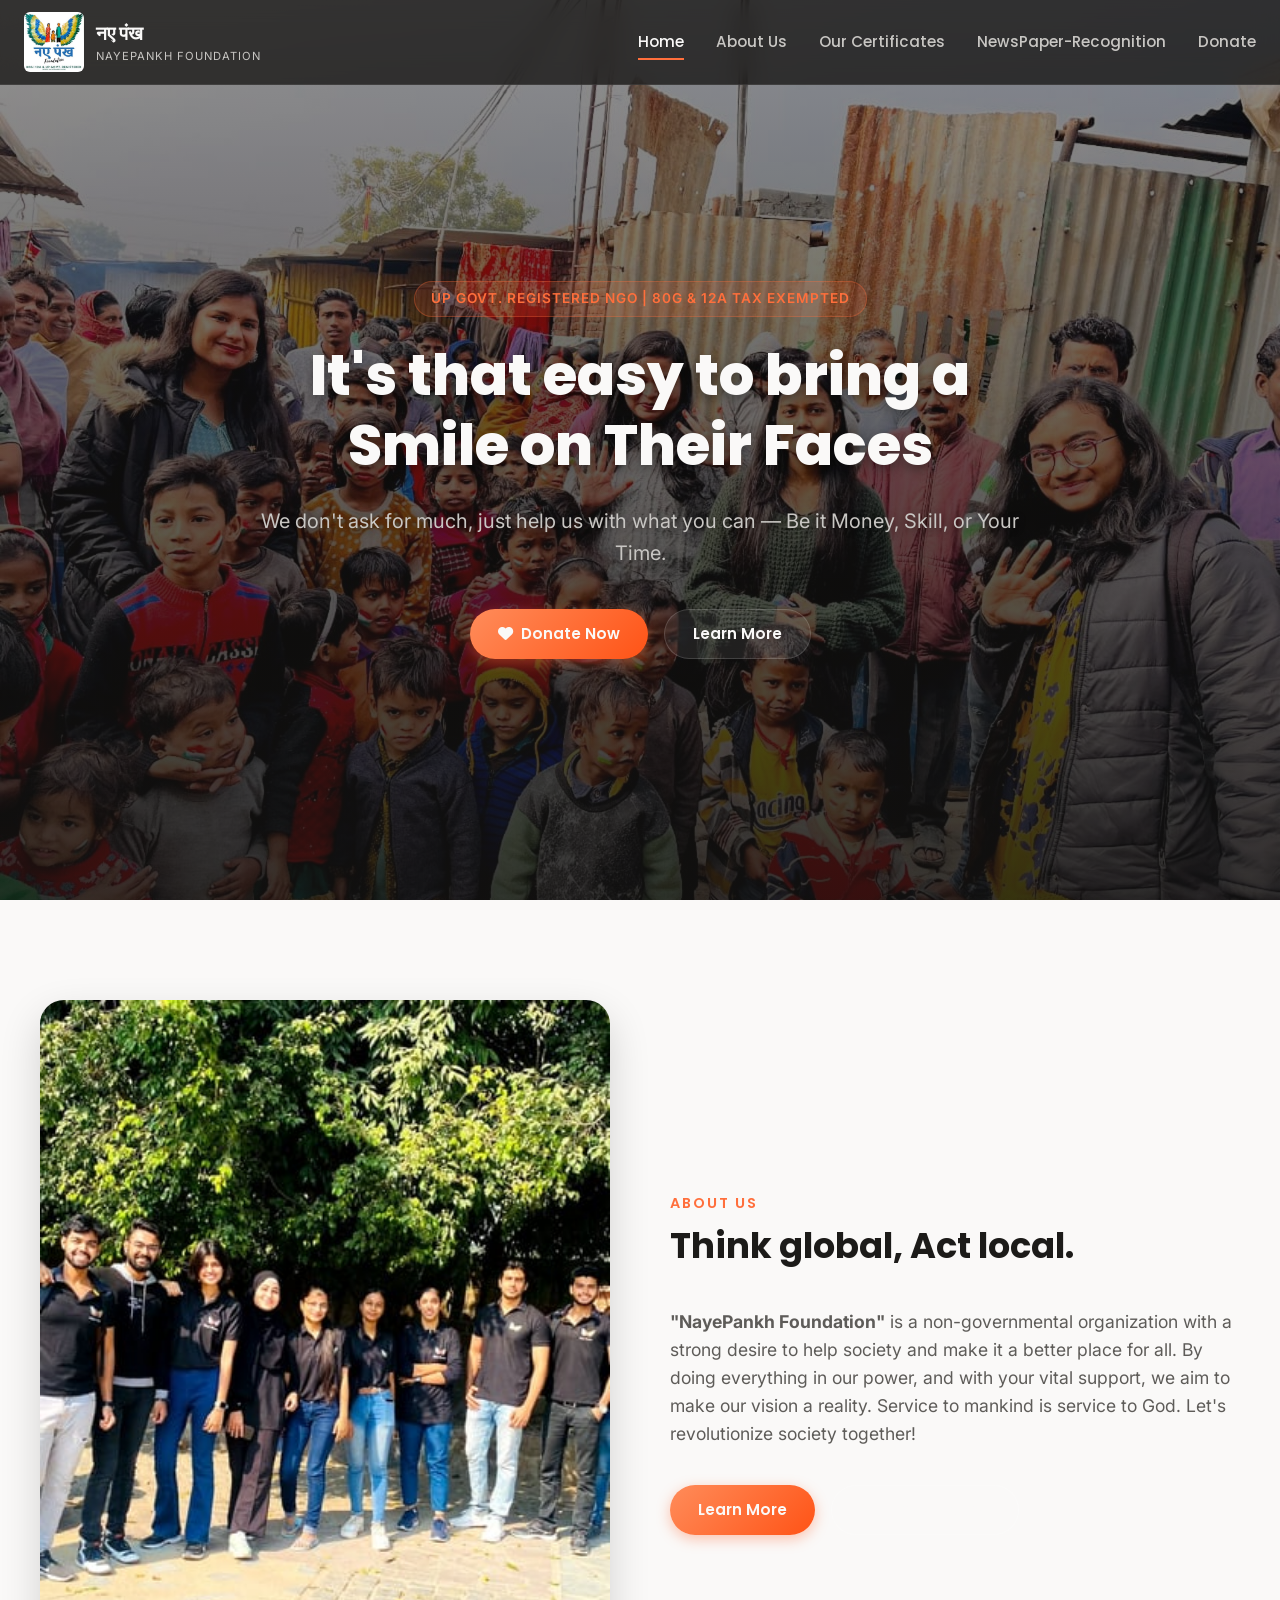
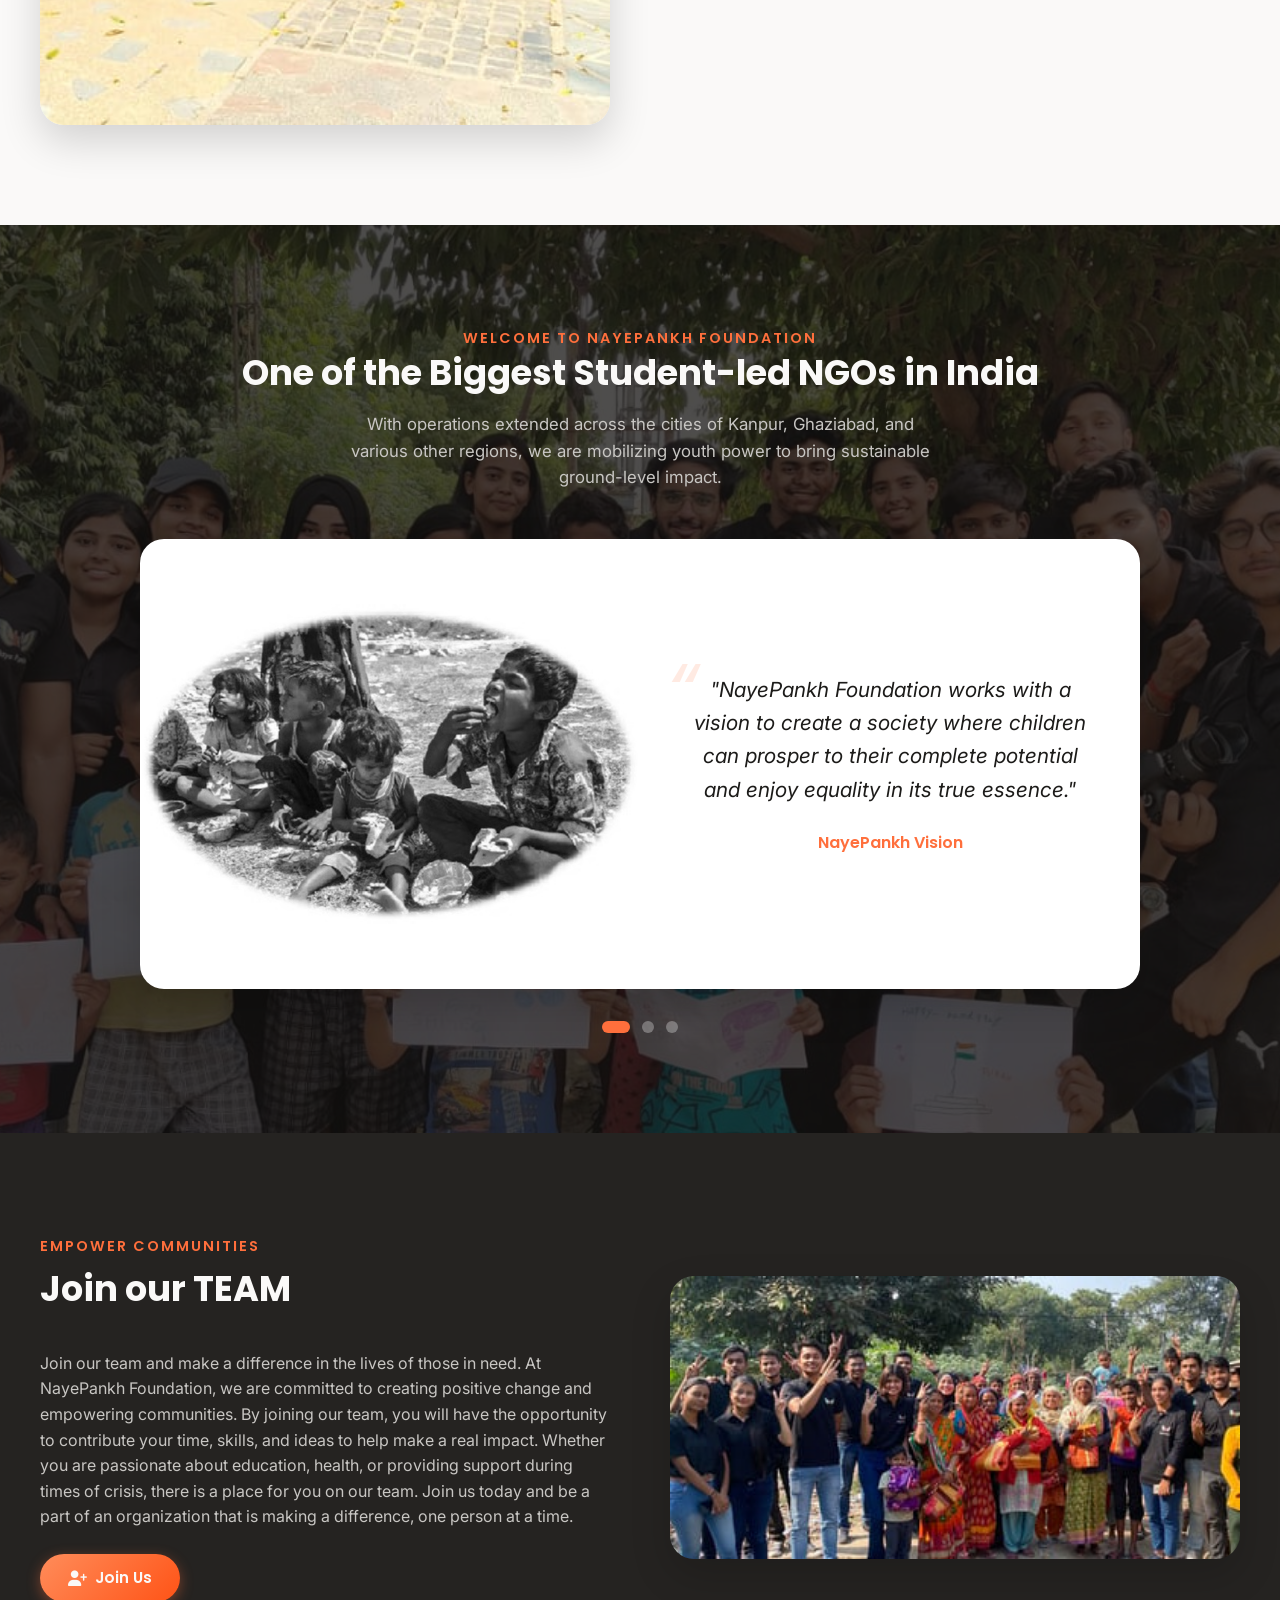
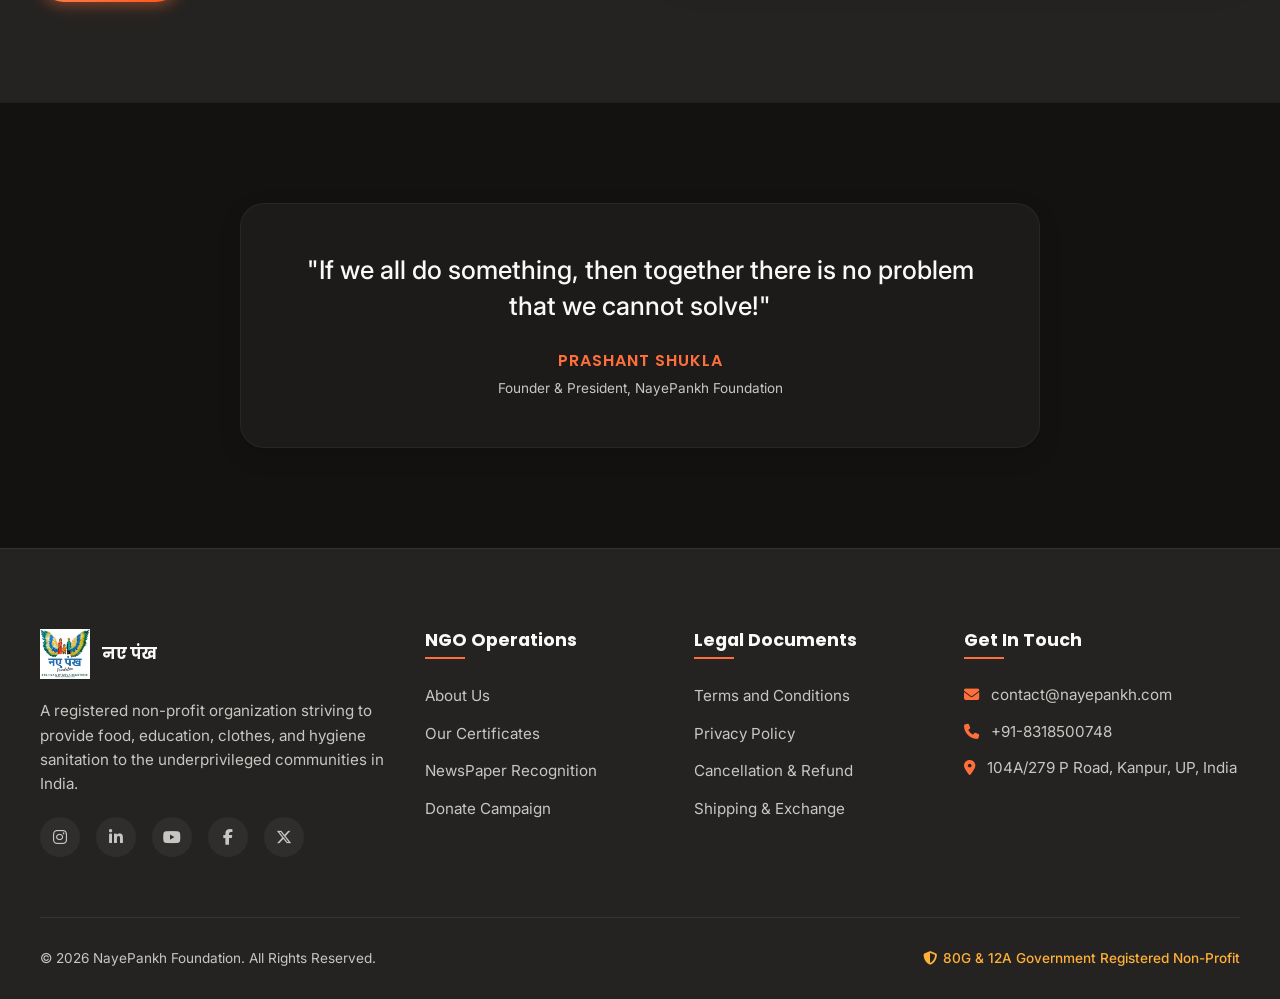
<file: index.html>
<!DOCTYPE html>
<html lang="en">

<head>
  <meta charset="utf-8">
  <meta name="viewport" content="width=device-width, initial-scale=1.0">
  <title>NayePankh Foundation | GOVT. REG. NGO | Uplifting Underprivileged People</title>
  <meta name="description"
    content="NayePankh Foundation is a UP Government registered NGO and one of the biggest student organizations in India. We have helped over 2 lakh underprivileged people by providing free food, sanitary pads, clothes, and education.">

  <!-- Favicons -->
  <link rel="icon" size="16x16" href="assets/logo-AVLW2LLWZkI8v845.png">
  <link rel="icon" size="32x32" href="assets/logo-AVLW2LLWZkI8v845.png">
  <link rel="icon" size="192x192" href="assets/logo-AVLW2LLWZkI8v845.png">
  <link rel="apple-touch-icon" href="assets/logo-AVLW2LLWZkI8v845.png">

  <!-- Stylesheets -->
  <link rel="stylesheet" href="styles.css">
  <link rel="stylesheet" href="https://cdnjs.cloudflare.com/ajax/libs/font-awesome/6.7.2/css/all.min.css">
</head>

<body>

  <!-- Sticky Glassmorphism Header -->
  <header class="main-header" id="header">
    <div class="nav-container">
      <a href="index.html" class="logo-link">
        <img src="assets/logo-AVLW2LLWZkI8v845.png" alt="NayePankh Foundation Logo" class="logo-img">
        <div class="logo-info">
          <span class="logo-title">नए पंख</span>
          <span class="logo-subtitle">NayePankh Foundation</span>
        </div>
      </a>

      <button class="mobile-menu-btn" id="mobile-toggle" aria-label="Toggle Navigation Menu">
        <i class="fa-solid fa-bars"></i>
      </button>

      <nav>
        <ul class="nav-menu" id="nav-menu">
          <li class="nav-item active"><a href="index.html">Home</a></li>
          <li class="nav-item"><a href="about-us.html">About Us</a></li>
          <li class="nav-item"><a href="our-certificates.html">Our Certificates</a></li>
          <li class="nav-item"><a href="newspaper-recognition.html">NewsPaper-Recognition</a></li>
          <li class="nav-item"><a href="donate.html">Donate</a></li>
        </ul>
      </nav>
    </div>
  </header>

  <!-- Hero Section with Legibility Overlay -->
  <section class="hero-banner"
    style="background-image: url('assets/whatsapp-image-2023-02-05-at-9.13.05-am-AzGEo7LOeZi2gn9v.jpeg');">
    <div class="hero-overlay"></div>
    <div class="hero-content">
      <div class="hero-badge">UP Govt. Registered NGO | 80G & 12A Tax Exempted</div>
      <h1 class="hero-title">It's that easy to bring a Smile on Their Faces</h1>
      <p class="hero-subtitle">We don't ask for much, just help us with what you can — Be it Money, Skill, or Your Time.
      </p>
      <div class="hero-actions">
        <a href="donate.html" class="btn btn-primary"><i class="fa-solid fa-heart"></i> Donate Now</a>
        <a href="about-us.html" class="btn btn-secondary">Learn More</a>
      </div>
    </div>
  </section>

  <!-- About Us Section -->
  <section class="section section-light">
    <div class="section-container">
      <div class="split-layout">
        <div class="about-image-wrapper">
          <img src="assets/1-YD0yJ4erqEIN3ZWV.jpeg" alt="Underprivileged children smiling" class="about-image">
        </div>
        <div class="about-details">
          <div>
            <span class="section-subtitle">About Us</span>
            <h2 class="section-title" style="margin-top: 8px;">Think global, Act local.</h2>
          </div>
          <p class="about-text">
            <strong>"NayePankh Foundation"</strong> is a non-governmental organization with a strong desire to help
            society and make it a better place for all. By doing everything in our power, and with your vital support,
            we aim to make our vision a reality. Service to mankind is service to God. Let's revolutionize society
            together!
          </p>
          <div class="about-buttons">
            <a href="about-us.html" class="btn btn-primary">Learn More</a>
            <a href="our-certificates.html" class="btn btn-secondary">Our Certificates</a>
          </div>
        </div>
      </div>
    </div>
  </section>

  <!-- Welcome / Stats & Slideshow Carousel Section -->
  <section class="carousel-section"
    style="background-image: url('assets/whatsapp-image-2023-01-31-at-9.40.45-pm-dWxpDb2pNbCaxERZ.jpeg');">
    <div class="carousel-overlay"></div>
    <div class="carousel-container">
      <div class="section-header" style="position: relative; z-index: 2; margin-bottom: 48px;">
        <span class="section-subtitle">Welcome to NayePankh Foundation</span>
        <h2 class="section-title">One of the Biggest Student-led NGOs in India</h2>
        <p class="section-description">
          With operations extended across the cities of Kanpur, Ghaziabad, and various other regions, we are mobilizing
          youth power to bring sustainable ground-level impact.
        </p>
      </div>

      <!-- Clean Interactive Slider -->
      <div class="carousel-slide" id="carousel-slide">
        <!-- <div class="carousel-img-side" id="carousel-img"
          style="background-image: url('assets/nyomtatott-184780375-AVLW214Gz2IpXNn4.jpg');"></div> -->
          <div class="carousel-img-side" id="carousel-img"
  style="background-image: url('assets/hunger-relief.jpg');">
</div>
        <div class="carousel-content-side">
          <blockquote class="carousel-quote" id="carousel-quote">
            "NayePankh Foundation works with a vision to create a society where children can prosper to their complete
            potential and enjoy equality in its true essence."
          </blockquote>
          <span class="carousel-author">NayePankh Vision</span>
        </div>
      </div>

      <!-- Dots Controls -->
      <div class="carousel-nav">
        <button class="carousel-dot active" onclick="setSlide(0)" aria-label="Slide 1"></button>
        <button class="carousel-dot" onclick="setSlide(1)" aria-label="Slide 2"></button>
        <button class="carousel-dot" onclick="setSlide(2)" aria-label="Slide 3"></button>
      </div>
    </div>
  </section>

  <!-- Join Our Team Section -->
  <section class="section section-dark-alt">
    <div class="section-container">
      <div class="split-layout">
        <div class="about-details">
          <div>
            <span class="section-subtitle">Empower Communities</span>
            <h2 class="section-title" style="margin-top: 8px;">Join our TEAM</h2>
          </div>
          <p class="about-text" style="font-size: 1rem;">
            Join our team and make a difference in the lives of those in need. At NayePankh Foundation, we are committed
            to creating positive change and empowering communities. By joining our team, you will have the opportunity
            to contribute your time, skills, and ideas to help make a real impact. Whether you are passionate about
            education, health, or providing support during times of crisis, there is a place for you on our team. Join
            us today and be a part of an organization that is making a difference, one person at a time.
          </p>
          <div>
            <a href="contact-us.html?subject=volunteer" class="btn btn-primary"><i class="fa-solid fa-user-plus"></i>
              Join Us</a>
          </div>
        </div>
        <div class="about-image-wrapper">
          <img src="assets/whatsapp-image-2023-02-15-at-9.17.30-pm-AVLPXr08jETq2nyv.jpeg"
            alt="NayePankh Volunteers standing outside in a line" class="about-image">
        </div>
      </div>
    </div>
  </section>

  <!-- Founder Testimonial & Tax Exemption Notice -->
  <section class="section section-dark" style="border-top: 1px solid rgba(255,255,255,0.05);">
    <div class="section-container">
      <div class="testimonial-card">
        <p class="testimonial-quote">"If we all do something, then together there is no problem that we cannot solve!"
        </p>
        <div class="testimonial-author">Prashant Shukla</div>
        <div class="testimonial-role">Founder & President, NayePankh Foundation</div>
      </div>
    </div>
  </section>

  <!-- Premium Footer -->
  <footer class="main-footer">
    <div class="footer-top">
      <div class="footer-brand">
        <div class="footer-brand-logo">
          <img src="assets/logo-AVLW2LLWZkI8v845.png" alt="NayePankh Foundation Logo">
          <h4 style="margin: 0; padding: 0; border: none;"> नए पंख</h4>
        </div>
        <p>A registered non-profit organization striving to provide food, education, clothes, and hygiene sanitation to
          the underprivileged communities in India.</p>
        <div class="footer-socials">
          <a href="http://www.instagram.com/nayepankhfoundation" class="footer-social-icon instagram"
            aria-label="Instagram"><i class="fa-brands fa-instagram"></i></a>
          <a href="https://www.linkedin.com/company/nayepankh" class="footer-social-icon linkedin"
            aria-label="LinkedIn"><i class="fa-brands fa-linkedin-in"></i></a>
          <a href="https://www.youtube.com/@nayepankhfoundation" class="footer-social-icon youtube"
            aria-label="YouTube"><i class="fa-brands fa-youtube"></i></a>
          <a href="http://www.facebook.com/nayepankhfoundation" class="footer-social-icon facebook"
            aria-label="Facebook"><i class="fa-brands fa-facebook-f"></i></a>
          <a href="https://twitter.com/nayepankh"
          class="footer-social-icon twitter" aria-label="X">
          <i class="fa-brands fa-x-twitter"></i></a>
        </div>
      </div>

      <div class="footer-column">
        <h4>NGO Operations</h4>
        <ul class="footer-links">
          <li><a href="about-us.html">About Us</a></li>
          <li><a href="our-certificates.html">Our Certificates</a></li>
          <li><a href="newspaper-recognition.html">NewsPaper Recognition</a></li>
          <li><a href="donate.html">Donate Campaign</a></li>
        </ul>
      </div>

      <div class="footer-column">
        <h4>Legal Documents</h4>
        <ul class="footer-links">
          <li><a href="terms-and-conditions.html">Terms and Conditions</a></li>
          <li><a href="privacy-policy.html">Privacy Policy</a></li>
          <li><a href="cancellation-and-refund.html">Cancellation & Refund</a></li>
          <li><a href="shipping-and-exchange-policy.html">Shipping & Exchange</a></li>
        </ul>
      </div>

      <div class="footer-column">
        <h4>Get In Touch</h4>
        <ul class="footer-links" style="color: var(--text-light-muted); font-size: 0.95rem;">
          <li><i class="fa-solid fa-envelope" style="color: var(--primary); margin-right: 8px;"></i> <a
              href="mailto:contact@nayepankh.com">contact@nayepankh.com</a></li>
          <li><i class="fa-solid fa-phone" style="color: var(--primary); margin-right: 8px;"></i> +91-8318500748</li>
          <li><i class="fa-solid fa-location-dot" style="color: var(--primary); margin-right: 8px;"></i> 104A/279 P
            Road, Kanpur, UP, India</li>
        </ul>
      </div>
    </div>

    <div class="footer-bottom">
      <div class="footer-copyright">
        &copy; 2026 NayePankh Foundation. All Rights Reserved.
      </div>
      <div class="footer-tax-info">
        <i class="fa-solid fa-shield-halved"></i> 80G & 12A Government Registered Non-Profit
      </div>
    </div>
  </footer>

  <!-- Simple Carousel Script -->
  <script>
    const slidesData = [
  {
    img: 'assets/hunger-relief.jpg',
    quote: 'Distributing warm clothes and daily hot nutritious meals to hundreds of families to fight extreme poverty and hunger in local communities.',
    author: 'Hunger Relief'
  },
  {
    img: 'assets/community-service.jpg',
    quote: 'NayePankh Foundation promotes the culture of kindness and wants to instill the sense of giving back to society amongst modern youth.',
    author: 'Community Service'
  },
  {
    img: 'assets/sanitary-drive.jpg',
    quote: 'NayePankh Foundation works with a vision to create a society where children can prosper to their complete potential and enjoy equality in its true essence.',
    author: 'NayePankh Vision'
  }
];

    let currentSlide = 0;
    const carouselImg = document.getElementById('carousel-img');
    const carouselQuote = document.getElementById('carousel-quote');
    const carouselAuthor = document.querySelector('.carousel-author');
    const dots = document.querySelectorAll('.carousel-dot');

    function setSlide(index) {
      currentSlide = index;

      // Fade out effect
      const slideEl = document.getElementById('carousel-slide');
      slideEl.classList.add('animating');

      setTimeout(() => {
        carouselImg.style.backgroundImage = `url('${slidesData[index].img}')`;
        carouselQuote.innerHTML = `"${slidesData[index].quote}"`;
        carouselAuthor.innerHTML = slidesData[index].author;

        dots.forEach((dot, dIdx) => {
          if (dIdx === index) {
            dot.classList.add('active');
          } else {
            dot.classList.remove('active');
          }
        });

        slideEl.classList.remove('animating');
      }, 200);
    }

    // Auto rotate every 5 seconds
    setInterval(() => {
      let next = (currentSlide + 1) % slidesData.length;
      setSlide(next);
    }, 5000);

    // Header transparency on scroll
    window.addEventListener('scroll', () => {
      const header = document.getElementById('header');
      if (window.scrollY > 50) {
        header.classList.add('scrolled');
      } else {
        header.classList.remove('scrolled');
      }
    });

    // Mobile Navigation Toggle
    const mobileToggle = document.getElementById('mobile-toggle');
    const navMenu = document.getElementById('nav-menu');
    mobileToggle.addEventListener('click', () => {
      if (navMenu.style.display === 'flex') {
        navMenu.style.display = 'none';
      } else {
        navMenu.style.display = 'flex';
        navMenu.style.flexDirection = 'column';
        navMenu.style.position = 'absolute';
        navMenu.style.top = '100%';
        navMenu.style.left = '0';
        navMenu.style.width = '100%';
        navMenu.style.background = 'rgba(19, 18, 17, 0.95)';
        navMenu.style.padding = '20px';
        navMenu.style.borderBottom = '1px solid rgba(255,255,255,0.08)';
      }
    });
  </script>
</body>

</html>
</file>
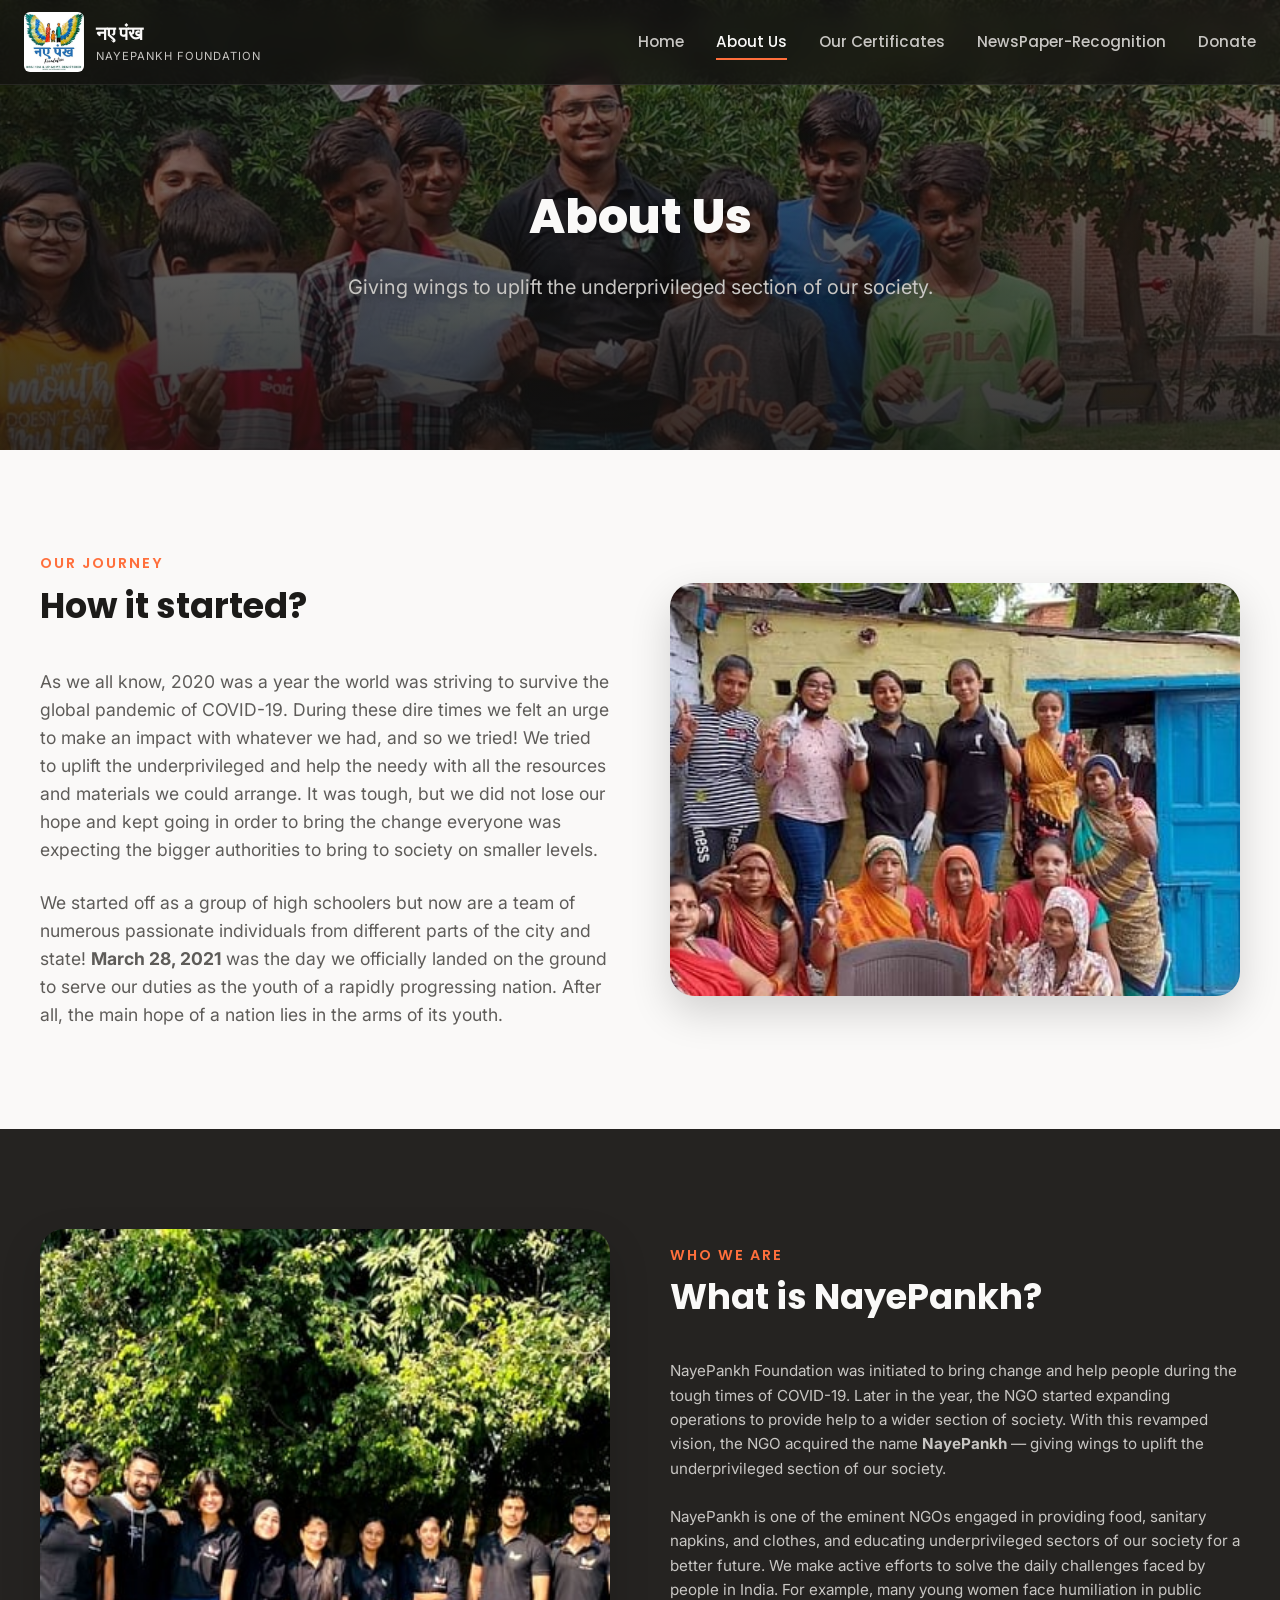
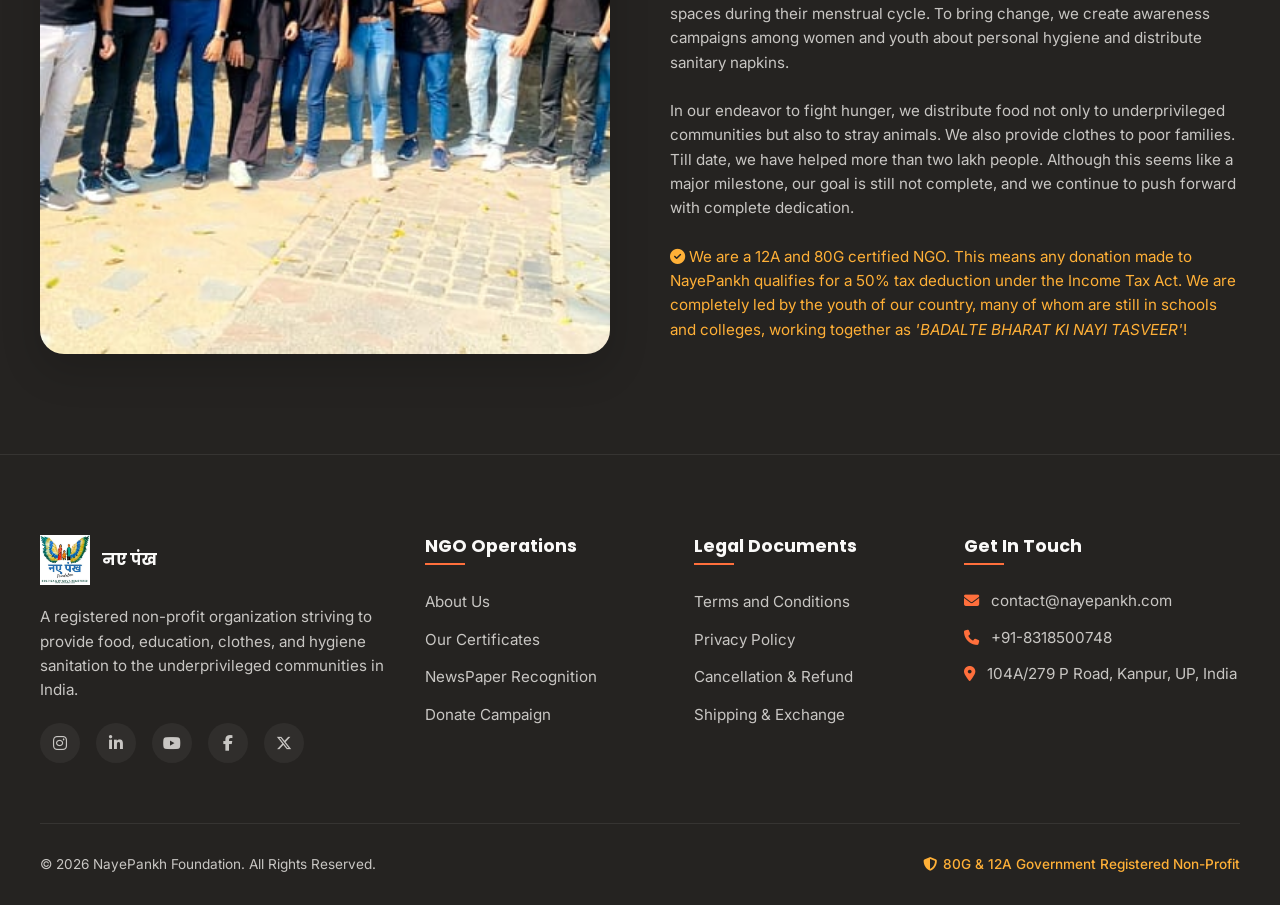
<file: about-us.html>
<!DOCTYPE html>
<html lang="en">
<head>
  <meta charset="utf-8">
  <meta name="viewport" content="width=device-width, initial-scale=1.0">
  <title>About Us | NayePankh Foundation | GOVT. REG. NGO</title>
  <meta name="description" content="Learn about NayePankh Foundation's journey, how we started during COVID-19, and our mission to fight hunger, promote hygiene, and provide education.">
  
  <!-- Favicons -->
  <link rel="icon" size="16x16" href="assets/logo-AVLW2LLWZkI8v845.png">
  <link rel="icon" size="32x32" href="assets/logo-AVLW2LLWZkI8v845.png">
  <link rel="icon" size="192x192" href="assets/logo-AVLW2LLWZkI8v845.png">
  <link rel="apple-touch-icon" href="assets/logo-AVLW2LLWZkI8v845.png">
  
  <!-- Stylesheets -->
  <link rel="stylesheet" href="styles.css">
  <link rel="stylesheet" href="https://cdnjs.cloudflare.com/ajax/libs/font-awesome/6.7.2/css/all.min.css">
</head>
<body>

  <!-- Sticky Glassmorphism Header -->
  <header class="main-header" id="header">
    <div class="nav-container">
      <a href="index.html" class="logo-link">
        <img src="assets/logo-AVLW2LLWZkI8v845.png" alt="NayePankh Foundation Logo" class="logo-img">
        <div class="logo-info">
          <span class="logo-title">नए पंख</span>
          <span class="logo-subtitle">NayePankh Foundation</span>
        </div>
      </a>
      
      <button class="mobile-menu-btn" id="mobile-toggle" aria-label="Toggle Navigation Menu">
        <i class="fa-solid fa-bars"></i>
      </button>
      
      <nav>
        <ul class="nav-menu" id="nav-menu">
          <li class="nav-item"><a href="index.html">Home</a></li>
          <li class="nav-item active"><a href="about-us.html">About Us</a></li>
          <li class="nav-item"><a href="our-certificates.html">Our Certificates</a></li>
          <li class="nav-item"><a href="newspaper-recognition.html">NewsPaper-Recognition</a></li>
          <li class="nav-item"><a href="donate.html">Donate</a></li>
        </ul>
      </nav>
    </div>
  </header>

  <!-- Hero Section -->
  <section class="hero-banner" style="background-image: url('assets/whatsapp-image-2023-02-05-at-9.13.06-am-mp8eQ9De2eHjvE3j.jpeg'); min-height: 50vh; padding: 160px 24px 80px;">
    <div class="hero-overlay"></div>
    <div class="hero-content">
      <h1 class="hero-title" style="font-size: 3rem;">About Us</h1>
      <p class="hero-subtitle">Giving wings to uplift the underprivileged section of our society.</p>
    </div>
  </section>

  <!-- Story & History Section (Split Layout) -->
  <section class="section section-light">
    <div class="section-container">
      <div class="split-layout">
        <div class="about-details">
          <div>
            <span class="section-subtitle">Our Journey</span>
            <h2 class="section-title" style="margin-top: 8px;">How it started?</h2>
          </div>
          <p class="about-text">
            As we all know, 2020 was a year the world was striving to survive the global pandemic of COVID-19. During these dire times we felt an urge to make an impact with whatever we had, and so we tried! We tried to uplift the underprivileged and help the needy with all the resources and materials we could arrange. It was tough, but we did not lose our hope and kept going in order to bring the change everyone was expecting the bigger authorities to bring to society on smaller levels. 
          </p>
          <p class="about-text">
            We started off as a group of high schoolers but now are a team of numerous passionate individuals from different parts of the city and state! <strong>March 28, 2021</strong> was the day we officially landed on the ground to serve our duties as the youth of a rapidly progressing nation. After all, the main hope of a nation lies in the arms of its youth.
          </p>
        </div>
        <div class="about-image-wrapper">
          <img src="assets/img-20210530-wa0251_1622926825-mP4ZLjyn3ecJBJrR.jpg" alt="NayePankh on-ground food distribution" class="about-image">
        </div>
      </div>
    </div>
  </section>

  <!-- Mission & Vision Section (Dark Accent Background) -->
  <section class="section section-dark-alt">
    <div class="section-container">
      <div class="split-layout">
        <div class="about-image-wrapper">
          <img src="assets/1-YD0yJ4erqEIN3ZWV.jpeg" alt="Children smiling" class="about-image">
        </div>
        <div class="about-details">
          <div>
            <span class="section-subtitle">Who We Are</span>
            <h2 class="section-title" style="margin-top: 8px;">What is NayePankh?</h2>
          </div>
          <p class="about-text" style="font-size: 0.95rem;">
            NayePankh Foundation was initiated to bring change and help people during the tough times of COVID-19. Later in the year, the NGO started expanding operations to provide help to a wider section of society. With this revamped vision, the NGO acquired the name <strong>NayePankh</strong> — giving wings to uplift the underprivileged section of our society. 
          </p>
          <p class="about-text" style="font-size: 0.95rem;">
            NayePankh is one of the eminent NGOs engaged in providing food, sanitary napkins, and clothes, and educating underprivileged sectors of our society for a better future. We make active efforts to solve the daily challenges faced by people in India. For example, many young women face humiliation in public spaces during their menstrual cycle. To bring change, we create awareness campaigns among women and youth about personal hygiene and distribute sanitary napkins.
          </p>
          <p class="about-text" style="font-size: 0.95rem;">
            In our endeavor to fight hunger, we distribute food not only to underprivileged communities but also to stray animals. We also provide clothes to poor families. Till date, we have helped more than two lakh people. Although this seems like a major milestone, our goal is still not complete, and we continue to push forward with complete dedication. 
          </p>
          <p class="about-text" style="font-size: 0.95rem; color: var(--secondary);">
            <i class="fa-solid fa-circle-check"></i> We are a 12A and 80G certified NGO. This means any donation made to NayePankh qualifies for a 50% tax deduction under the Income Tax Act. We are completely led by the youth of our country, many of whom are still in schools and colleges, working together as <em>'BADALTE BHARAT KI NAYI TASVEER'</em>!
          </p>
        </div>
      </div>
    </div>
  </section>

  <!-- Premium Footer -->
  <footer class="main-footer">
    <div class="footer-top">
      <div class="footer-brand">
        <div class="footer-brand-logo">
          <img src="assets/logo-AVLW2LLWZkI8v845.png" alt="NayePankh Foundation Logo">
          <h4 style="margin: 0; padding: 0; border: none;"> नए पंख</h4>
        </div>
        <p>A registered non-profit organization striving to provide food, education, clothes, and hygiene sanitation to the underprivileged communities in India.</p>
        <div class="footer-socials">
          <a href="https://www.instagram.com/nayepankhfoundation" class="footer-social-icon instagram" aria-label="Instagram"><i class="fa-brands fa-instagram"></i></a>
          <a href="https://www.linkedin.com/company/nayepankh" class="footer-social-icon linkedin" aria-label="LinkedIn"><i class="fa-brands fa-linkedin-in"></i></a>
          <a href="https://www.youtube.com/@nayepankhfoundation" class="footer-social-icon youtube" aria-label="YouTube"><i class="fa-brands fa-youtube"></i></a>
          <a href="https://www.facebook.com/nayepankhfoundation" class="footer-social-icon facebook" aria-label="Facebook"><i class="fa-brands fa-facebook-f"></i></a>
          <a href="https://twitter.com/nayepankh"
          class="footer-social-icon twitter" aria-label="X">
          <i class="fa-brands fa-x-twitter"></i></a>
        </div>
      </div>
      
      <div class="footer-column">
        <h4>NGO Operations</h4>
        <ul class="footer-links">
          <li><a href="about-us.html">About Us</a></li>
          <li><a href="our-certificates.html">Our Certificates</a></li>
          <li><a href="newspaper-recognition.html">NewsPaper Recognition</a></li>
          <li><a href="donate.html">Donate Campaign</a></li>
        </ul>
      </div>

      <div class="footer-column">
        <h4>Legal Documents</h4>
        <ul class="footer-links">
          <li><a href="terms-and-conditions.html">Terms and Conditions</a></li>
          <li><a href="privacy-policy.html">Privacy Policy</a></li>
          <li><a href="cancellation-and-refund.html">Cancellation & Refund</a></li>
          <li><a href="shipping-and-exchange-policy.html">Shipping & Exchange</a></li>
        </ul>
      </div>

      <div class="footer-column">
        <h4>Get In Touch</h4>
        <ul class="footer-links" style="color: var(--text-light-muted); font-size: 0.95rem;">
          <li><i class="fa-solid fa-envelope" style="color: var(--primary); margin-right: 8px;"></i> <a href="mailto:contact@nayepankh.com">contact@nayepankh.com</a></li>
          <li><i class="fa-solid fa-phone" style="color: var(--primary); margin-right: 8px;"></i> +91-8318500748</li>
          <li><i class="fa-solid fa-location-dot" style="color: var(--primary); margin-right: 8px;"></i> 104A/279 P Road, Kanpur, UP, India</li>
        </ul>
      </div>
    </div>
    
    <div class="footer-bottom">
      <div class="footer-copyright">
        &copy; 2026 NayePankh Foundation. All Rights Reserved.
      </div>
      <div class="footer-tax-info">
        <i class="fa-solid fa-shield-halved"></i> 80G & 12A Government Registered Non-Profit
      </div>
    </div>
  </footer>

  <script>
    // Header transparency on scroll
    window.addEventListener('scroll', () => {
      const header = document.getElementById('header');
      if (window.scrollY > 50) {
        header.classList.add('scrolled');
      } else {
        header.classList.remove('scrolled');
      }
    });

    // Mobile Navigation Toggle
    const mobileToggle = document.getElementById('mobile-toggle');
    const navMenu = document.getElementById('nav-menu');
    mobileToggle.addEventListener('click', () => {
      if (navMenu.style.display === 'flex') {
        navMenu.style.display = 'none';
      } else {
        navMenu.style.display = 'flex';
        navMenu.style.flexDirection = 'column';
        navMenu.style.position = 'absolute';
        navMenu.style.top = '100%';
        navMenu.style.left = '0';
        navMenu.style.width = '100%';
        navMenu.style.background = 'rgba(19, 18, 17, 0.95)';
        navMenu.style.padding = '20px';
        navMenu.style.borderBottom = '1px solid rgba(255,255,255,0.08)';
      }
    });
  </script>
</body>
</html>
</file>
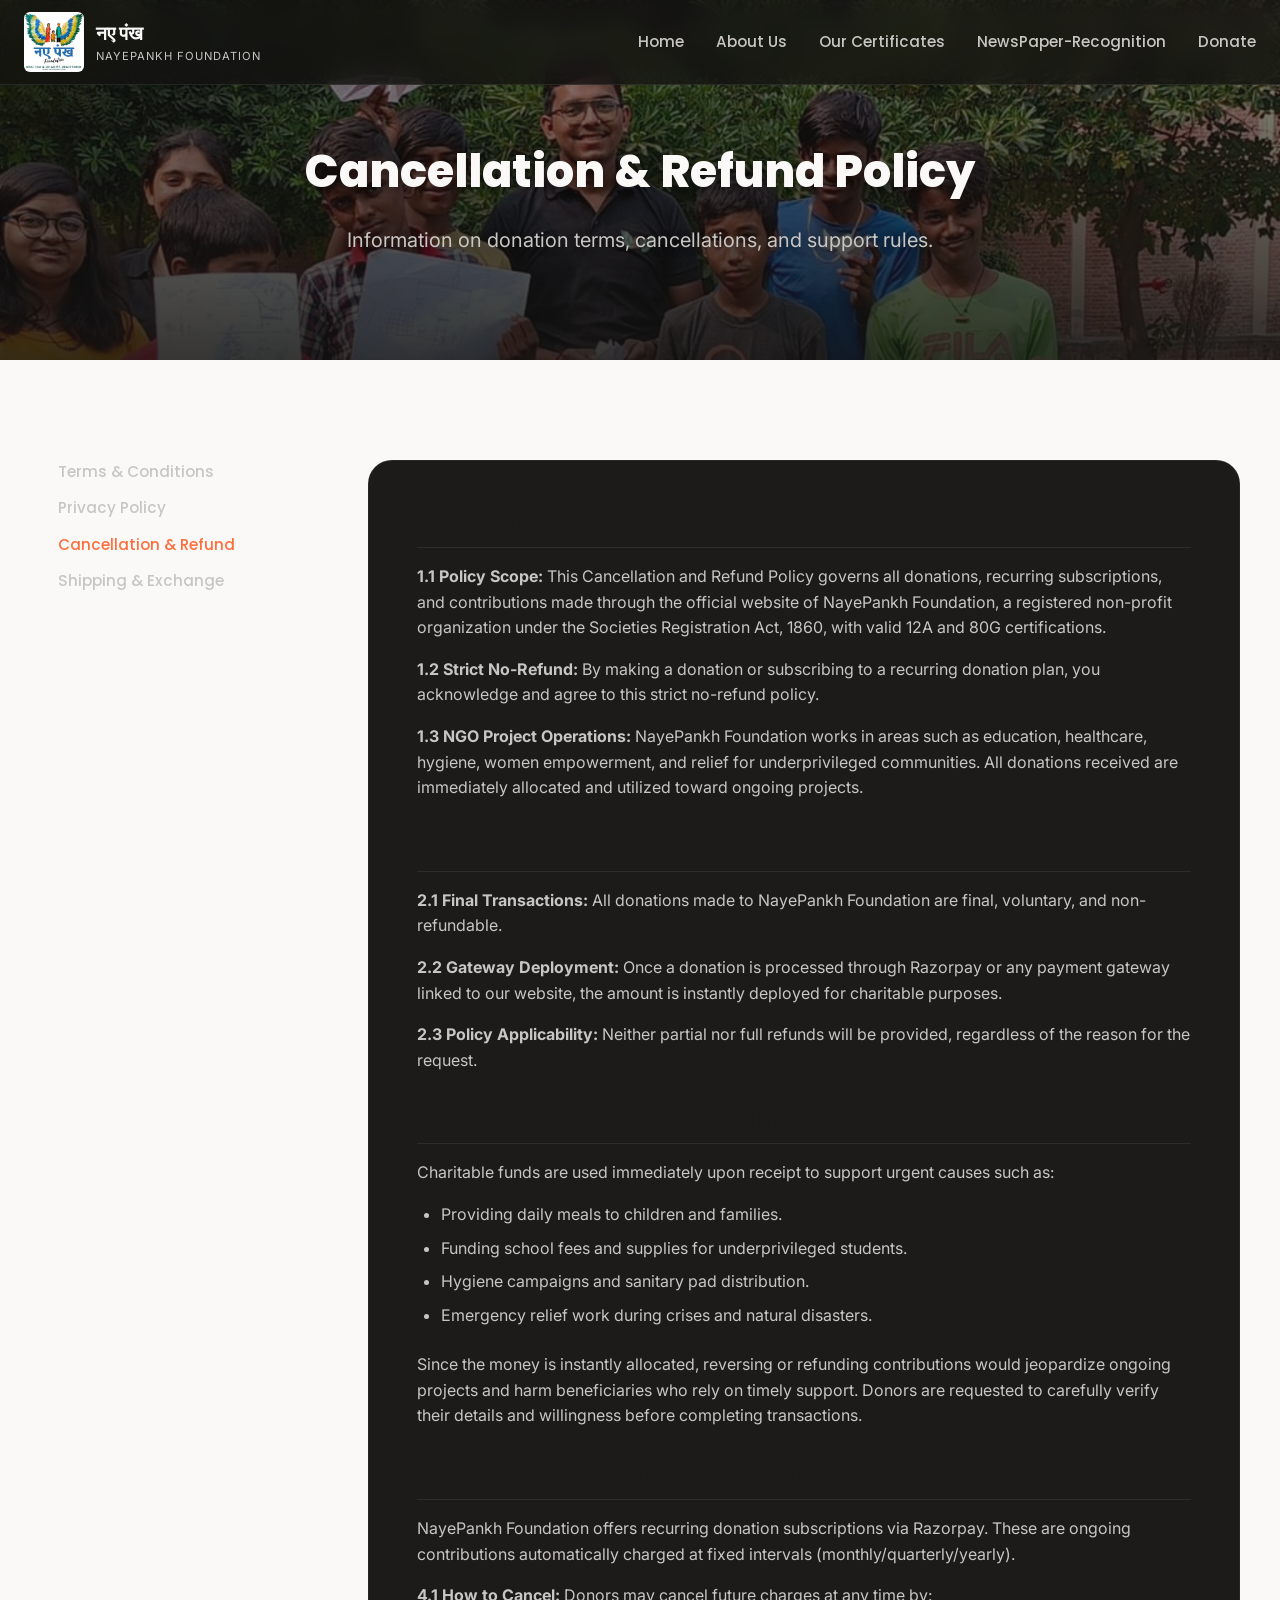
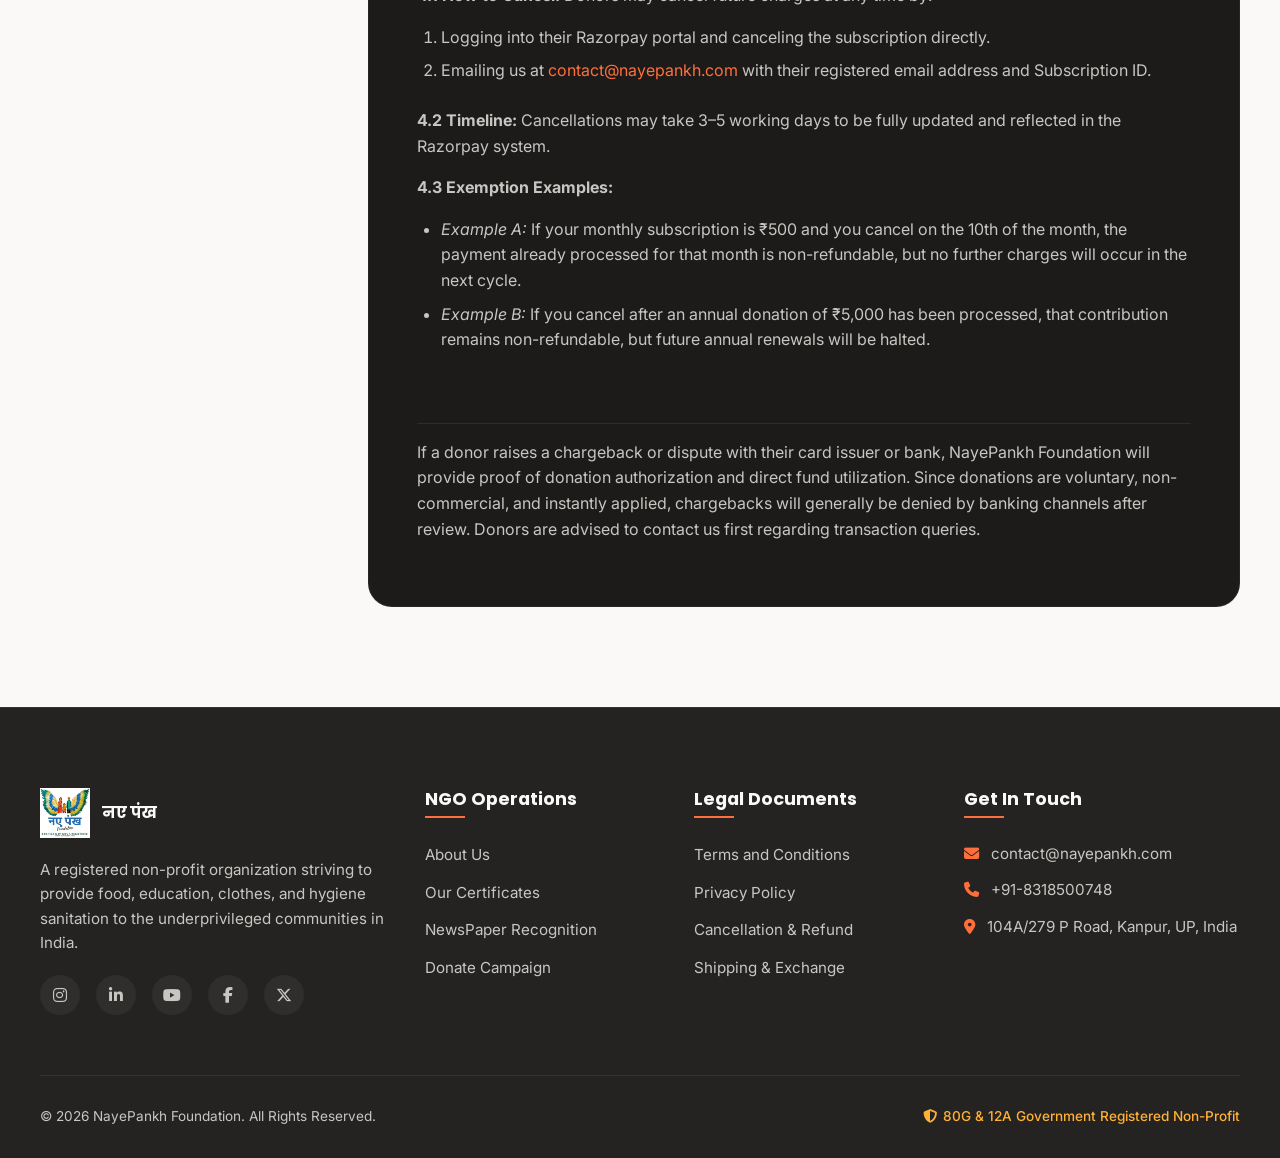
<file: cancellation-and-refund.html>
<!DOCTYPE html>
<html lang="en">
<head>
  <meta charset="utf-8">
  <meta name="viewport" content="width=device-width, initial-scale=1.0">
  <title>Cancellation and Refund | NayePankh Foundation | GOVT. REG. NGO</title>
  <meta name="description" content="Read the Cancellation and Refund Policy for NayePankh Foundation regarding one-time and recurring donations.">
  
  <!-- Favicons -->
  <link rel="icon" size="16x16" href="assets/logo-AVLW2LLWZkI8v845.png">
  <link rel="icon" size="32x32" href="assets/logo-AVLW2LLWZkI8v845.png">
  <link rel="icon" size="192x192" href="assets/logo-AVLW2LLWZkI8v845.png">
  <link rel="apple-touch-icon" href="assets/logo-AVLW2LLWZkI8v845.png">
  
  <!-- Stylesheets -->
  <link rel="stylesheet" href="styles.css">
  <link rel="stylesheet" href="https://cdnjs.cloudflare.com/ajax/libs/font-awesome/6.7.2/css/all.min.css">
</head>
<body>

  <!-- Sticky Glassmorphism Header -->
  <header class="main-header" id="header">
    <div class="nav-container">
      <a href="index.html" class="logo-link">
        <img src="assets/logo-AVLW2LLWZkI8v845.png" alt="NayePankh Foundation Logo" class="logo-img">
        <div class="logo-info">
          <span class="logo-title">नए पंख</span>
          <span class="logo-subtitle">NayePankh Foundation</span>
        </div>
      </a>
      
      <button class="mobile-menu-btn" id="mobile-toggle" aria-label="Toggle Navigation Menu">
        <i class="fa-solid fa-bars"></i>
      </button>
      
      <nav>
        <ul class="nav-menu" id="nav-menu">
          <li class="nav-item"><a href="index.html">Home</a></li>
          <li class="nav-item"><a href="about-us.html">About Us</a></li>
          <li class="nav-item"><a href="our-certificates.html">Our Certificates</a></li>
          <li class="nav-item"><a href="newspaper-recognition.html">NewsPaper-Recognition</a></li>
          <li class="nav-item"><a href="donate.html">Donate</a></li>
        </ul>
      </nav>
    </div>
  </header>

  <!-- Hero Section -->
  <section class="hero-banner" style="background-image: url('assets/whatsapp-image-2023-02-05-at-9.13.06-am-mp8eQ9De2eHjvE3j.jpeg'); min-height: 40vh; padding: 140px 24px 60px;">
    <div class="hero-overlay"></div>
    <div class="hero-content">
      <h1 class="hero-title" style="font-size: 2.8rem;">Cancellation & Refund Policy</h1>
      <p class="hero-subtitle">Information on donation terms, cancellations, and support rules.</p>
    </div>
  </section>

  <!-- Legal Policy Sidebar Layout -->
  <section class="section section-light">
    <div class="section-container">
      <div class="legal-layout">
        
        <!-- Sidebar Navigation -->
        <aside class="legal-sidebar">
          <ul class="legal-menu">
            <li class="legal-menu-item"><a href="terms-and-conditions.html">Terms & Conditions</a></li>
            <li class="legal-menu-item"><a href="privacy-policy.html">Privacy Policy</a></li>
            <li class="legal-menu-item active"><a href="cancellation-and-refund.html">Cancellation & Refund</a></li>
            <li class="legal-menu-item"><a href="shipping-and-exchange-policy.html">Shipping & Exchange</a></li>
          </ul>
        </aside>

        <!-- Main Content -->
        <article class="legal-content">
          <h2>1. Introduction</h2>
          <p><strong>1.1 Policy Scope:</strong> This Cancellation and Refund Policy governs all donations, recurring subscriptions, and contributions made through the official website of NayePankh Foundation, a registered non-profit organization under the Societies Registration Act, 1860, with valid 12A and 80G certifications.</p>
          <p><strong>1.2 Strict No-Refund:</strong> By making a donation or subscribing to a recurring donation plan, you acknowledge and agree to this strict no-refund policy.</p>
          <p><strong>1.3 NGO Project Operations:</strong> NayePankh Foundation works in areas such as education, healthcare, hygiene, women empowerment, and relief for underprivileged communities. All donations received are immediately allocated and utilized toward ongoing projects.</p>

          <h2>2. Statement of No Refund for Donations</h2>
          <p><strong>2.1 Final Transactions:</strong> All donations made to NayePankh Foundation are final, voluntary, and non-refundable.</p>
          <p><strong>2.2 Gateway Deployment:</strong> Once a donation is processed through Razorpay or any payment gateway linked to our website, the amount is instantly deployed for charitable purposes.</p>
          <p><strong>2.3 Policy Applicability:</strong> Neither partial nor full refunds will be provided, regardless of the reason for the request.</p>

          <h2>3. Why Refunds Aren't Possible</h2>
          <p>Charitable funds are used immediately upon receipt to support urgent causes such as:</p>
          <ul>
            <li>Providing daily meals to children and families.</li>
            <li>Funding school fees and supplies for underprivileged students.</li>
            <li>Hygiene campaigns and sanitary pad distribution.</li>
            <li>Emergency relief work during crises and natural disasters.</li>
          </ul>
          <p>Since the money is instantly allocated, reversing or refunding contributions would jeopardize ongoing projects and harm beneficiaries who rely on timely support. Donors are requested to carefully verify their details and willingness before completing transactions.</p>

          <h2>4. Subscription Cancellations (Step-by-Step)</h2>
          <p>NayePankh Foundation offers recurring donation subscriptions via Razorpay. These are ongoing contributions automatically charged at fixed intervals (monthly/quarterly/yearly).</p>
          <p><strong>4.1 How to Cancel:</strong> Donors may cancel future charges at any time by:</p>
          <ol>
            <li>Logging into their Razorpay portal and canceling the subscription directly.</li>
            <li>Emailing us at <a href="mailto:contact@nayepankh.com" style="color: var(--primary);">contact@nayepankh.com</a> with their registered email address and Subscription ID.</li>
          </ol>
          <p><strong>4.2 Timeline:</strong> Cancellations may take 3–5 working days to be fully updated and reflected in the Razorpay system.</p>
          <p><strong>4.3 Exemption Examples:</strong></p>
          <ul>
            <li><em>Example A:</em> If your monthly subscription is ₹500 and you cancel on the 10th of the month, the payment already processed for that month is non-refundable, but no further charges will occur in the next cycle.</li>
            <li><em>Example B:</em> If you cancel after an annual donation of ₹5,000 has been processed, that contribution remains non-refundable, but future annual renewals will be halted.</li>
          </ul>

          <h2>5. Chargebacks & Disputes</h2>
          <p>If a donor raises a chargeback or dispute with their card issuer or bank, NayePankh Foundation will provide proof of donation authorization and direct fund utilization. Since donations are voluntary, non-commercial, and instantly applied, chargebacks will generally be denied by banking channels after review. Donors are advised to contact us first regarding transaction queries.</p>
        </article>

      </div>
    </div>
  </section>

  <!-- Premium Footer -->
  <footer class="main-footer">
    <div class="footer-top">
      <div class="footer-brand">
        <div class="footer-brand-logo">
          <img src="assets/logo-AVLW2LLWZkI8v845.png" alt="NayePankh Foundation Logo">
          <h4 style="margin: 0; padding: 0; border: none;"> नए पंख</h4>
        </div>
        <p>A registered non-profit organization striving to provide food, education, clothes, and hygiene sanitation to the underprivileged communities in India.</p>
        <div class="footer-socials">
          <a href="http://www.instagram.com/nayepankhfoundation" class="footer-social-icon instagram" aria-label="Instagram"><i class="fa-brands fa-instagram"></i></a>
          <a href="https://www.linkedin.com/company/nayepankh" class="footer-social-icon linkedin" aria-label="LinkedIn"><i class="fa-brands fa-linkedin-in"></i></a>
          <a href="https://www.youtube.com/@nayepankhfoundation" class="footer-social-icon youtube" aria-label="YouTube"><i class="fa-brands fa-youtube"></i></a>
          <a href="http://www.facebook.com/nayepankhfoundation" class="footer-social-icon facebook" aria-label="Facebook"><i class="fa-brands fa-facebook-f"></i></a>
          <a href="https://twitter.com/nayepankh"
          class="footer-social-icon twitter" aria-label="X">
          <i class="fa-brands fa-x-twitter"></i></a>
        </div>
      </div>
      
      <div class="footer-column">
        <h4>NGO Operations</h4>
        <ul class="footer-links">
          <li><a href="about-us.html">About Us</a></li>
          <li><a href="our-certificates.html">Our Certificates</a></li>
          <li><a href="newspaper-recognition.html">NewsPaper Recognition</a></li>
          <li><a href="donate.html">Donate Campaign</a></li>
        </ul>
      </div>

      <div class="footer-column">
        <h4>Legal Documents</h4>
        <ul class="footer-links">
          <li><a href="terms-and-conditions.html">Terms and Conditions</a></li>
          <li><a href="privacy-policy.html">Privacy Policy</a></li>
          <li><a href="cancellation-and-refund.html">Cancellation & Refund</a></li>
          <li><a href="shipping-and-exchange-policy.html">Shipping & Exchange</a></li>
        </ul>
      </div>

      <div class="footer-column">
        <h4>Get In Touch</h4>
        <ul class="footer-links" style="color: var(--text-light-muted); font-size: 0.95rem;">
          <li><i class="fa-solid fa-envelope" style="color: var(--primary); margin-right: 8px;"></i> <a href="mailto:contact@nayepankh.com">contact@nayepankh.com</a></li>
          <li><i class="fa-solid fa-phone" style="color: var(--primary); margin-right: 8px;"></i> +91-8318500748</li>
          <li><i class="fa-solid fa-location-dot" style="color: var(--primary); margin-right: 8px;"></i> 104A/279 P Road, Kanpur, UP, India</li>
        </ul>
      </div>
    </div>
    
    <div class="footer-bottom">
      <div class="footer-copyright">
        &copy; 2026 NayePankh Foundation. All Rights Reserved.
      </div>
      <div class="footer-tax-info">
        <i class="fa-solid fa-shield-halved"></i> 80G & 12A Government Registered Non-Profit
      </div>
    </div>
  </footer>

  <script>
    // Header transparency on scroll
    window.addEventListener('scroll', () => {
      const header = document.getElementById('header');
      if (window.scrollY > 50) {
        header.classList.add('scrolled');
      } else {
        header.classList.remove('scrolled');
      }
    });

    // Mobile Navigation Toggle
    const mobileToggle = document.getElementById('mobile-toggle');
    const navMenu = document.getElementById('nav-menu');
    mobileToggle.addEventListener('click', () => {
      if (navMenu.style.display === 'flex') {
        navMenu.style.display = 'none';
      } else {
        navMenu.style.display = 'flex';
        navMenu.style.flexDirection = 'column';
        navMenu.style.position = 'absolute';
        navMenu.style.top = '100%';
        navMenu.style.left = '0';
        navMenu.style.width = '100%';
        navMenu.style.background = 'rgba(19, 18, 17, 0.95)';
        navMenu.style.padding = '20px';
        navMenu.style.borderBottom = '1px solid rgba(255,255,255,0.08)';
      }
    });
  </script>
</body>
</html>
</file>
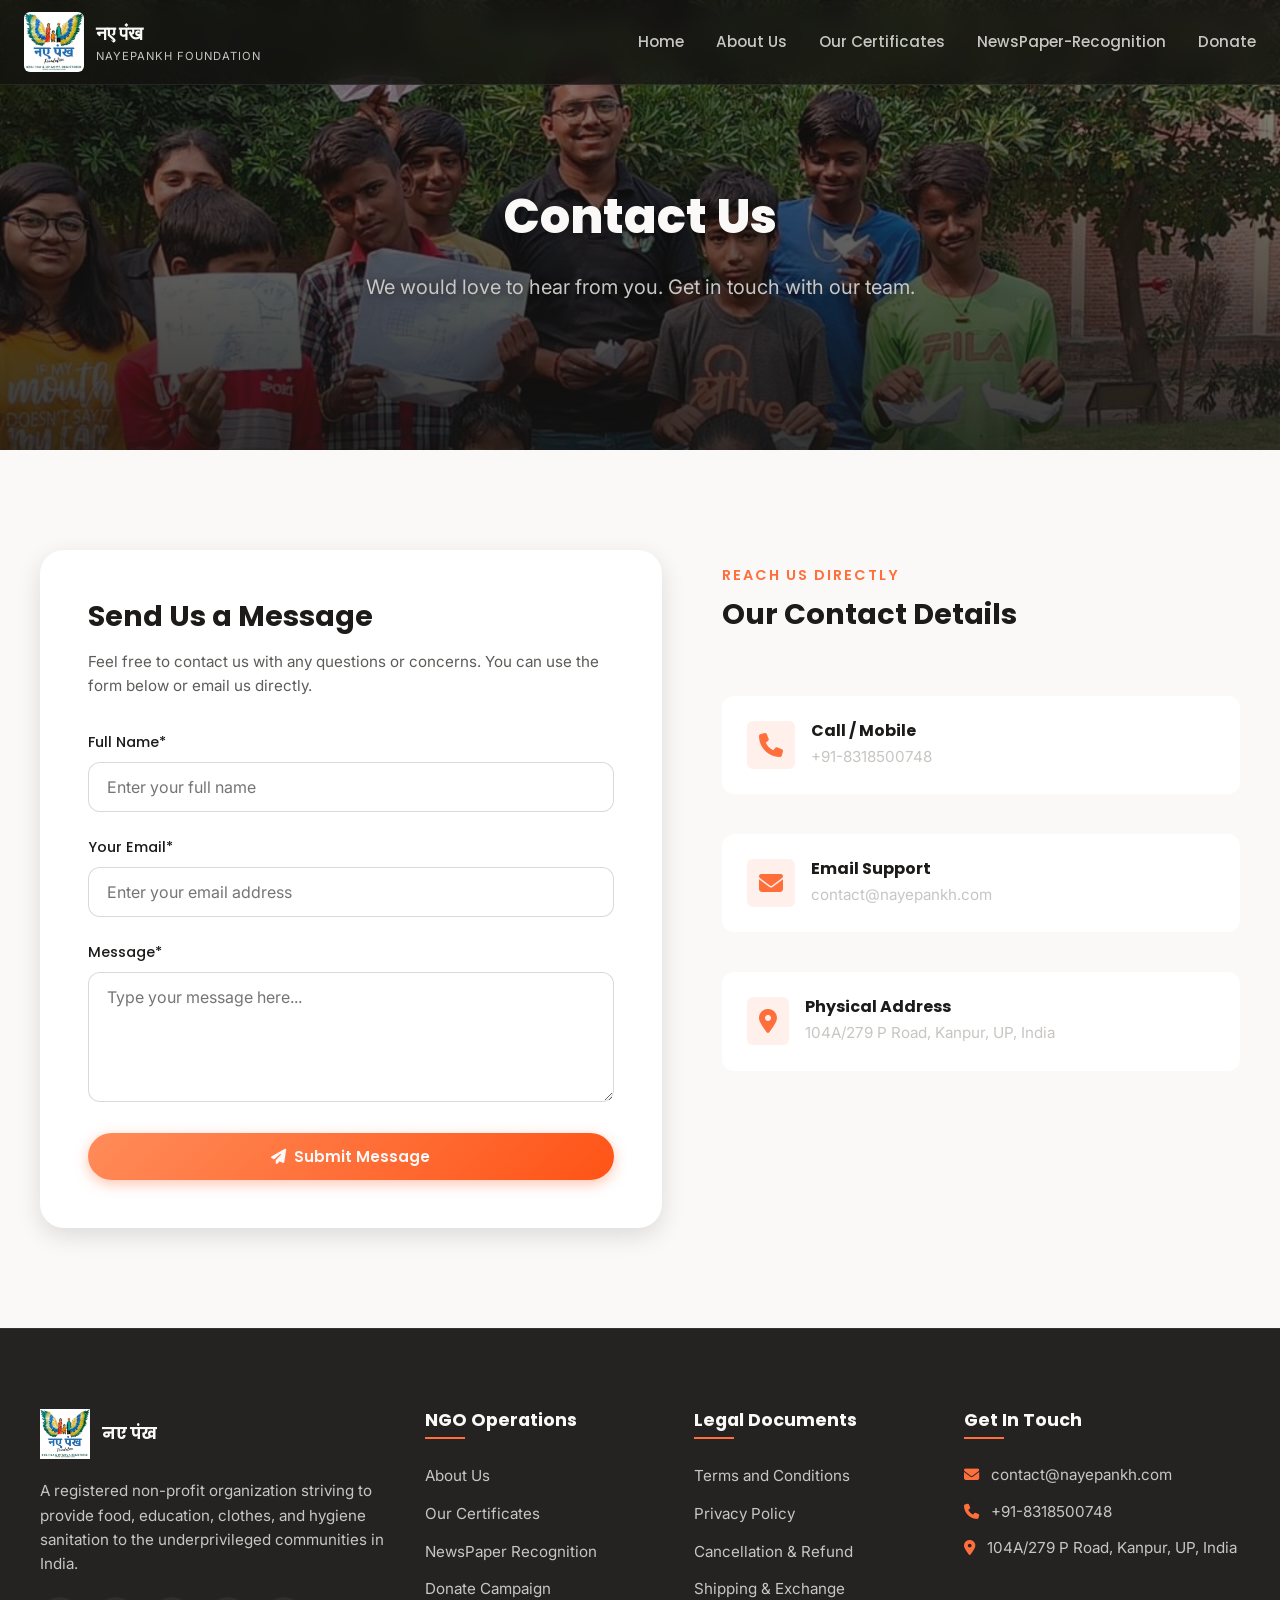
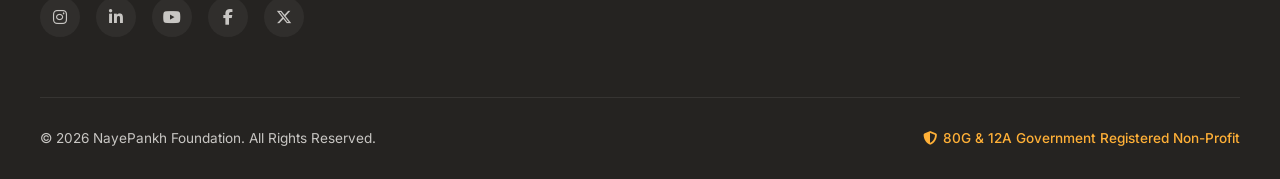
<file: contact-us.html>
<!DOCTYPE html>
<html lang="en">
<head>
  <meta charset="utf-8">
  <meta name="viewport" content="width=device-width, initial-scale=1.0">
  <title>Contact Us | NayePankh Foundation | GOVT. REG. NGO</title>
  <meta name="description" content="Get in touch with NayePankh Foundation. Submit the contact form, email, or call us directly.">
  
  <!-- Favicons -->
  <link rel="icon" size="16x16" href="assets/logo-AVLW2LLWZkI8v845.png">
  <link rel="icon" size="32x32" href="assets/logo-AVLW2LLWZkI8v845.png">
  <link rel="icon" size="192x192" href="assets/logo-AVLW2LLWZkI8v845.png">
  <link rel="apple-touch-icon" href="assets/logo-AVLW2LLWZkI8v845.png">
  
  <!-- Stylesheets -->
  <link rel="stylesheet" href="styles.css">
  <link rel="stylesheet" href="https://cdnjs.cloudflare.com/ajax/libs/font-awesome/6.7.2/css/all.min.css">
</head>
<body>

  <!-- Sticky Glassmorphism Header -->
  <header class="main-header" id="header">
    <div class="nav-container">
      <a href="index.html" class="logo-link">
        <img src="assets/logo-AVLW2LLWZkI8v845.png" alt="NayePankh Foundation Logo" class="logo-img">
        <div class="logo-info">
          <span class="logo-title">नए पंख</span>
          <span class="logo-subtitle">NayePankh Foundation</span>
        </div>
      </a>
      
      <button class="mobile-menu-btn" id="mobile-toggle" aria-label="Toggle Navigation Menu">
        <i class="fa-solid fa-bars"></i>
      </button>
      
      <nav>
        <ul class="nav-menu" id="nav-menu">
          <li class="nav-item"><a href="index.html">Home</a></li>
          <li class="nav-item"><a href="about-us.html">About Us</a></li>
          <li class="nav-item"><a href="our-certificates.html">Our Certificates</a></li>
          <li class="nav-item"><a href="newspaper-recognition.html">NewsPaper-Recognition</a></li>
          <li class="nav-item"><a href="donate.html">Donate</a></li>
        </ul>
      </nav>
    </div>
  </header>

  <!-- Hero Section -->
  <section class="hero-banner" style="background-image: url('assets/whatsapp-image-2023-02-05-at-9.13.06-am-mp8eQ9De2eHjvE3j.jpeg'); min-height: 50vh; padding: 160px 24px 80px;">
    <div class="hero-overlay"></div>
    <div class="hero-content">
      <h1 class="hero-title" style="font-size: 3rem;">Contact Us</h1>
      <p class="hero-subtitle">We would love to hear from you. Get in touch with our team.</p>
    </div>
  </section>

  <!-- Contact Form & Info Grid -->
  <section class="section section-light">
    <div class="section-container">
      <div class="contact-grid">
        
        <!-- Left Side: Interactive Contact Form -->
        <div style="background: var(--bg-light-card); padding: 48px; border-radius: var(--radius-lg); box-shadow: var(--shadow-md);">
          <h2 class="section-title" style="font-size: 1.8rem; margin-bottom: 16px;">Send Us a Message</h2>
          <p style="color: var(--text-dark-muted); margin-bottom: 32px; font-size: 0.95rem;">Feel free to contact us with any questions or concerns. You can use the form below or email us directly.</p>
          
          <form id="contactForm" onsubmit="event.preventDefault(); alert('Thank you for contacting NayePankh Foundation! Our team will get back to you shortly.');">
            <div class="form-group">
              <label for="name" class="form-label">Full Name*</label>
              <input type="text" id="name" class="form-control" placeholder="Enter your full name" required>
            </div>
            
            <div class="form-group">
              <label for="email" class="form-label">Your Email*</label>
              <input type="email" id="email" class="form-control" placeholder="Enter your email address" required>
            </div>

            <div class="form-group">
              <label for="message" class="form-label">Message*</label>
              <textarea id="message" class="form-control" rows="5" placeholder="Type your message here..." style="resize: vertical;" required></textarea>
            </div>
            
            <button type="submit" class="btn btn-primary" style="width: 100%;"><i class="fa-solid fa-paper-plane"></i> Submit Message</button>
          </form>
        </div>

        <!-- Right Side: Info Panel -->
        <div class="contact-info-panel" style="padding-top: 12px;">
          <div>
            <span class="section-subtitle">Reach Us Directly</span>
            <h2 class="section-title" style="font-size: 1.8rem; margin-top: 8px; margin-bottom: 24px;">Our Contact Details</h2>
          </div>

          <!-- Phone Card -->
          <div class="contact-card" style="background: var(--bg-light-card); color: var(--text-dark);">
            <div class="contact-icon">
              <i class="fa-solid fa-phone"></i>
            </div>
            <div class="contact-details-text">
              <h4>Call / Mobile</h4>
              <p>+91-8318500748</p>
            </div>
          </div>

          <!-- Email Card -->
          <div class="contact-card" style="background: var(--bg-light-card); color: var(--text-dark);">
            <div class="contact-icon">
              <i class="fa-solid fa-envelope"></i>
            </div>
            <div class="contact-details-text">
              <h4>Email Support</h4>
              <p>contact@nayepankh.com</p>
            </div>
          </div>

          <!-- Location Card -->
          <div class="contact-card" style="background: var(--bg-light-card); color: var(--text-dark);">
            <div class="contact-icon">
              <i class="fa-solid fa-location-dot"></i>
            </div>
            <div class="contact-details-text">
              <h4>Physical Address</h4>
              <p>104A/279 P Road, Kanpur, UP, India</p>
            </div>
          </div>
        </div>
        
      </div>
    </div>
  </section>

  <!-- Premium Footer -->
  <footer class="main-footer">
    <div class="footer-top">
      <div class="footer-brand">
        <div class="footer-brand-logo">
          <img src="assets/logo-AVLW2LLWZkI8v845.png" alt="NayePankh Foundation Logo">
          <h4 style="margin: 0; padding: 0; border: none;"> नए पंख</h4>
        </div>
        <p>A registered non-profit organization striving to provide food, education, clothes, and hygiene sanitation to the underprivileged communities in India.</p>
        <div class="footer-socials">
          <a href="https://www.instagram.com/nayepankhfoundation" class="footer-social-icon instagram" aria-label="Instagram"><i class="fa-brands fa-instagram"></i></a>
          <a href="https://www.linkedin.com/company/nayepankh" class="footer-social-icon linkedin" aria-label="LinkedIn"><i class="fa-brands fa-linkedin-in"></i></a>
          <a href="https://www.youtube.com/@nayepankhfoundation" class="footer-social-icon youtube" aria-label="YouTube"><i class="fa-brands fa-youtube"></i></a>
          <a href="https://www.facebook.com/nayepankhfoundation" class="footer-social-icon facebook" aria-label="Facebook"><i class="fa-brands fa-facebook-f"></i></a>
          <a href="https://twitter.com/nayepankh"
          class="footer-social-icon twitter" aria-label="X">
          <i class="fa-brands fa-x-twitter"></i></a>
        </div>
      </div>
      
      <div class="footer-column">
        <h4>NGO Operations</h4>
        <ul class="footer-links">
          <li><a href="about-us.html">About Us</a></li>
          <li><a href="our-certificates.html">Our Certificates</a></li>
          <li><a href="newspaper-recognition.html">NewsPaper Recognition</a></li>
          <li><a href="donate.html">Donate Campaign</a></li>
        </ul>
      </div>

      <div class="footer-column">
        <h4>Legal Documents</h4>
        <ul class="footer-links">
          <li><a href="terms-and-conditions.html">Terms and Conditions</a></li>
          <li><a href="privacy-policy.html">Privacy Policy</a></li>
          <li><a href="cancellation-and-refund.html">Cancellation & Refund</a></li>
          <li><a href="shipping-and-exchange-policy.html">Shipping & Exchange</a></li>
        </ul>
      </div>

      <div class="footer-column">
        <h4>Get In Touch</h4>
        <ul class="footer-links" style="color: var(--text-light-muted); font-size: 0.95rem;">
          <li><i class="fa-solid fa-envelope" style="color: var(--primary); margin-right: 8px;"></i> <a href="mailto:contact@nayepankh.com">contact@nayepankh.com</a></li>
          <li><i class="fa-solid fa-phone" style="color: var(--primary); margin-right: 8px;"></i> +91-8318500748</li>
          <li><i class="fa-solid fa-location-dot" style="color: var(--primary); margin-right: 8px;"></i> 104A/279 P Road, Kanpur, UP, India</li>
        </ul>
      </div>
    </div>
    
    <div class="footer-bottom">
      <div class="footer-copyright">
        &copy; 2026 NayePankh Foundation. All Rights Reserved.
      </div>
      <div class="footer-tax-info">
        <i class="fa-solid fa-shield-halved"></i> 80G & 12A Government Registered Non-Profit
      </div>
    </div>
  </footer>

  <script>
    // UX auto-fill check for volunteers
    window.addEventListener('DOMContentLoaded', () => {
      const urlParams = new URLSearchParams(window.location.search);
      const subject = urlParams.get('subject');
      if (subject === 'volunteer') {
        const messageBox = document.getElementById('message');
        messageBox.value = "Hello! I am interested in joining the NayePankh Foundation as a volunteer. Please let me know how I can contribute my skills and time to the team.";
      }
    });

    // Header transparency on scroll
    window.addEventListener('scroll', () => {
      const header = document.getElementById('header');
      if (window.scrollY > 50) {
        header.classList.add('scrolled');
      } else {
        header.classList.remove('scrolled');
      }
    });

    // Mobile Navigation Toggle
    const mobileToggle = document.getElementById('mobile-toggle');
    const navMenu = document.getElementById('nav-menu');
    mobileToggle.addEventListener('click', () => {
      if (navMenu.style.display === 'flex') {
        navMenu.style.display = 'none';
      } else {
        navMenu.style.display = 'flex';
        navMenu.style.flexDirection = 'column';
        navMenu.style.position = 'absolute';
        navMenu.style.top = '100%';
        navMenu.style.left = '0';
        navMenu.style.width = '100%';
        navMenu.style.background = 'rgba(19, 18, 17, 0.95)';
        navMenu.style.padding = '20px';
        navMenu.style.borderBottom = '1px solid rgba(255,255,255,0.08)';
      }
    });
  </script>
</body>
</html>
</file>
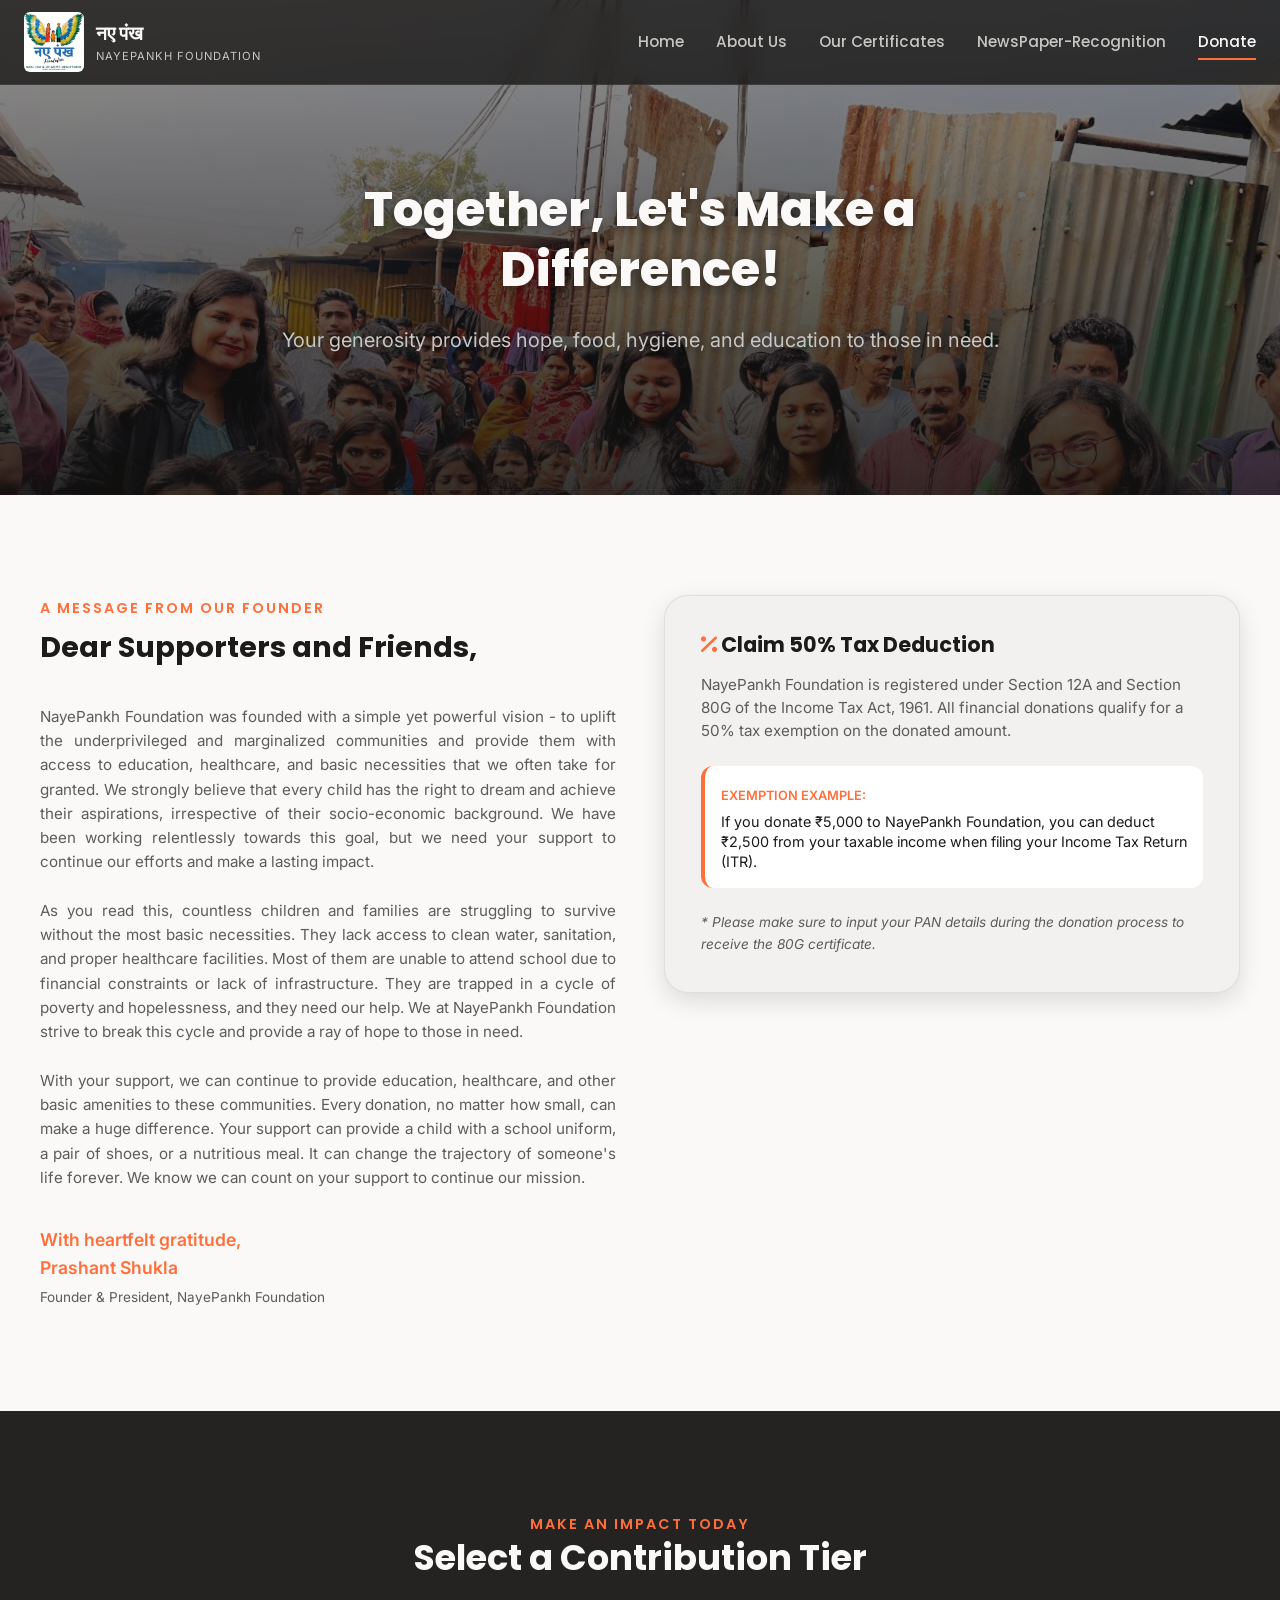
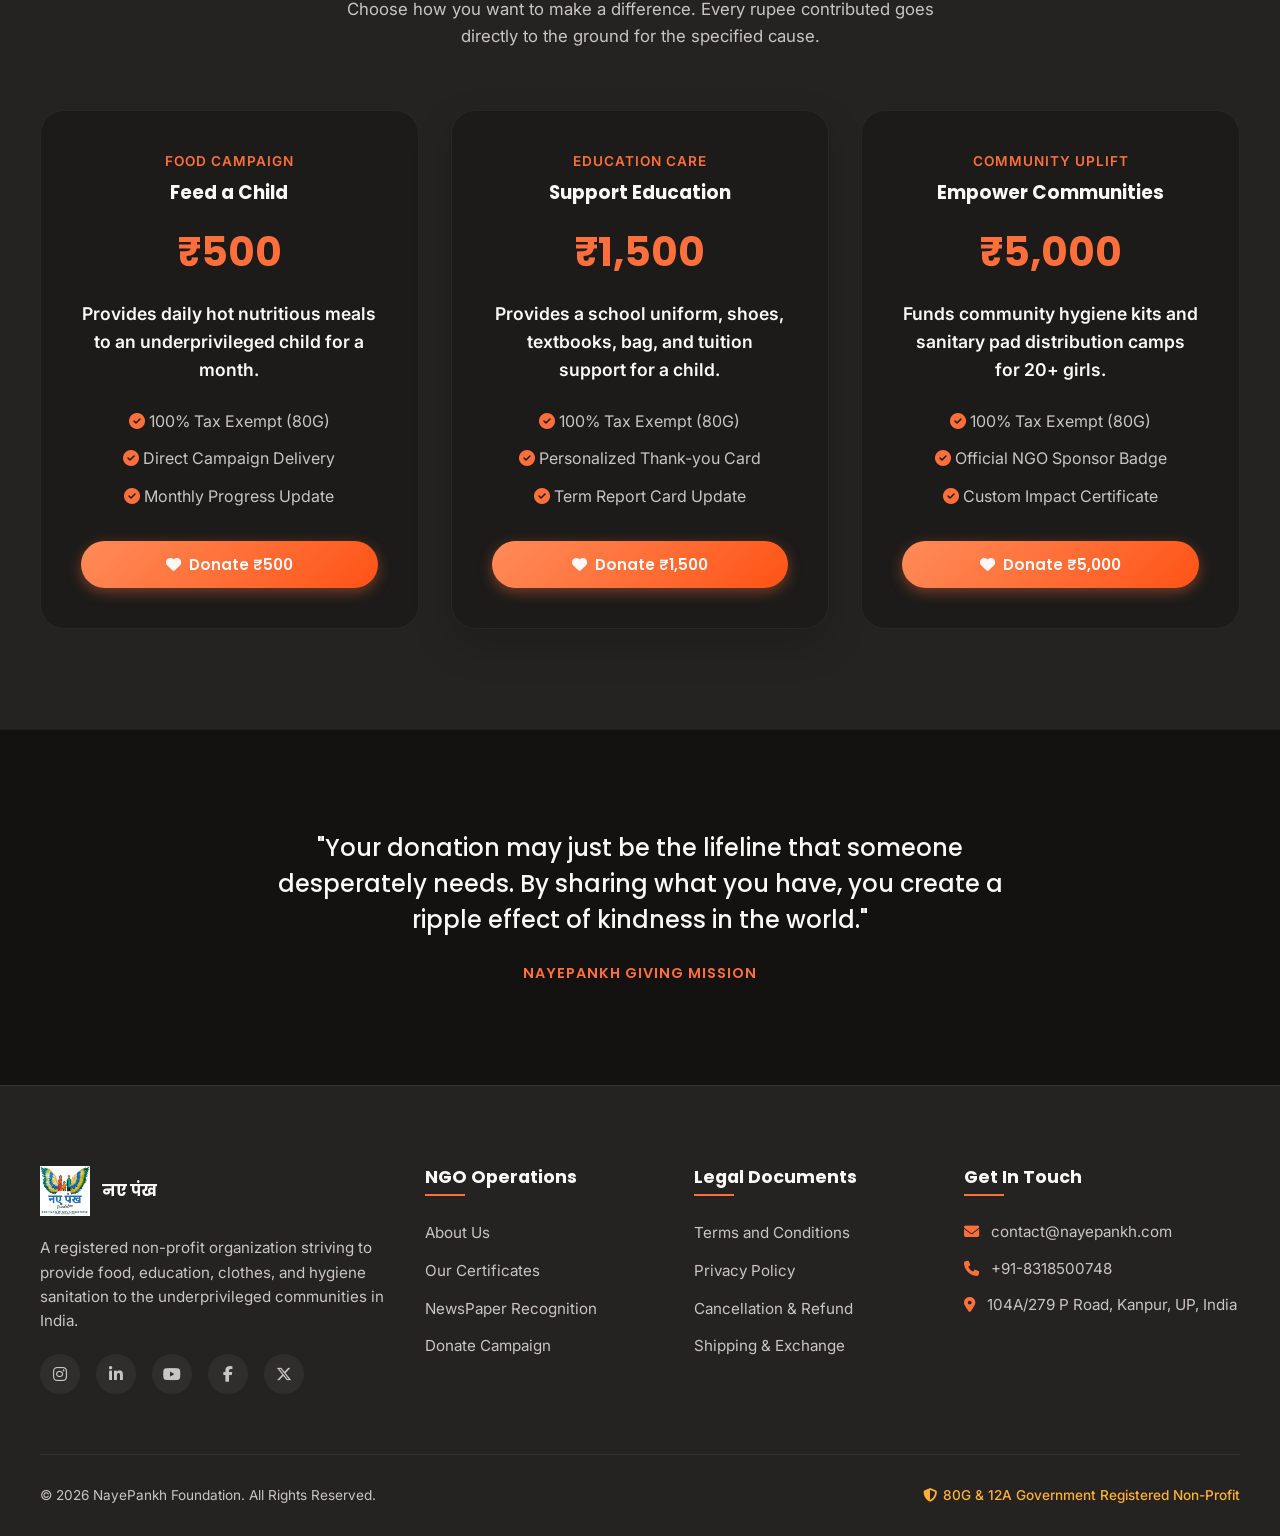
<file: donate.html>
<!DOCTYPE html>
<html lang="en">
<head>
  <meta charset="utf-8">
  <meta name="viewport" content="width=device-width, initial-scale=1.0">
  <title>Donate | NayePankh Foundation | GOVT. REG. NGO</title>
  <meta name="description" content="Donate to NayePankh Foundation. Your contribution qualifies for 50% tax exemption under Section 80G and helps feed, clothe, and educate underprivileged children in India.">
  
  <!-- Favicons -->
  <link rel="icon" size="16x16" href="assets/logo-AVLW2LLWZkI8v845.png">
  <link rel="icon" size="32x32" href="assets/logo-AVLW2LLWZkI8v845.png">
  <link rel="icon" size="192x192" href="assets/logo-AVLW2LLWZkI8v845.png">
  <link rel="apple-touch-icon" href="assets/logo-AVLW2LLWZkI8v845.png">
  
  <!-- Stylesheets -->
  <link rel="stylesheet" href="styles.css">
  <link rel="stylesheet" href="https://cdnjs.cloudflare.com/ajax/libs/font-awesome/6.7.2/css/all.min.css">
</head>
<body>

  <!-- Sticky Glassmorphism Header -->
  <header class="main-header" id="header">
    <div class="nav-container">
      <a href="index.html" class="logo-link">
        <img src="assets/logo-AVLW2LLWZkI8v845.png" alt="NayePankh Foundation Logo" class="logo-img">
        <div class="logo-info">
          <span class="logo-title">नए पंख</span>
          <span class="logo-subtitle">NayePankh Foundation</span>
        </div>
      </a>
      
      <button class="mobile-menu-btn" id="mobile-toggle" aria-label="Toggle Navigation Menu">
        <i class="fa-solid fa-bars"></i>
      </button>
      
      <nav>
        <ul class="nav-menu" id="nav-menu">
          <li class="nav-item"><a href="index.html">Home</a></li>
          <li class="nav-item"><a href="about-us.html">About Us</a></li>
          <li class="nav-item"><a href="our-certificates.html">Our Certificates</a></li>
          <li class="nav-item"><a href="newspaper-recognition.html">NewsPaper-Recognition</a></li>
          <li class="nav-item active"><a href="donate.html">Donate</a></li>
        </ul>
      </nav>
    </div>
  </header>

  <!-- Hero Section -->
  <section class="hero-banner" style="background-image: url('assets/whatsapp-image-2023-02-05-at-9.13.05-am-AzGEo7LOeZi2gn9v.jpeg'); min-height: 55vh; padding: 160px 24px 80px;">
    <div class="hero-overlay"></div>
    <div class="hero-content">
      <h1 class="hero-title" style="font-size: 3rem;">Together, Let's Make a Difference!</h1>
      <p class="hero-subtitle">Your generosity provides hope, food, hygiene, and education to those in need.</p>
    </div>
  </section>

  <!-- Appeal Message from the Founder -->
  <section class="section section-light">
    <div class="section-container">
      <div class="split-layout" style="align-items: flex-start; gap: 48px;">
        <div class="about-details">
          <div>
            <span class="section-subtitle">A Message from Our Founder</span>
            <h2 class="section-title" style="margin-top: 8px; font-size: 1.8rem;">Dear Supporters and Friends,</h2>
          </div>
          <p class="about-text" style="font-size: 0.95rem; text-align: justify;">
            NayePankh Foundation was founded with a simple yet powerful vision - to uplift the underprivileged and marginalized communities and provide them with access to education, healthcare, and basic necessities that we often take for granted. We strongly believe that every child has the right to dream and achieve their aspirations, irrespective of their socio-economic background. We have been working relentlessly towards this goal, but we need your support to continue our efforts and make a lasting impact. 
          </p>
          <p class="about-text" style="font-size: 0.95rem; text-align: justify;">
            As you read this, countless children and families are struggling to survive without the most basic necessities. They lack access to clean water, sanitation, and proper healthcare facilities. Most of them are unable to attend school due to financial constraints or lack of infrastructure. They are trapped in a cycle of poverty and hopelessness, and they need our help. We at NayePankh Foundation strive to break this cycle and provide a ray of hope to those in need. 
          </p>
          <p class="about-text" style="font-size: 0.95rem; text-align: justify;">
            With your support, we can continue to provide education, healthcare, and other basic amenities to these communities. Every donation, no matter how small, can make a huge difference. Your support can provide a child with a school uniform, a pair of shoes, or a nutritious meal. It can change the trajectory of someone's life forever. We know we can count on your support to continue our mission.
          </p>
          <p class="about-text" style="font-weight: 600; color: var(--primary); margin-top: 12px;">
            With heartfelt gratitude,<br>
            Prashant Shukla<br>
            <span style="font-size: 0.85rem; color: var(--text-dark-muted); font-weight: normal;">Founder & President, NayePankh Foundation</span>
          </p>
        </div>

        <!-- Right Side Panel: Interactive Card explaining 80G benefit -->
        <div class="testimonial-card" style="background: var(--bg-light-accent); color: var(--text-dark); border: 1px solid rgba(0,0,0,0.08); text-align: left; padding: 36px; margin: 0; width: 100%;">
          <h3 style="color: var(--text-dark); font-size: 1.3rem; margin-bottom: 16px;"><i class="fa-solid fa-percent" style="color: var(--primary);"></i> Claim 50% Tax Deduction</h3>
          <p style="color: var(--text-dark-muted); font-size: 0.95rem; margin-bottom: 24px; line-height: 1.5;">
            NayePankh Foundation is registered under Section 12A and Section 80G of the Income Tax Act, 1961. All financial donations qualify for a 50% tax exemption on the donated amount. 
          </p>
          <div style="background: var(--bg-light-card); border-radius: var(--radius-md); padding: 16px; margin-bottom: 24px; border-left: 4px solid var(--primary);">
            <span style="font-size: 0.8rem; font-weight: 600; color: var(--primary); text-transform: uppercase;">Exemption Example:</span>
            <p style="color: var(--text-dark); font-size: 0.9rem; margin-top: 4px; line-height: 1.4;">If you donate ₹5,000 to NayePankh Foundation, you can deduct ₹2,500 from your taxable income when filing your Income Tax Return (ITR).</p>
          </div>
          <p style="font-size: 0.85rem; color: var(--text-dark-muted); font-style: italic;">* Please make sure to input your PAN details during the donation process to receive the 80G certificate.</p>
        </div>
      </div>
    </div>
  </section>

  <!-- Donation Tiers (Dark Background Accent) -->
  <section class="section section-dark-alt">
    <div class="section-container">
      <div class="section-header">
        <span class="section-subtitle">Make an Impact Today</span>
        <h2 class="section-title">Select a Contribution Tier</h2>
        <p class="section-description">Choose how you want to make a difference. Every rupee contributed goes directly to the ground for the specified cause.</p>
      </div>

      <div class="donation-grid">
        <!-- Tier 1 -->
        <div class="donation-card">
          <span style="font-size: 0.85rem; text-transform: uppercase; font-weight: 600; color: var(--primary); letter-spacing: 1px;">Food Campaign</span>
          <h3 style="margin-top: 8px;">Feed a Child</h3>
          <div class="donation-amount">₹500</div>
          <p class="donation-impact">Provides daily hot nutritious meals to an underprivileged child for a month.</p>
          <ul class="donation-features">
            <li><i class="fa-solid fa-circle-check" style="color: var(--primary);"></i> 100% Tax Exempt (80G)</li>
            <li><i class="fa-solid fa-circle-check" style="color: var(--primary);"></i> Direct Campaign Delivery</li>
            <li><i class="fa-solid fa-circle-check" style="color: var(--primary);"></i> Monthly Progress Update</li>
          </ul>
          <button class="btn btn-primary" onclick="alert('Redirecting to Razorpay secure payment gateway for ₹500...')"><i class="fa-solid fa-heart"></i> Donate ₹500</button>
        </div>

        <!-- Tier 2 -->
        <div class="donation-card" style="box-shadow: var(--shadow-lg);">
          <span style="font-size: 0.85rem; text-transform: uppercase; font-weight: 600; color: var(--primary); letter-spacing: 1px;">Education Care</span>
          <h3 style="margin-top: 8px;">Support Education</h3>
          <div class="donation-amount">₹1,500</div>
          <p class="donation-impact">Provides a school uniform, shoes, textbooks, bag, and tuition support for a child.</p>
          <ul class="donation-features">
            <li><i class="fa-solid fa-circle-check" style="color: var(--primary);"></i> 100% Tax Exempt (80G)</li>
            <li><i class="fa-solid fa-circle-check" style="color: var(--primary);"></i> Personalized Thank-you Card</li>
            <li><i class="fa-solid fa-circle-check" style="color: var(--primary);"></i> Term Report Card Update</li>
          </ul>
          <button class="btn btn-primary" onclick="alert('Redirecting to Razorpay secure payment gateway for ₹1,500...')"><i class="fa-solid fa-heart"></i> Donate ₹1,500</button>
        </div>

        <!-- Tier 3 -->
        <div class="donation-card">
          <span style="font-size: 0.85rem; text-transform: uppercase; font-weight: 600; color: var(--primary); letter-spacing: 1px;">Community Uplift</span>
          <h3 style="margin-top: 8px;">Empower Communities</h3>
          <div class="donation-amount">₹5,000</div>
          <p class="donation-impact">Funds community hygiene kits and sanitary pad distribution camps for 20+ girls.</p>
          <ul class="donation-features">
            <li><i class="fa-solid fa-circle-check" style="color: var(--primary);"></i> 100% Tax Exempt (80G)</li>
            <li><i class="fa-solid fa-circle-check" style="color: var(--primary);"></i> Official NGO Sponsor Badge</li>
            <li><i class="fa-solid fa-circle-check" style="color: var(--primary);"></i> Custom Impact Certificate</li>
          </ul>
          <button class="btn btn-primary" onclick="alert('Redirecting to Razorpay secure payment gateway for ₹5,000...')"><i class="fa-solid fa-heart"></i> Donate ₹5,000</button>
        </div>
      </div>
    </div>
  </section>

  <!-- Tax Exemption Quote -->
  <section class="section section-dark" style="border-top: 1px solid rgba(255,255,255,0.05); text-align: center;">
    <div class="section-container" style="max-width: 800px;">
      <h3 style="font-size: 1.5rem; font-weight: 500; line-height: 1.5; margin-bottom: 24px;">"Your donation may just be the lifeline that someone desperately needs. By sharing what you have, you create a ripple effect of kindness in the world."</h3>
      <div style="font-family: 'Poppins', sans-serif; font-size: 0.9rem; text-transform: uppercase; letter-spacing: 1px; color: var(--primary); font-weight: 600;">NayePankh Giving Mission</div>
    </div>
  </section>

  <!-- Premium Footer -->
  <footer class="main-footer">
    <div class="footer-top">
      <div class="footer-brand">
        <div class="footer-brand-logo">
          <img src="assets/logo-AVLW2LLWZkI8v845.png" alt="NayePankh Foundation Logo">
          <h4 style="margin: 0; padding: 0; border: none;"> नए पंख</h4>
        </div>
        <p>A registered non-profit organization striving to provide food, education, clothes, and hygiene sanitation to the underprivileged communities in India.</p>
        <div class="footer-socials">
          <a href="https://www.instagram.com/nayepankhfoundation" class="footer-social-icon instagram" aria-label="Instagram"><i class="fa-brands fa-instagram"></i></a>
          <a href="https://www.linkedin.com/company/nayepankh" class="footer-social-icon linkedin" aria-label="LinkedIn"><i class="fa-brands fa-linkedin-in"></i></a>
          <a href="https://www.youtube.com/@nayepankhfoundation" class="footer-social-icon youtube" aria-label="YouTube"><i class="fa-brands fa-youtube"></i></a>
          <a href="https://www.facebook.com/nayepankhfoundation" class="footer-social-icon facebook" aria-label="Facebook"><i class="fa-brands fa-facebook-f"></i></a>
          <a href="https://twitter.com/nayepankh"
          class="footer-social-icon twitter" aria-label="X">
          <i class="fa-brands fa-x-twitter"></i></a>
        </div>
      </div>
      
      <div class="footer-column">
        <h4>NGO Operations</h4>
        <ul class="footer-links">
          <li><a href="about-us.html">About Us</a></li>
          <li><a href="our-certificates.html">Our Certificates</a></li>
          <li><a href="newspaper-recognition.html">NewsPaper Recognition</a></li>
          <li><a href="donate.html">Donate Campaign</a></li>
        </ul>
      </div>

      <div class="footer-column">
        <h4>Legal Documents</h4>
        <ul class="footer-links">
          <li><a href="terms-and-conditions.html">Terms and Conditions</a></li>
          <li><a href="privacy-policy.html">Privacy Policy</a></li>
          <li><a href="cancellation-and-refund.html">Cancellation & Refund</a></li>
          <li><a href="shipping-and-exchange-policy.html">Shipping & Exchange</a></li>
        </ul>
      </div>

      <div class="footer-column">
        <h4>Get In Touch</h4>
        <ul class="footer-links" style="color: var(--text-light-muted); font-size: 0.95rem;">
          <li><i class="fa-solid fa-envelope" style="color: var(--primary); margin-right: 8px;"></i> <a href="mailto:contact@nayepankh.com">contact@nayepankh.com</a></li>
          <li><i class="fa-solid fa-phone" style="color: var(--primary); margin-right: 8px;"></i> +91-8318500748</li>
          <li><i class="fa-solid fa-location-dot" style="color: var(--primary); margin-right: 8px;"></i> 104A/279 P Road, Kanpur, UP, India</li>
        </ul>
      </div>
    </div>
    
    <div class="footer-bottom">
      <div class="footer-copyright">
        &copy; 2026 NayePankh Foundation. All Rights Reserved.
      </div>
      <div class="footer-tax-info">
        <i class="fa-solid fa-shield-halved"></i> 80G & 12A Government Registered Non-Profit
      </div>
    </div>
  </footer>

  <script>
    // Header transparency on scroll
    window.addEventListener('scroll', () => {
      const header = document.getElementById('header');
      if (window.scrollY > 50) {
        header.classList.add('scrolled');
      } else {
        header.classList.remove('scrolled');
      }
    });

    // Mobile Navigation Toggle
    const mobileToggle = document.getElementById('mobile-toggle');
    const navMenu = document.getElementById('nav-menu');
    mobileToggle.addEventListener('click', () => {
      if (navMenu.style.display === 'flex') {
        navMenu.style.display = 'none';
      } else {
        navMenu.style.display = 'flex';
        navMenu.style.flexDirection = 'column';
        navMenu.style.position = 'absolute';
        navMenu.style.top = '100%';
        navMenu.style.left = '0';
        navMenu.style.width = '100%';
        navMenu.style.background = 'rgba(19, 18, 17, 0.95)';
        navMenu.style.padding = '20px';
        navMenu.style.borderBottom = '1px solid rgba(255,255,255,0.08)';
      }
    });
  </script>
</body>
</html>
</file>
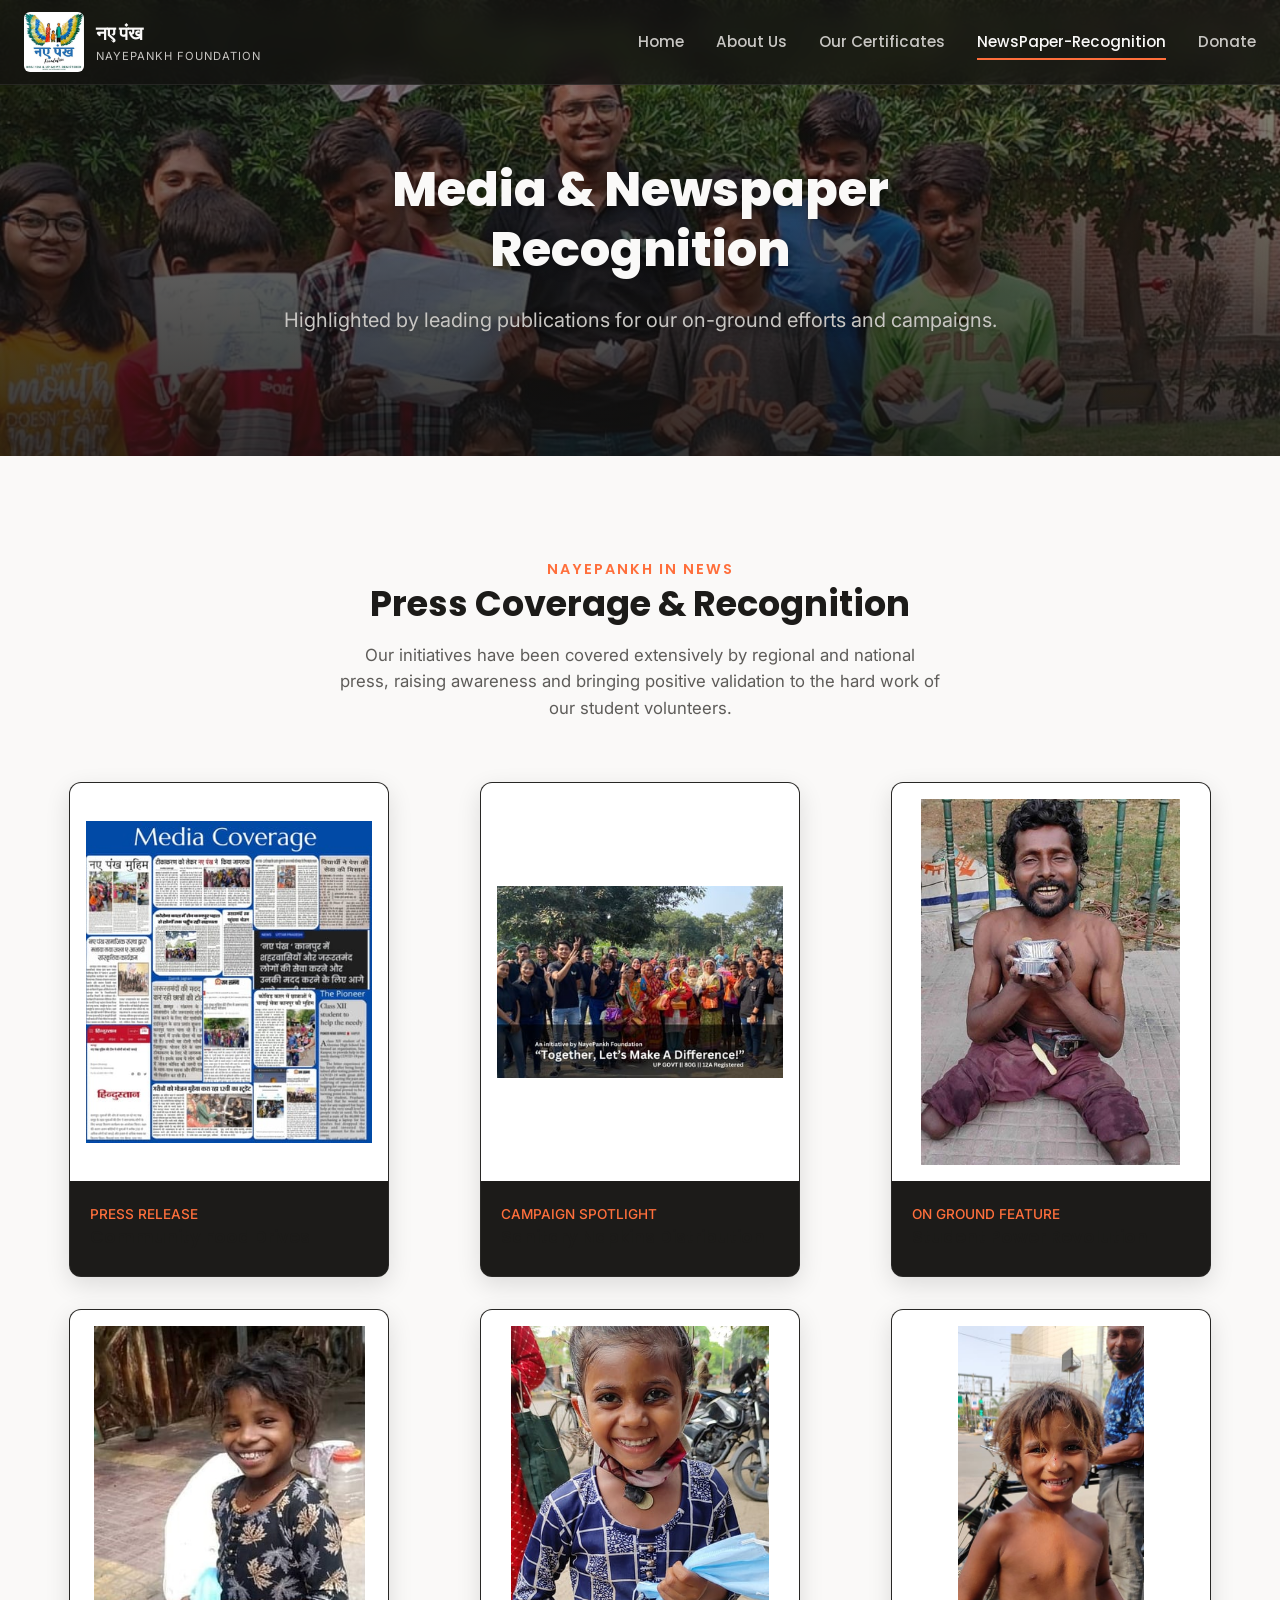
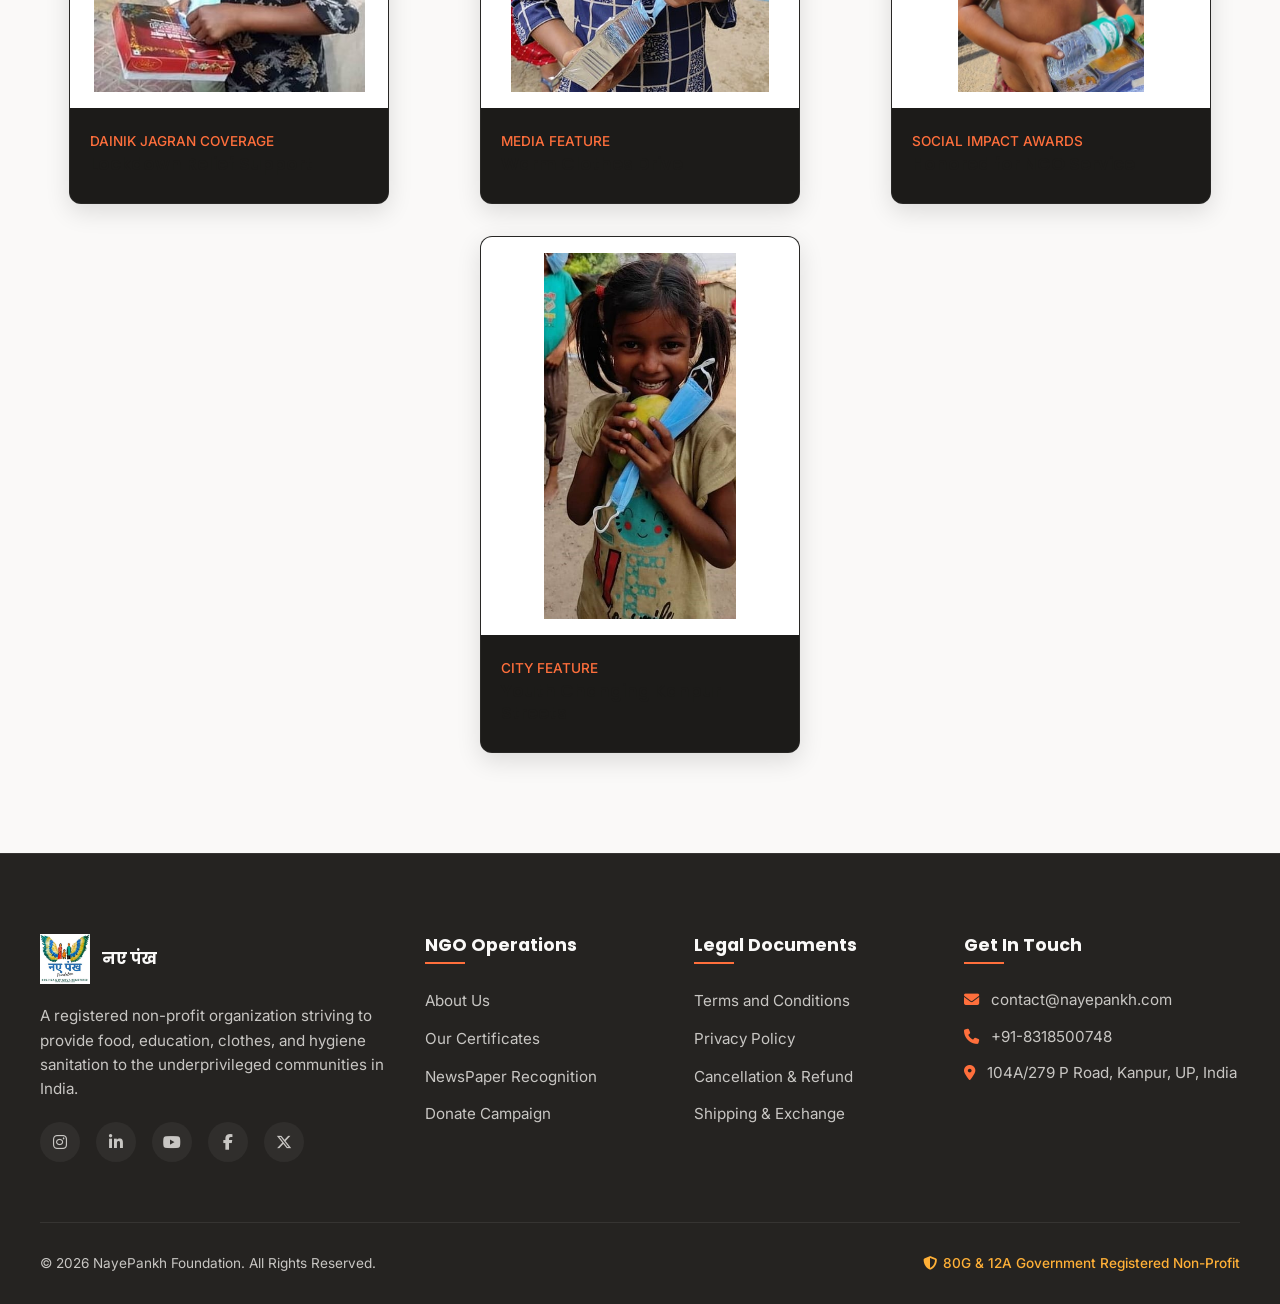
<file: newspaper-recognition.html>
<!DOCTYPE html>
<html lang="en">
<head>
  <meta charset="utf-8">
  <meta name="viewport" content="width=device-width, initial-scale=1.0">
  <title>NewsPaper-Recognition | NayePankh Foundation | GOVT. REG. NGO</title>
  <meta name="description" content="Read what leading newspapers and media houses say about NayePankh Foundation's impact and campaigns.">
  
  <!-- Favicons -->
  <link rel="icon" size="16x16" href="assets/logo-AVLW2LLWZkI8v845.png">
  <link rel="icon" size="32x32" href="assets/logo-AVLW2LLWZkI8v845.png">
  <link rel="icon" size="192x192" href="assets/logo-AVLW2LLWZkI8v845.png">
  <link rel="apple-touch-icon" href="assets/logo-AVLW2LLWZkI8v845.png">
  
  <!-- Stylesheets -->
  <link rel="stylesheet" href="styles.css">
  <link rel="stylesheet" href="https://cdnjs.cloudflare.com/ajax/libs/font-awesome/6.7.2/css/all.min.css">
</head>
<body>

  <!-- Sticky Glassmorphism Header -->
  <header class="main-header" id="header">
    <div class="nav-container">
      <a href="index.html" class="logo-link">
        <img src="assets/logo-AVLW2LLWZkI8v845.png" alt="NayePankh Foundation Logo" class="logo-img">
        <div class="logo-info">
          <span class="logo-title">नए पंख</span>
          <span class="logo-subtitle">NayePankh Foundation</span>
        </div>
      </a>
      
      <button class="mobile-menu-btn" id="mobile-toggle" aria-label="Toggle Navigation Menu">
        <i class="fa-solid fa-bars"></i>
      </button>
      
      <nav>
        <ul class="nav-menu" id="nav-menu">
          <li class="nav-item"><a href="index.html">Home</a></li>
          <li class="nav-item"><a href="about-us.html">About Us</a></li>
          <li class="nav-item"><a href="our-certificates.html">Our Certificates</a></li>
          <li class="nav-item active"><a href="newspaper-recognition.html">NewsPaper-Recognition</a></li>
          <li class="nav-item"><a href="donate.html">Donate</a></li>
        </ul>
      </nav>
    </div>
  </header>
    <script>
      // Run after DOM is ready so the grid exists when we query it.
      document.addEventListener('DOMContentLoaded', function() {
        const grid = document.querySelector('.portfolio-grid');
        if (!grid) return;
        const items = Array.from(grid.querySelectorAll('.portfolio-item'));
        if (items.length === 0) return;

        const cols = 3; // desired columns per full row
        const remainder = items.length % cols;
        if (remainder === 0) return; // already full rows

        grid.classList.add('center-last-row');
        grid.classList.add('remainder-' + remainder);
      });
    </script>

  <!-- Hero Section -->
  <section class="hero-banner" style="background-image: url('assets/whatsapp-image-2023-02-05-at-9.13.06-am-mp8eQ9De2eHjvE3j.jpeg'); min-height: 50vh; padding: 160px 24px 80px;">
    <div class="hero-overlay"></div>
    <div class="hero-content">
      <h1 class="hero-title" style="font-size: 3rem;">Media & Newspaper Recognition</h1>
      <p class="hero-subtitle">Highlighted by leading publications for our on-ground efforts and campaigns.</p>
    </div>
  </section>

  <!-- Gallery Section -->
  <section class="section section-light">
    <div class="section-container">
      <div class="section-header">
        <span class="section-subtitle">NayePankh in News</span>
        <h2 class="section-title">Press Coverage & Recognition</h2>
        <p class="section-description">
          Our initiatives have been covered extensively by regional and national press, raising awareness and bringing positive validation to the hard work of our student volunteers.
        </p>
      </div>

      <!-- Modern Grid of Press Clippings -->
      <div class="portfolio-grid">
        <!-- Press Item 1 -->
        <div class="portfolio-item">
          <div class="portfolio-img-wrapper">
            <img src="assets/media-AR0ezRyVXqSaNNg2.jpeg" alt="Newspaper clipping 1" class="portfolio-img">
          </div>
          <div class="portfolio-info">
            <span class="portfolio-category">Press Release</span>
            <h3 class="portfolio-title">Community Food Drives</h3>
          </div>
        </div>

        <!-- Press Item 2 -->
        <div class="portfolio-item">
          <div class="portfolio-img-wrapper">
            <img src="assets/whatsapp-image-2023-02-25-at-10.35.08-am-dJol0XQeLzhGa6op.jpeg" alt="Newspaper clipping 2" class="portfolio-img">
          </div>
          <div class="portfolio-info">
            <span class="portfolio-category">Campaign Spotlight</span>
            <h3 class="portfolio-title">Sanitary Napkins Distribution</h3>
          </div>
        </div>

        <!-- Press Item 3 -->
        <div class="portfolio-item">
          <div class="portfolio-img-wrapper">
            <img src="assets/1__5__1620906574-AzGyREVZ7oI2qvEa.jpg" alt="Newspaper clipping 3" class="portfolio-img">
          </div>
          <div class="portfolio-info">
            <span class="portfolio-category">On Ground Feature</span>
            <h3 class="portfolio-title">Student Power Revolution</h3>
          </div>
        </div>

        <!-- Press Item 4 -->
        <div class="portfolio-item">
          <div class="portfolio-img-wrapper">
            <img src="assets/195418199_329666142078593_6826150489684246490_n_1622920354-mk3L72pPvKhpQZN0.jpg" alt="Newspaper clipping 4" class="portfolio-img">
          </div>
          <div class="portfolio-info">
            <span class="portfolio-category">Dainik Jagran Coverage</span>
            <h3 class="portfolio-title">Lockdown Relief Support</h3>
          </div>
        </div>

        <!-- Press Item 5 -->
        <div class="portfolio-item">
          <div class="portfolio-img-wrapper">
            <img src="assets/1682903595951-AE0qV567r4uXNPwx.jpg" alt="Newspaper clipping 5" class="portfolio-img">
          </div>
          <div class="portfolio-info">
            <span class="portfolio-category">Media Feature</span>
            <h3 class="portfolio-title">Warm Clothes Drive</h3>
          </div>
        </div>

        <!-- Press Item 6 -->
        <div class="portfolio-item">
          <div class="portfolio-img-wrapper">
            <img src="assets/1682903599535-A0x4k3kl9kukKzev.jpg" alt="Newspaper clipping 6" class="portfolio-img">
          </div>
          <div class="portfolio-info">
            <span class="portfolio-category">Social Impact Awards</span>
            <h3 class="portfolio-title">Honored for NGO Service</h3>
          </div>
        </div>

        <!-- Press Item 7 -->
        <div class="portfolio-item">
          <div class="portfolio-img-wrapper">
            <img src="assets/194833729_501933980860276_3042104886709034452_n_1622920383-AGBqjJk3xDSRO7Ba.jpg" alt="Newspaper clipping 7" class="portfolio-img">
          </div>
          <div class="portfolio-info">
            <span class="portfolio-category">City Feature</span>
            <h3 class="portfolio-title">Youth Changing Kanpur Streets</h3>
          </div>
        </div>
      </div>
    </div>
  </section>

  <!-- Premium Footer -->
  <footer class="main-footer">
    <div class="footer-top">
      <div class="footer-brand">
        <div class="footer-brand-logo">
          <img src="assets/logo-AVLW2LLWZkI8v845.png" alt="NayePankh Foundation Logo">
          <h4 style="margin: 0; padding: 0; border: none;"> नए पंख</h4>
        </div>
        <p>A registered non-profit organization striving to provide food, education, clothes, and hygiene sanitation to the underprivileged communities in India.</p>
        <div class="footer-socials">
          <a href="https://www.instagram.com/nayepankhfoundation" class="footer-social-icon instagram" aria-label="Instagram"><i class="fa-brands fa-instagram"></i></a>
          <a href="https://www.linkedin.com/company/nayepankh" class="footer-social-icon linkedin" aria-label="LinkedIn"><i class="fa-brands fa-linkedin-in"></i></a>
          <a href="https://www.youtube.com/@nayepankhfoundation" class="footer-social-icon youtube" aria-label="YouTube"><i class="fa-brands fa-youtube"></i></a>
          <a href="https://www.facebook.com/nayepankhfoundation" class="footer-social-icon facebook" aria-label="Facebook"><i class="fa-brands fa-facebook-f"></i></a>
          <a href="https://twitter.com/nayepankh"
          class="footer-social-icon twitter" aria-label="X">
          <i class="fa-brands fa-x-twitter"></i></a>
        </div>
      </div>
      
      <div class="footer-column">
        <h4>NGO Operations</h4>
        <ul class="footer-links">
          <li><a href="about-us.html">About Us</a></li>
          <li><a href="our-certificates.html">Our Certificates</a></li>
          <li><a href="newspaper-recognition.html">NewsPaper Recognition</a></li>
          <li><a href="donate.html">Donate Campaign</a></li>
        </ul>
      </div>

      <div class="footer-column">
        <h4>Legal Documents</h4>
        <ul class="footer-links">
          <li><a href="terms-and-conditions.html">Terms and Conditions</a></li>
          <li><a href="privacy-policy.html">Privacy Policy</a></li>
          <li><a href="cancellation-and-refund.html">Cancellation & Refund</a></li>
          <li><a href="shipping-and-exchange-policy.html">Shipping & Exchange</a></li>
        </ul>
      </div>

      <div class="footer-column">
        <h4>Get In Touch</h4>
        <ul class="footer-links" style="color: var(--text-light-muted); font-size: 0.95rem;">
          <li><i class="fa-solid fa-envelope" style="color: var(--primary); margin-right: 8px;"></i> <a href="mailto:contact@nayepankh.com">contact@nayepankh.com</a></li>
          <li><i class="fa-solid fa-phone" style="color: var(--primary); margin-right: 8px;"></i> +91-8318500748</li>
          <li><i class="fa-solid fa-location-dot" style="color: var(--primary); margin-right: 8px;"></i> 104A/279 P Road, Kanpur, UP, India</li>
        </ul>
      </div>
    </div>
    
    <div class="footer-bottom">
      <div class="footer-copyright">
        &copy; 2026 NayePankh Foundation. All Rights Reserved.
      </div>
      <div class="footer-tax-info">
        <i class="fa-solid fa-shield-halved"></i> 80G & 12A Government Registered Non-Profit
      </div>
    </div>
  </footer>

  <script>
    // Header transparency on scroll
    window.addEventListener('scroll', () => {
      const header = document.getElementById('header');
      if (window.scrollY > 50) {
        header.classList.add('scrolled');
      } else {
        header.classList.remove('scrolled');
      }
    });

    // Mobile Navigation Toggle
    const mobileToggle = document.getElementById('mobile-toggle');
    const navMenu = document.getElementById('nav-menu');
    mobileToggle.addEventListener('click', () => {
      if (navMenu.style.display === 'flex') {
        navMenu.style.display = 'none';
      } else {
        navMenu.style.display = 'flex';
        navMenu.style.flexDirection = 'column';
        navMenu.style.position = 'absolute';
        navMenu.style.top = '100%';
        navMenu.style.left = '0';
        navMenu.style.width = '100%';
        navMenu.style.background = 'rgba(19, 18, 17, 0.95)';
        navMenu.style.padding = '20px';
        navMenu.style.borderBottom = '1px solid rgba(255,255,255,0.08)';
      }
    });
  </script>
</body>
</html>
</file>
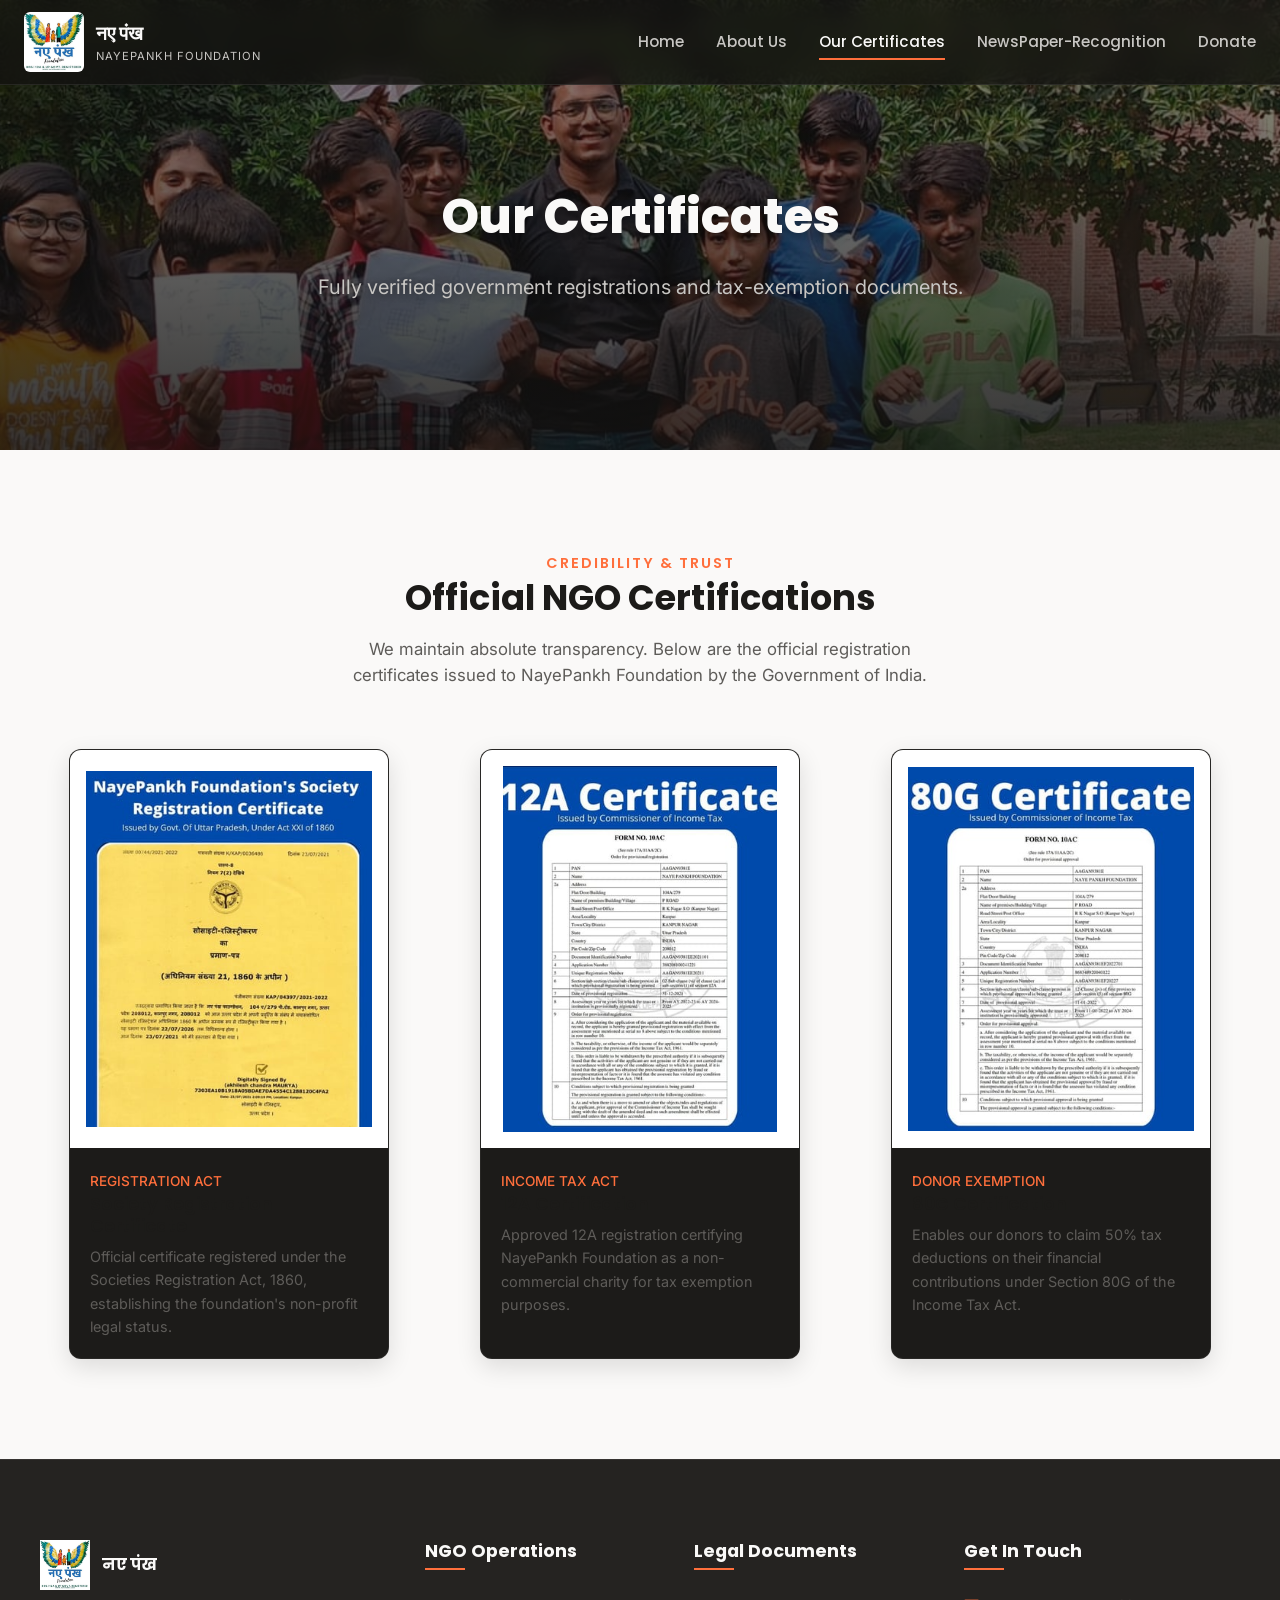
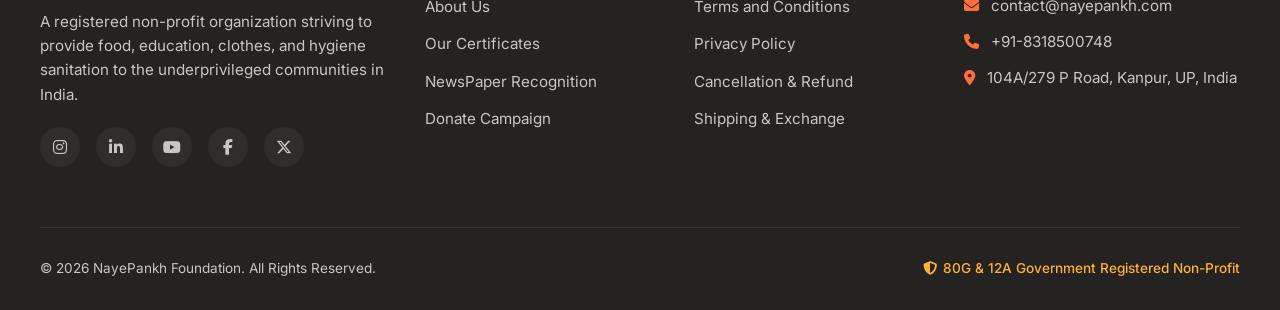
<file: our-certificates.html>
<!DOCTYPE html>
<html lang="en">
<head>
  <meta charset="utf-8">
  <meta name="viewport" content="width=device-width, initial-scale=1.0">
  <title>Our Certificates | NayePankh Foundation | GOVT. REG. NGO</title>
  <meta name="description" content="View official government registration documents, society certification, 12A, and 80G tax-exemption files for NayePankh Foundation.">
  
  <!-- Favicons -->
  <link rel="icon" size="16x16" href="assets/logo-AVLW2LLWZkI8v845.png">
  <link rel="icon" size="32x32" href="assets/logo-AVLW2LLWZkI8v845.png">
  <link rel="icon" size="192x192" href="assets/logo-AVLW2LLWZkI8v845.png">
  <link rel="apple-touch-icon" href="assets/logo-AVLW2LLWZkI8v845.png">
  
  <!-- Stylesheets -->
  <link rel="stylesheet" href="styles.css">
  <link rel="stylesheet" href="https://cdnjs.cloudflare.com/ajax/libs/font-awesome/6.7.2/css/all.min.css">
</head>
<body>

  <!-- Sticky Glassmorphism Header -->
  <header class="main-header" id="header">
    <div class="nav-container">
      <a href="index.html" class="logo-link">
        <img src="assets/logo-AVLW2LLWZkI8v845.png" alt="NayePankh Foundation Logo" class="logo-img">
        <div class="logo-info">
          <span class="logo-title">नए पंख</span>
          <span class="logo-subtitle">NayePankh Foundation</span>
        </div>
      </a>
      
      <button class="mobile-menu-btn" id="mobile-toggle" aria-label="Toggle Navigation Menu">
        <i class="fa-solid fa-bars"></i>
      </button>
      
      <nav>
        <ul class="nav-menu" id="nav-menu">
          <li class="nav-item"><a href="index.html">Home</a></li>
          <li class="nav-item"><a href="about-us.html">About Us</a></li>
          <li class="nav-item active"><a href="our-certificates.html">Our Certificates</a></li>
          <li class="nav-item"><a href="newspaper-recognition.html">NewsPaper-Recognition</a></li>
          <li class="nav-item"><a href="donate.html">Donate</a></li>
        </ul>
      </nav>
    </div>
  </header>

  <!-- Hero Section -->
  <section class="hero-banner" style="background-image: url('assets/whatsapp-image-2023-02-05-at-9.13.06-am-mp8eQ9De2eHjvE3j.jpeg'); min-height: 50vh; padding: 160px 24px 80px;">
    <div class="hero-overlay"></div>
    <div class="hero-content">
      <h1 class="hero-title" style="font-size: 3rem;">Our Certificates</h1>
      <p class="hero-subtitle">Fully verified government registrations and tax-exemption documents.</p>
    </div>
  </section>

  <!-- Certificates Grid Section -->
  <section class="section section-light">
    <div class="section-container">
      <div class="section-header">
        <span class="section-subtitle">Credibility & Trust</span>
        <h2 class="section-title">Official NGO Certifications</h2>
        <p class="section-description">
          We maintain absolute transparency. Below are the official registration certificates issued to NayePankh Foundation by the Government of India.
        </p>
      </div>

      <div class="portfolio-grid">
        <!-- Certificate 1: Society Certificate -->
        <div class="portfolio-item">
          <div class="portfolio-img-wrapper">
            <img src="assets/society-AE0Ex6MNpMHg9VRg.png" alt="Society Registration Certificate" class="portfolio-img">
          </div>
          <div class="portfolio-info">
            <span class="portfolio-category">Registration Act</span>
            <h3 class="portfolio-title">Society Registration Certificate</h3>
            <p style="color: var(--text-dark-muted); font-size: 0.9rem;">Official certificate registered under the Societies Registration Act, 1860, establishing the foundation's non-profit legal status.</p>
          </div>
        </div>

        <!-- Certificate 2: 12A Certificate -->
        <div class="portfolio-item">
          <div class="portfolio-img-wrapper">
            <img src="assets/12a-YD0r5NDqyJSZVE5b.png" alt="12A Registration Certificate" class="portfolio-img">
          </div>
          <div class="portfolio-info">
            <span class="portfolio-category">Income Tax Act</span>
            <h3 class="portfolio-title">12A Certification</h3>
            <p style="color: var(--text-dark-muted); font-size: 0.9rem;">Approved 12A registration certifying NayePankh Foundation as a non-commercial charity for tax exemption purposes.</p>
          </div>
        </div>

        <!-- Certificate 3: 80G Certificate -->
        <div class="portfolio-item">
          <div class="portfolio-img-wrapper">
            <img src="assets/80g-YX429rXBwRhPoXMl.png" alt="80G Tax Exemption Certificate" class="portfolio-img">
          </div>
          <div class="portfolio-info">
            <span class="portfolio-category">Donor Exemption</span>
            <h3 class="portfolio-title">80G Certification</h3>
            <p style="color: var(--text-dark-muted); font-size: 0.9rem;">Enables our donors to claim 50% tax deductions on their financial contributions under Section 80G of the Income Tax Act.</p>
          </div>
        </div>
      </div>
    </div>
  </section>

  <!-- Premium Footer -->
  <footer class="main-footer">
    <div class="footer-top">
      <div class="footer-brand">
        <div class="footer-brand-logo">
          <img src="assets/logo-AVLW2LLWZkI8v845.png" alt="NayePankh Foundation Logo">
          <h4 style="margin: 0; padding: 0; border: none;"> नए पंख</h4>
        </div>
        <p>A registered non-profit organization striving to provide food, education, clothes, and hygiene sanitation to the underprivileged communities in India.</p>
        <div class="footer-socials">
          <a href="https://www.instagram.com/nayepankhfoundation" class="footer-social-icon instagram" aria-label="Instagram"><i class="fa-brands fa-instagram"></i></a>
          <a href="https://www.linkedin.com/company/nayepankh" class="footer-social-icon linkedin" aria-label="LinkedIn"><i class="fa-brands fa-linkedin-in"></i></a>
          <a href="https://www.youtube.com/@nayepankhfoundation" class="footer-social-icon youtube" aria-label="YouTube"><i class="fa-brands fa-youtube"></i></a>
          <a href="https://www.facebook.com/nayepankhfoundation" class="footer-social-icon facebook" aria-label="Facebook"><i class="fa-brands fa-facebook-f"></i></a>
          <a href="https://twitter.com/nayepankh"
          class="footer-social-icon twitter" aria-label="X">
          <i class="fa-brands fa-x-twitter"></i></a>
        </div>
      </div>
      
      <div class="footer-column">
        <h4>NGO Operations</h4>
        <ul class="footer-links">
          <li><a href="about-us.html">About Us</a></li>
          <li><a href="our-certificates.html">Our Certificates</a></li>
          <li><a href="newspaper-recognition.html">NewsPaper Recognition</a></li>
          <li><a href="donate.html">Donate Campaign</a></li>
        </ul>
      </div>

      <div class="footer-column">
        <h4>Legal Documents</h4>
        <ul class="footer-links">
          <li><a href="terms-and-conditions.html">Terms and Conditions</a></li>
          <li><a href="privacy-policy.html">Privacy Policy</a></li>
          <li><a href="cancellation-and-refund.html">Cancellation & Refund</a></li>
          <li><a href="shipping-and-exchange-policy.html">Shipping & Exchange</a></li>
        </ul>
      </div>

      <div class="footer-column">
        <h4>Get In Touch</h4>
        <ul class="footer-links" style="color: var(--text-light-muted); font-size: 0.95rem;">
          <li><i class="fa-solid fa-envelope" style="color: var(--primary); margin-right: 8px;"></i> <a href="mailto:contact@nayepankh.com">contact@nayepankh.com</a></li>
          <li><i class="fa-solid fa-phone" style="color: var(--primary); margin-right: 8px;"></i> +91-8318500748</li>
          <li><i class="fa-solid fa-location-dot" style="color: var(--primary); margin-right: 8px;"></i> 104A/279 P Road, Kanpur, UP, India</li>
        </ul>
      </div>
    </div>
    
    <div class="footer-bottom">
      <div class="footer-copyright">
        &copy; 2026 NayePankh Foundation. All Rights Reserved.
      </div>
      <div class="footer-tax-info">
        <i class="fa-solid fa-shield-halved"></i> 80G & 12A Government Registered Non-Profit
      </div>
    </div>
  </footer>

  <script>
    // Header transparency on scroll
    window.addEventListener('scroll', () => {
      const header = document.getElementById('header');
      if (window.scrollY > 50) {
        header.classList.add('scrolled');
      } else {
        header.classList.remove('scrolled');
      }
    });

    // Mobile Navigation Toggle
    const mobileToggle = document.getElementById('mobile-toggle');
    const navMenu = document.getElementById('nav-menu');
    mobileToggle.addEventListener('click', () => {
      if (navMenu.style.display === 'flex') {
        navMenu.style.display = 'none';
      } else {
        navMenu.style.display = 'flex';
        navMenu.style.flexDirection = 'column';
        navMenu.style.position = 'absolute';
        navMenu.style.top = '100%';
        navMenu.style.left = '0';
        navMenu.style.width = '100%';
        navMenu.style.background = 'rgba(19, 18, 17, 0.95)';
        navMenu.style.padding = '20px';
        navMenu.style.borderBottom = '1px solid rgba(255,255,255,0.08)';
      }
    });
  </script>
</body>
</html>
</file>
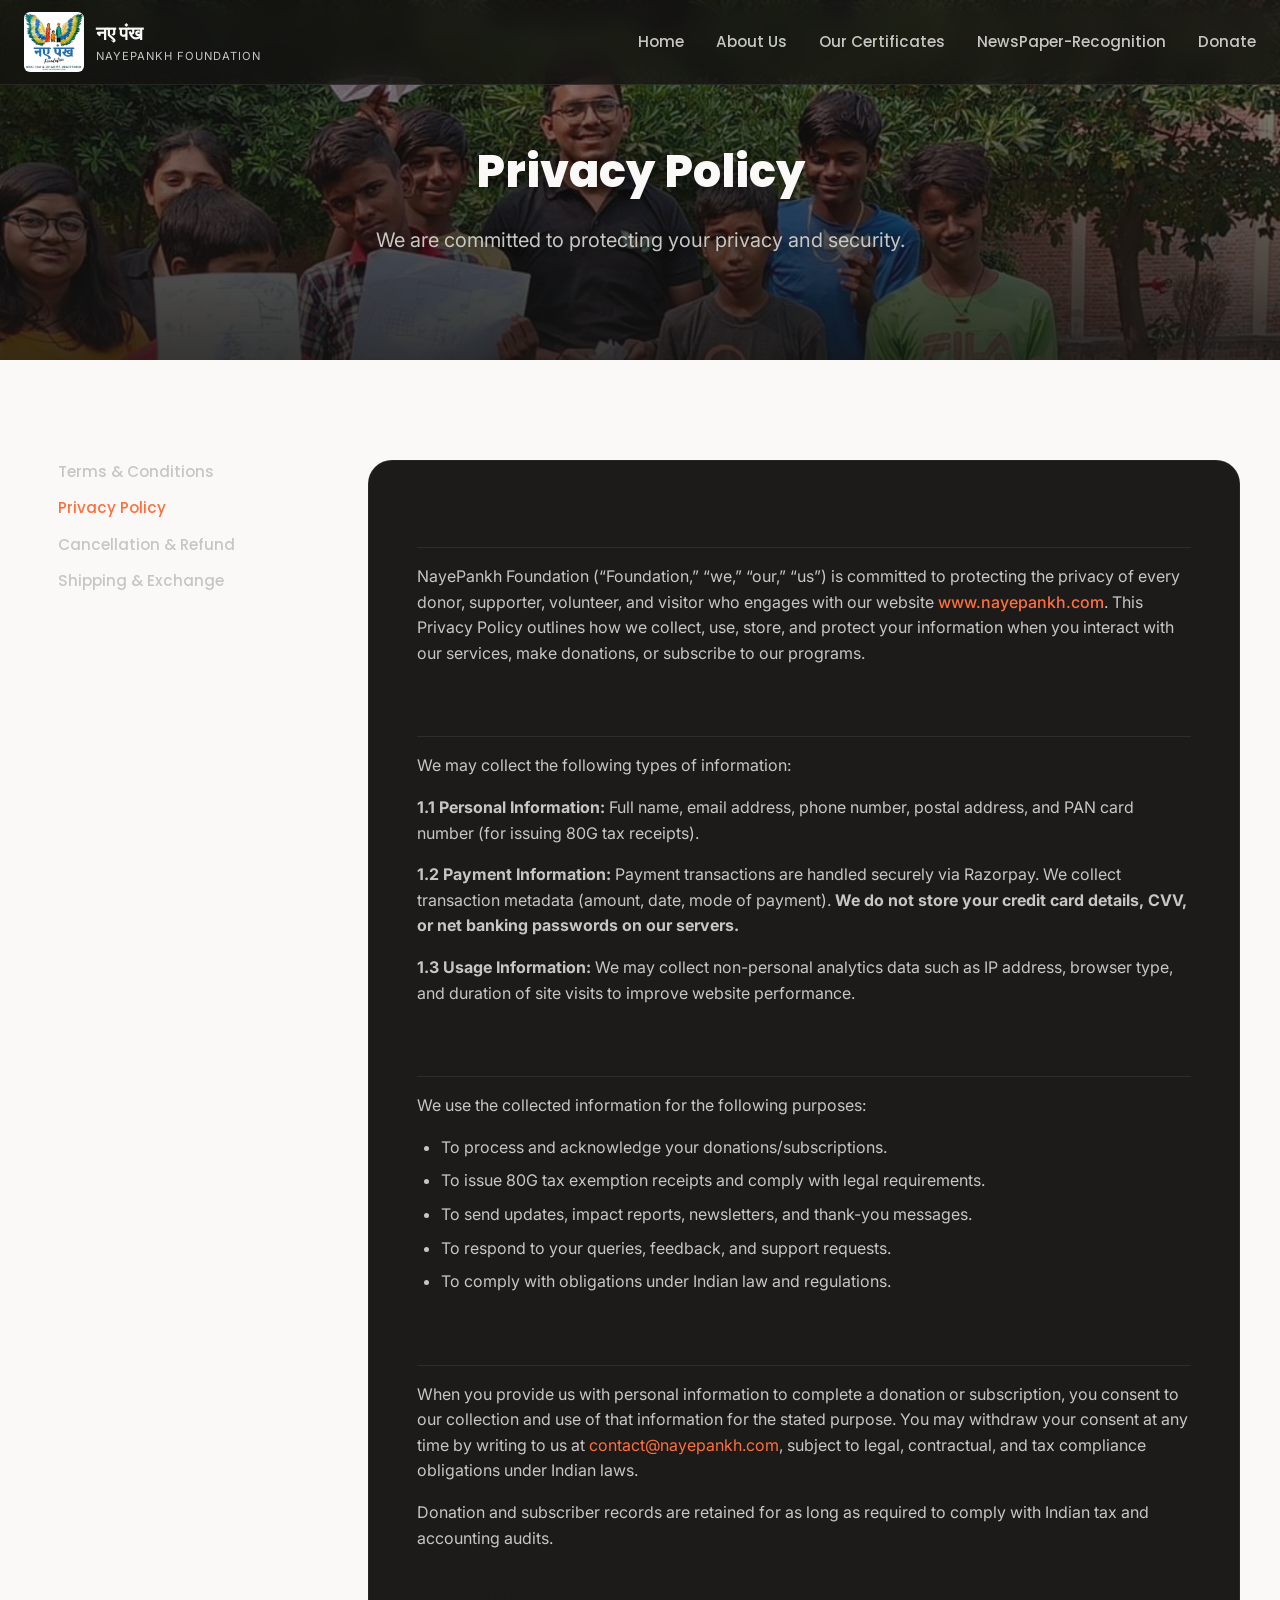
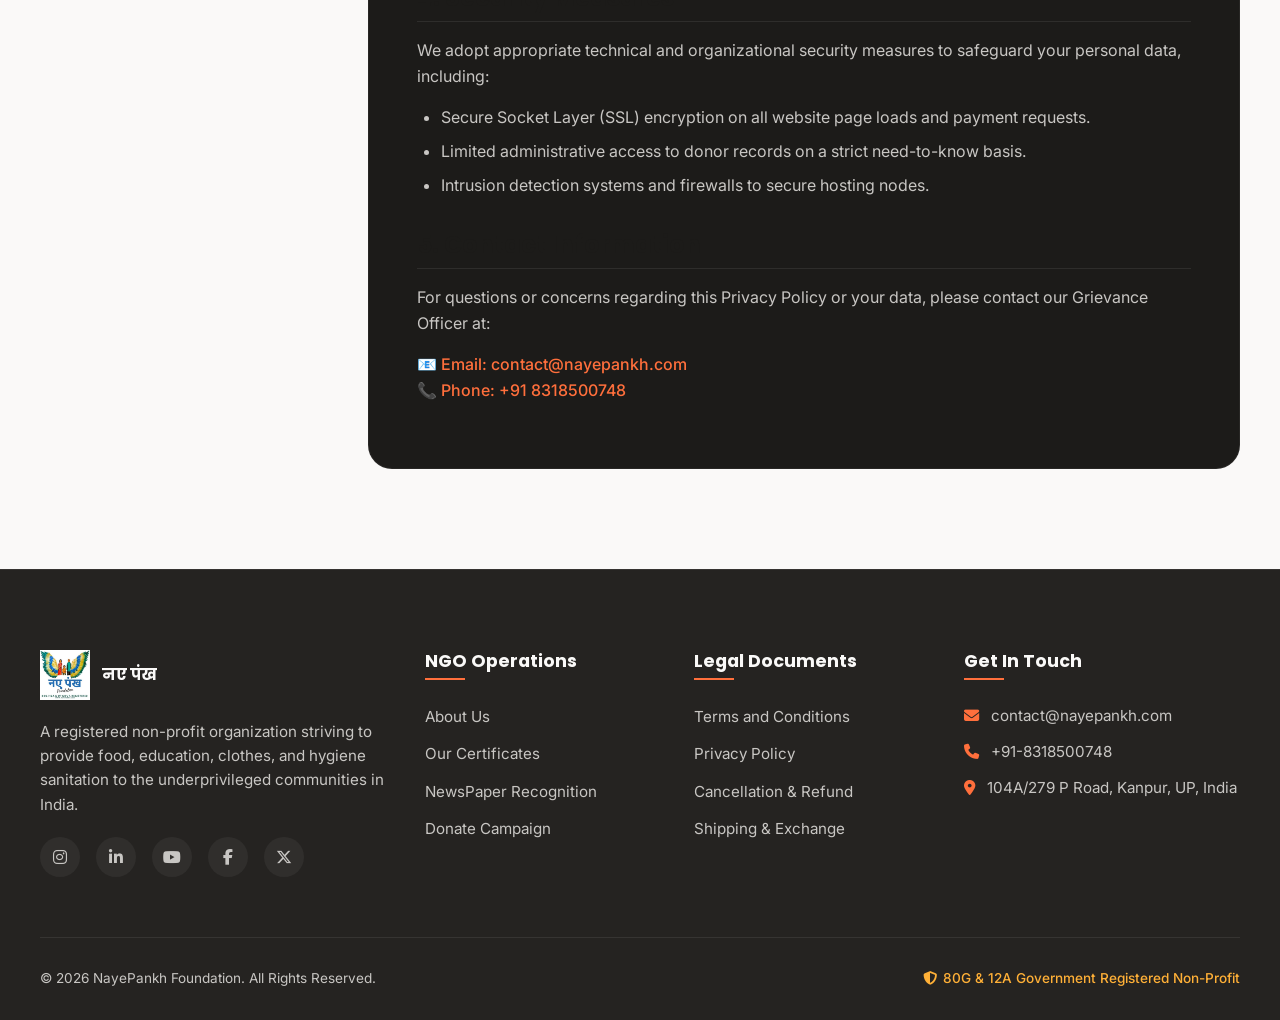
<file: privacy-policy.html>
<!DOCTYPE html>
<html lang="en">
<head>
  <meta charset="utf-8">
  <meta name="viewport" content="width=device-width, initial-scale=1.0">
  <title>Privacy Policy | NayePankh Foundation | GOVT. REG. NGO</title>
  <meta name="description" content="Read the Privacy Policy for NayePankh Foundation to learn how we protect your personal and transaction data.">
  
  <!-- Favicons -->
  <link rel="icon" size="16x16" href="assets/logo-AVLW2LLWZkI8v845.png">
  <link rel="icon" size="32x32" href="assets/logo-AVLW2LLWZkI8v845.png">
  <link rel="icon" size="192x192" href="assets/logo-AVLW2LLWZkI8v845.png">
  <link rel="apple-touch-icon" href="assets/logo-AVLW2LLWZkI8v845.png">
  
  <!-- Stylesheets -->
  <link rel="stylesheet" href="styles.css">
  <link rel="stylesheet" href="https://cdnjs.cloudflare.com/ajax/libs/font-awesome/6.7.2/css/all.min.css">
</head>
<body>

  <!-- Sticky Glassmorphism Header -->
  <header class="main-header" id="header">
    <div class="nav-container">
      <a href="index.html" class="logo-link">
        <img src="assets/logo-AVLW2LLWZkI8v845.png" alt="NayePankh Foundation Logo" class="logo-img">
        <div class="logo-info">
          <span class="logo-title">नए पंख</span>
          <span class="logo-subtitle">NayePankh Foundation</span>
        </div>
      </a>
      
      <button class="mobile-menu-btn" id="mobile-toggle" aria-label="Toggle Navigation Menu">
        <i class="fa-solid fa-bars"></i>
      </button>
      
      <nav>
        <ul class="nav-menu" id="nav-menu">
          <li class="nav-item"><a href="index.html">Home</a></li>
          <li class="nav-item"><a href="about-us.html">About Us</a></li>
          <li class="nav-item"><a href="our-certificates.html">Our Certificates</a></li>
          <li class="nav-item"><a href="newspaper-recognition.html">NewsPaper-Recognition</a></li>
          <li class="nav-item"><a href="donate.html">Donate</a></li>
        </ul>
      </nav>
    </div>
  </header>

  <!-- Hero Section -->
  <section class="hero-banner" style="background-image: url('assets/whatsapp-image-2023-02-05-at-9.13.06-am-mp8eQ9De2eHjvE3j.jpeg'); min-height: 40vh; padding: 140px 24px 60px;">
    <div class="hero-overlay"></div>
    <div class="hero-content">
      <h1 class="hero-title" style="font-size: 2.8rem;">Privacy Policy</h1>
      <p class="hero-subtitle">We are committed to protecting your privacy and security.</p>
    </div>
  </section>

  <!-- Legal Policy Sidebar Layout -->
  <section class="section section-light">
    <div class="section-container">
      <div class="legal-layout">
        
        <!-- Sidebar Navigation -->
        <aside class="legal-sidebar">
          <ul class="legal-menu">
            <li class="legal-menu-item"><a href="terms-and-conditions.html">Terms & Conditions</a></li>
            <li class="legal-menu-item active"><a href="privacy-policy.html">Privacy Policy</a></li>
            <li class="legal-menu-item"><a href="cancellation-and-refund.html">Cancellation & Refund</a></li>
            <li class="legal-menu-item"><a href="shipping-and-exchange-policy.html">Shipping & Exchange</a></li>
          </ul>
        </aside>

        <!-- Main Content -->
        <article class="legal-content">
          <h2>Overview</h2>
          <p>NayePankh Foundation (“Foundation,” “we,” “our,” “us”) is committed to protecting the privacy of every donor, supporter, volunteer, and visitor who engages with our website <a href="index.html" style="color: var(--primary); font-weight: 500;">www.nayepankh.com</a>. This Privacy Policy outlines how we collect, use, store, and protect your information when you interact with our services, make donations, or subscribe to our programs.</p>

          <h2>1. Information We Collect</h2>
          <p>We may collect the following types of information:</p>
          <p><strong>1.1 Personal Information:</strong> Full name, email address, phone number, postal address, and PAN card number (for issuing 80G tax receipts).</p>
          <p><strong>1.2 Payment Information:</strong> Payment transactions are handled securely via Razorpay. We collect transaction metadata (amount, date, mode of payment). <strong>We do not store your credit card details, CVV, or net banking passwords on our servers.</strong></p>
          <p><strong>1.3 Usage Information:</strong> We may collect non-personal analytics data such as IP address, browser type, and duration of site visits to improve website performance.</p>

          <h2>2. How We Use Your Information</h2>
          <p>We use the collected information for the following purposes:</p>
          <ul>
            <li>To process and acknowledge your donations/subscriptions.</li>
            <li>To issue 80G tax exemption receipts and comply with legal requirements.</li>
            <li>To send updates, impact reports, newsletters, and thank-you messages.</li>
            <li>To respond to your queries, feedback, and support requests.</li>
            <li>To comply with obligations under Indian law and regulations.</li>
          </ul>

          <h2>3. Consent & Data Retention</h2>
          <p>When you provide us with personal information to complete a donation or subscription, you consent to our collection and use of that information for the stated purpose. You may withdraw your consent at any time by writing to us at <a href="mailto:contact@nayepankh.com" style="color: var(--primary);">contact@nayepankh.com</a>, subject to legal, contractual, and tax compliance obligations under Indian laws.</p>
          <p>Donation and subscriber records are retained for as long as required to comply with Indian tax and accounting audits.</p>

          <h2>4. Security Measures</h2>
          <p>We adopt appropriate technical and organizational security measures to safeguard your personal data, including:</p>
          <ul>
            <li>Secure Socket Layer (SSL) encryption on all website page loads and payment requests.</li>
            <li>Limited administrative access to donor records on a strict need-to-know basis.</li>
            <li>Intrusion detection systems and firewalls to secure hosting nodes.</li>
          </ul>

          <h2>5. Contact Information</h2>
          <p>For questions or concerns regarding this Privacy Policy or your data, please contact our Grievance Officer at:</p>
          <p style="color: var(--primary); font-weight: 500;">
            📧 Email: contact@nayepankh.com<br>
            📞 Phone: +91 8318500748
          </p>
        </article>

      </div>
    </div>
  </section>

  <!-- Premium Footer -->
  <footer class="main-footer">
    <div class="footer-top">
      <div class="footer-brand">
        <div class="footer-brand-logo">
          <img src="assets/logo-AVLW2LLWZkI8v845.png" alt="NayePankh Foundation Logo">
          <h4 style="margin: 0; padding: 0; border: none;"> नए पंख</h4>
        </div>
        <p>A registered non-profit organization striving to provide food, education, clothes, and hygiene sanitation to the underprivileged communities in India.</p>
        <div class="footer-socials">
          <a href="https://www.instagram.com/nayepankhfoundation" class="footer-social-icon instagram" aria-label="Instagram"><i class="fa-brands fa-instagram"></i></a>
          <a href="https://www.linkedin.com/company/nayepankh" class="footer-social-icon linkedin" aria-label="LinkedIn"><i class="fa-brands fa-linkedin-in"></i></a>
          <a href="https://www.youtube.com/@nayepankhfoundation" class="footer-social-icon youtube" aria-label="YouTube"><i class="fa-brands fa-youtube"></i></a>
          <a href="https://www.facebook.com/nayepankhfoundation" class="footer-social-icon facebook" aria-label="Facebook"><i class="fa-brands fa-facebook-f"></i></a>
          <a href="https://twitter.com/nayepankh"
          class="footer-social-icon twitter" aria-label="X">
          <i class="fa-brands fa-x-twitter"></i></a>
        </div>
      </div>
      
      <div class="footer-column">
        <h4>NGO Operations</h4>
        <ul class="footer-links">
          <li><a href="about-us.html">About Us</a></li>
          <li><a href="our-certificates.html">Our Certificates</a></li>
          <li><a href="newspaper-recognition.html">NewsPaper Recognition</a></li>
          <li><a href="donate.html">Donate Campaign</a></li>
        </ul>
      </div>

      <div class="footer-column">
        <h4>Legal Documents</h4>
        <ul class="footer-links">
          <li><a href="terms-and-conditions.html">Terms and Conditions</a></li>
          <li><a href="privacy-policy.html">Privacy Policy</a></li>
          <li><a href="cancellation-and-refund.html">Cancellation & Refund</a></li>
          <li><a href="shipping-and-exchange-policy.html">Shipping & Exchange</a></li>
        </ul>
      </div>

      <div class="footer-column">
        <h4>Get In Touch</h4>
        <ul class="footer-links" style="color: var(--text-light-muted); font-size: 0.95rem;">
          <li><i class="fa-solid fa-envelope" style="color: var(--primary); margin-right: 8px;"></i> <a href="mailto:contact@nayepankh.com">contact@nayepankh.com</a></li>
          <li><i class="fa-solid fa-phone" style="color: var(--primary); margin-right: 8px;"></i> +91-8318500748</li>
          <li><i class="fa-solid fa-location-dot" style="color: var(--primary); margin-right: 8px;"></i> 104A/279 P Road, Kanpur, UP, India</li>
        </ul>
      </div>
    </div>
    
    <div class="footer-bottom">
      <div class="footer-copyright">
        &copy; 2026 NayePankh Foundation. All Rights Reserved.
      </div>
      <div class="footer-tax-info">
        <i class="fa-solid fa-shield-halved"></i> 80G & 12A Government Registered Non-Profit
      </div>
    </div>
  </footer>

  <script>
    // Header transparency on scroll
    window.addEventListener('scroll', () => {
      const header = document.getElementById('header');
      if (window.scrollY > 50) {
        header.classList.add('scrolled');
      } else {
        header.classList.remove('scrolled');
      }
    });

    // Mobile Navigation Toggle
    const mobileToggle = document.getElementById('mobile-toggle');
    const navMenu = document.getElementById('nav-menu');
    mobileToggle.addEventListener('click', () => {
      if (navMenu.style.display === 'flex') {
        navMenu.style.display = 'none';
      } else {
        navMenu.style.display = 'flex';
        navMenu.style.flexDirection = 'column';
        navMenu.style.position = 'absolute';
        navMenu.style.top = '100%';
        navMenu.style.left = '0';
        navMenu.style.width = '100%';
        navMenu.style.background = 'rgba(19, 18, 17, 0.95)';
        navMenu.style.padding = '20px';
        navMenu.style.borderBottom = '1px solid rgba(255,255,255,0.08)';
      }
    });
  </script>
</body>
</html>
</file>
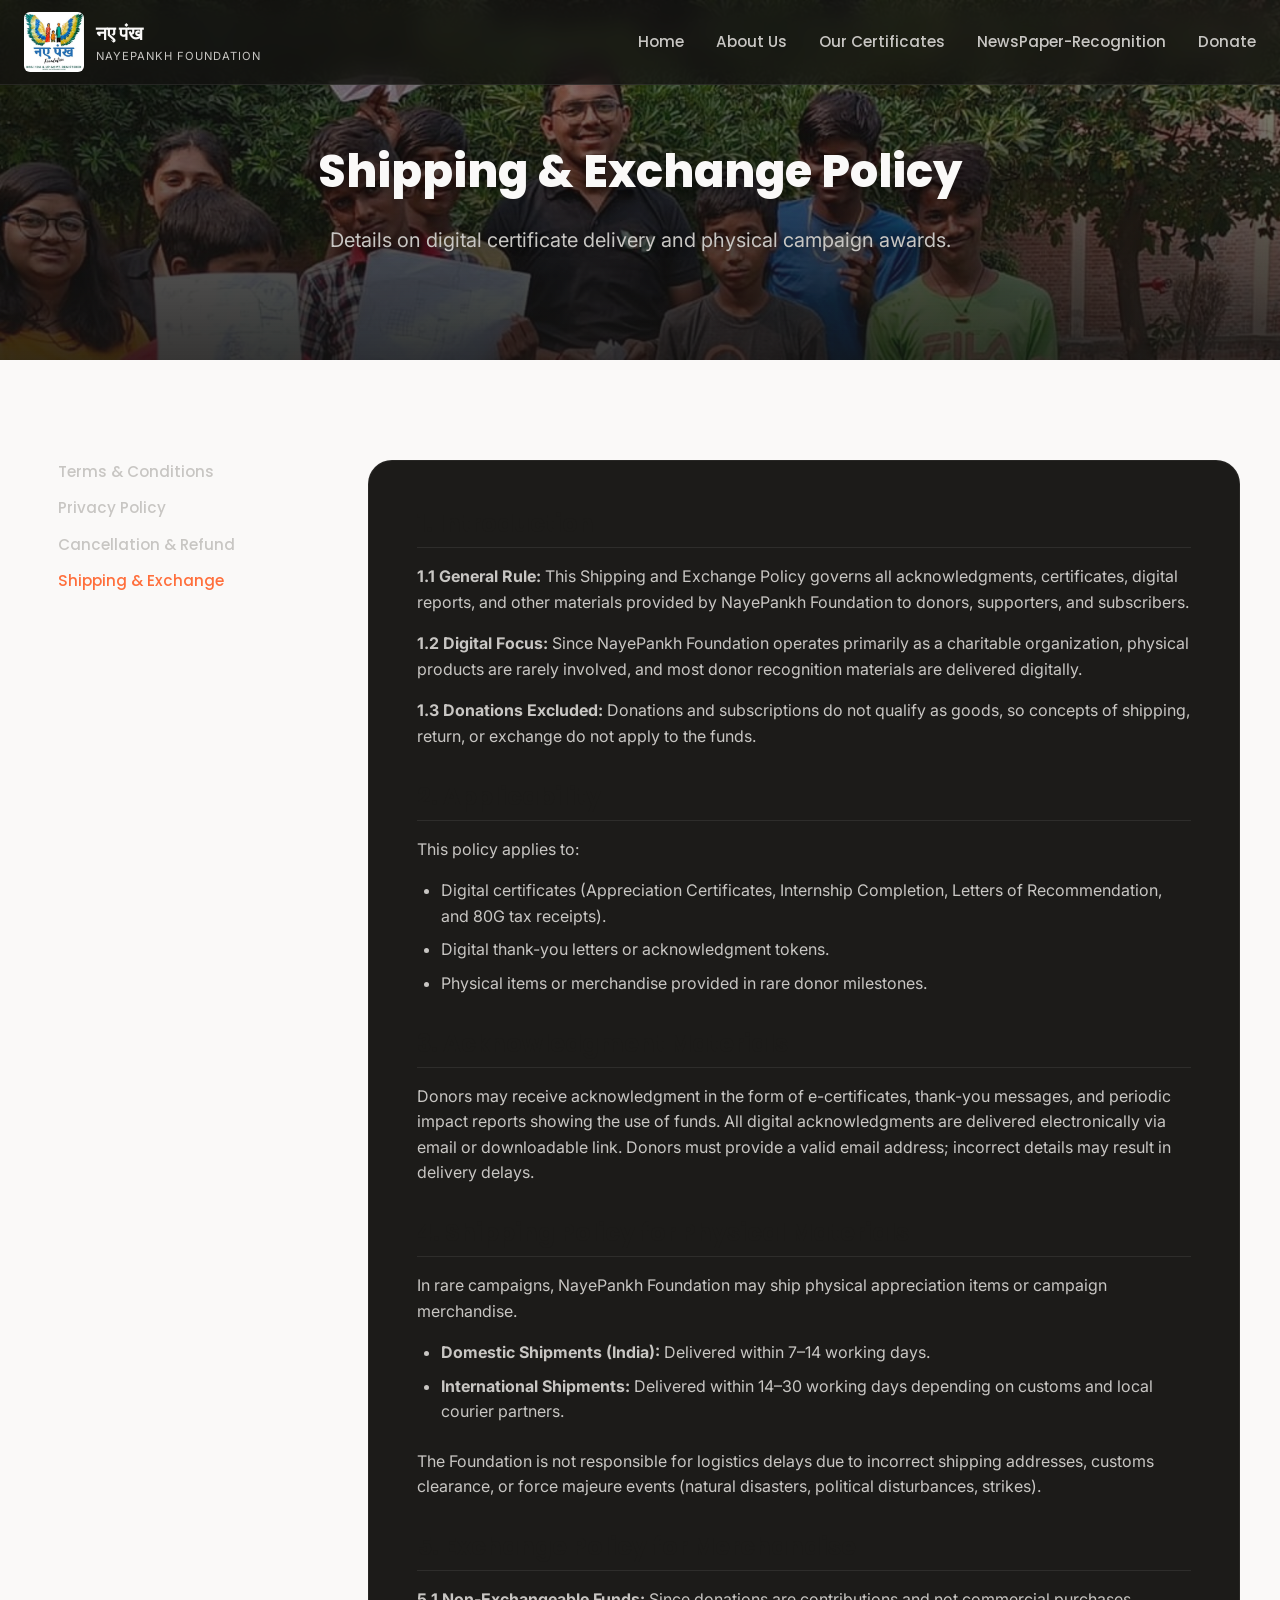
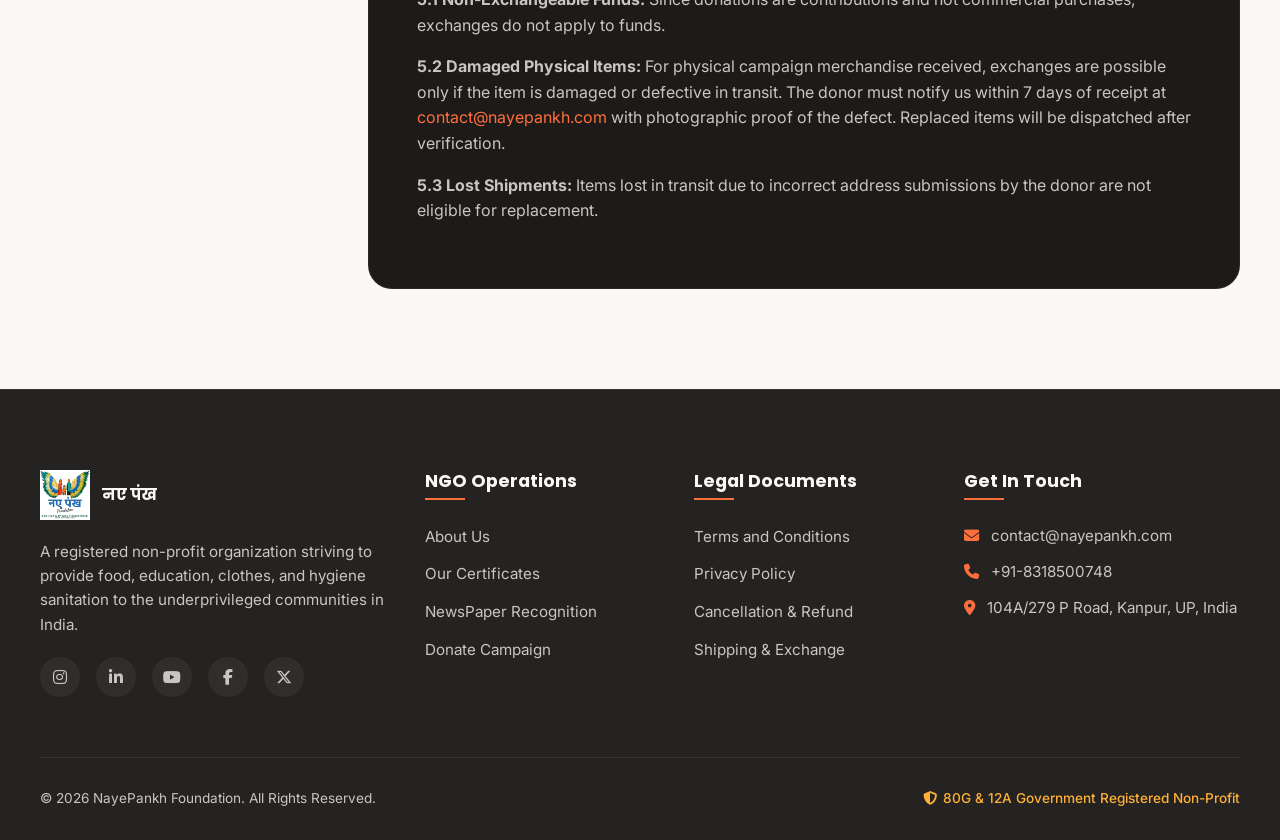
<file: shipping-and-exchange-policy.html>
<!DOCTYPE html>
<html lang="en">
<head>
  <meta charset="utf-8">
  <meta name="viewport" content="width=device-width, initial-scale=1.0">
  <title>Shipping and Exchange Policy | NayePankh Foundation | GOVT. REG. NGO</title>
  <meta name="description" content="Read the Shipping and Exchange Policy for NayePankh Foundation regarding digital certificates and physical tokens of appreciation.">
  
  <!-- Favicons -->
  <link rel="icon" size="16x16" href="assets/logo-AVLW2LLWZkI8v845.png">
  <link rel="icon" size="32x32" href="assets/logo-AVLW2LLWZkI8v845.png">
  <link rel="icon" size="192x192" href="assets/logo-AVLW2LLWZkI8v845.png">
  <link rel="apple-touch-icon" href="assets/logo-AVLW2LLWZkI8v845.png">
  
  <!-- Stylesheets -->
  <link rel="stylesheet" href="styles.css">
  <link rel="stylesheet" href="https://cdnjs.cloudflare.com/ajax/libs/font-awesome/6.7.2/css/all.min.css">
</head>
<body>

  <!-- Sticky Glassmorphism Header -->
  <header class="main-header" id="header">
    <div class="nav-container">
      <a href="index.html" class="logo-link">
        <img src="assets/logo-AVLW2LLWZkI8v845.png" alt="NayePankh Foundation Logo" class="logo-img">
        <div class="logo-info">
          <span class="logo-title">नए पंख</span>
          <span class="logo-subtitle">NayePankh Foundation</span>
        </div>
      </a>
      
      <button class="mobile-menu-btn" id="mobile-toggle" aria-label="Toggle Navigation Menu">
        <i class="fa-solid fa-bars"></i>
      </button>
      
      <nav>
        <ul class="nav-menu" id="nav-menu">
          <li class="nav-item"><a href="index.html">Home</a></li>
          <li class="nav-item"><a href="about-us.html">About Us</a></li>
          <li class="nav-item"><a href="our-certificates.html">Our Certificates</a></li>
          <li class="nav-item"><a href="newspaper-recognition.html">NewsPaper-Recognition</a></li>
          <li class="nav-item"><a href="donate.html">Donate</a></li>
        </ul>
      </nav>
    </div>
  </header>

  <!-- Hero Section -->
  <section class="hero-banner" style="background-image: url('assets/whatsapp-image-2023-02-05-at-9.13.06-am-mp8eQ9De2eHjvE3j.jpeg'); min-height: 40vh; padding: 140px 24px 60px;">
    <div class="hero-overlay"></div>
    <div class="hero-content">
      <h1 class="hero-title" style="font-size: 2.8rem;">Shipping & Exchange Policy</h1>
      <p class="hero-subtitle">Details on digital certificate delivery and physical campaign awards.</p>
    </div>
  </section>

  <!-- Legal Policy Sidebar Layout -->
  <section class="section section-light">
    <div class="section-container">
      <div class="legal-layout">
        
        <!-- Sidebar Navigation -->
        <aside class="legal-sidebar">
          <ul class="legal-menu">
            <li class="legal-menu-item"><a href="terms-and-conditions.html">Terms & Conditions</a></li>
            <li class="legal-menu-item"><a href="privacy-policy.html">Privacy Policy</a></li>
            <li class="legal-menu-item"><a href="cancellation-and-refund.html">Cancellation & Refund</a></li>
            <li class="legal-menu-item active"><a href="shipping-and-exchange-policy.html">Shipping & Exchange</a></li>
          </ul>
        </aside>

        <!-- Main Content -->
        <article class="legal-content">
          <h2>1. Introduction</h2>
          <p><strong>1.1 General Rule:</strong> This Shipping and Exchange Policy governs all acknowledgments, certificates, digital reports, and other materials provided by NayePankh Foundation to donors, supporters, and subscribers.</p>
          <p><strong>1.2 Digital Focus:</strong> Since NayePankh Foundation operates primarily as a charitable organization, physical products are rarely involved, and most donor recognition materials are delivered digitally.</p>
          <p><strong>1.3 Donations Excluded:</strong> Donations and subscriptions do not qualify as goods, so concepts of shipping, return, or exchange do not apply to the funds.</p>

          <h2>2. Applicability</h2>
          <p>This policy applies to:</p>
          <ul>
            <li>Digital certificates (Appreciation Certificates, Internship Completion, Letters of Recommendation, and 80G tax receipts).</li>
            <li>Digital thank-you letters or acknowledgment tokens.</li>
            <li>Physical items or merchandise provided in rare donor milestones.</li>
          </ul>

          <h2>3. Acknowledgment Materials</h2>
          <p>Donors may receive acknowledgment in the form of e-certificates, thank-you messages, and periodic impact reports showing the use of funds. All digital acknowledgments are delivered electronically via email or downloadable link. Donors must provide a valid email address; incorrect details may result in delivery delays.</p>

          <h2>4. Shipping Policy for Physical Materials</h2>
          <p>In rare campaigns, NayePankh Foundation may ship physical appreciation items or campaign merchandise.</p>
          <ul>
            <li><strong>Domestic Shipments (India):</strong> Delivered within 7–14 working days.</li>
            <li><strong>International Shipments:</strong> Delivered within 14–30 working days depending on customs and local courier partners.</li>
          </ul>
          <p>The Foundation is not responsible for logistics delays due to incorrect shipping addresses, customs clearance, or force majeure events (natural disasters, political disturbances, strikes).</p>

          <h2>5. Exchange Policy for Merchandise</h2>
          <p><strong>5.1 Non-Exchangeable Funds:</strong> Since donations are contributions and not commercial purchases, exchanges do not apply to funds.</p>
          <p><strong>5.2 Damaged Physical Items:</strong> For physical campaign merchandise received, exchanges are possible only if the item is damaged or defective in transit. The donor must notify us within 7 days of receipt at <a href="mailto:contact@nayepankh.com" style="color: var(--primary);">contact@nayepankh.com</a> with photographic proof of the defect. Replaced items will be dispatched after verification.</p>
          <p><strong>5.3 Lost Shipments:</strong> Items lost in transit due to incorrect address submissions by the donor are not eligible for replacement.</p>
        </article>

      </div>
    </div>
  </section>

  <!-- Premium Footer -->
  <footer class="main-footer">
    <div class="footer-top">
      <div class="footer-brand">
        <div class="footer-brand-logo">
          <img src="assets/logo-AVLW2LLWZkI8v845.png" alt="NayePankh Foundation Logo">
          <h4 style="margin: 0; padding: 0; border: none;"> नए पंख</h4>
        </div>
        <p>A registered non-profit organization striving to provide food, education, clothes, and hygiene sanitation to the underprivileged communities in India.</p>
        <div class="footer-socials">
          <a href="https://www.instagram.com/nayepankhfoundation" class="footer-social-icon instagram" aria-label="Instagram"><i class="fa-brands fa-instagram"></i></a>
          <a href="https://www.linkedin.com/company/nayepankh" class="footer-social-icon linkedin" aria-label="LinkedIn"><i class="fa-brands fa-linkedin-in"></i></a>
          <a href="https://www.youtube.com/@nayepankhfoundation" class="footer-social-icon youtube" aria-label="YouTube"><i class="fa-brands fa-youtube"></i></a>
          <a href="https://www.facebook.com/nayepankhfoundation" class="footer-social-icon facebook" aria-label="Facebook"><i class="fa-brands fa-facebook-f"></i></a>
          <a href="https://twitter.com/nayepankh"
          class="footer-social-icon twitter" aria-label="X">
          <i class="fa-brands fa-x-twitter"></i></a>
        </div>
      </div>
      
      <div class="footer-column">
        <h4>NGO Operations</h4>
        <ul class="footer-links">
          <li><a href="about-us.html">About Us</a></li>
          <li><a href="our-certificates.html">Our Certificates</a></li>
          <li><a href="newspaper-recognition.html">NewsPaper Recognition</a></li>
          <li><a href="donate.html">Donate Campaign</a></li>
        </ul>
      </div>

      <div class="footer-column">
        <h4>Legal Documents</h4>
        <ul class="footer-links">
          <li><a href="terms-and-conditions.html">Terms and Conditions</a></li>
          <li><a href="privacy-policy.html">Privacy Policy</a></li>
          <li><a href="cancellation-and-refund.html">Cancellation & Refund</a></li>
          <li><a href="shipping-and-exchange-policy.html">Shipping & Exchange</a></li>
        </ul>
      </div>

      <div class="footer-column">
        <h4>Get In Touch</h4>
        <ul class="footer-links" style="color: var(--text-light-muted); font-size: 0.95rem;">
          <li><i class="fa-solid fa-envelope" style="color: var(--primary); margin-right: 8px;"></i> <a href="mailto:contact@nayepankh.com">contact@nayepankh.com</a></li>
          <li><i class="fa-solid fa-phone" style="color: var(--primary); margin-right: 8px;"></i> +91-8318500748</li>
          <li><i class="fa-solid fa-location-dot" style="color: var(--primary); margin-right: 8px;"></i> 104A/279 P Road, Kanpur, UP, India</li>
        </ul>
      </div>
    </div>
    
    <div class="footer-bottom">
      <div class="footer-copyright">
        &copy; 2026 NayePankh Foundation. All Rights Reserved.
      </div>
      <div class="footer-tax-info">
        <i class="fa-solid fa-shield-halved"></i> 80G & 12A Government Registered Non-Profit
      </div>
    </div>
  </footer>

  <script>
    // Header transparency on scroll
    window.addEventListener('scroll', () => {
      const header = document.getElementById('header');
      if (window.scrollY > 50) {
        header.classList.add('scrolled');
      } else {
        header.classList.remove('scrolled');
      }
    });

    // Mobile Navigation Toggle
    const mobileToggle = document.getElementById('mobile-toggle');
    const navMenu = document.getElementById('nav-menu');
    mobileToggle.addEventListener('click', () => {
      if (navMenu.style.display === 'flex') {
        navMenu.style.display = 'none';
      } else {
        navMenu.style.display = 'flex';
        navMenu.style.flexDirection = 'column';
        navMenu.style.position = 'absolute';
        navMenu.style.top = '100%';
        navMenu.style.left = '0';
        navMenu.style.width = '100%';
        navMenu.style.background = 'rgba(19, 18, 17, 0.95)';
        navMenu.style.padding = '20px';
        navMenu.style.borderBottom = '1px solid rgba(255,255,255,0.08)';
      }
    });
  </script>
</body>
</html>
</file>
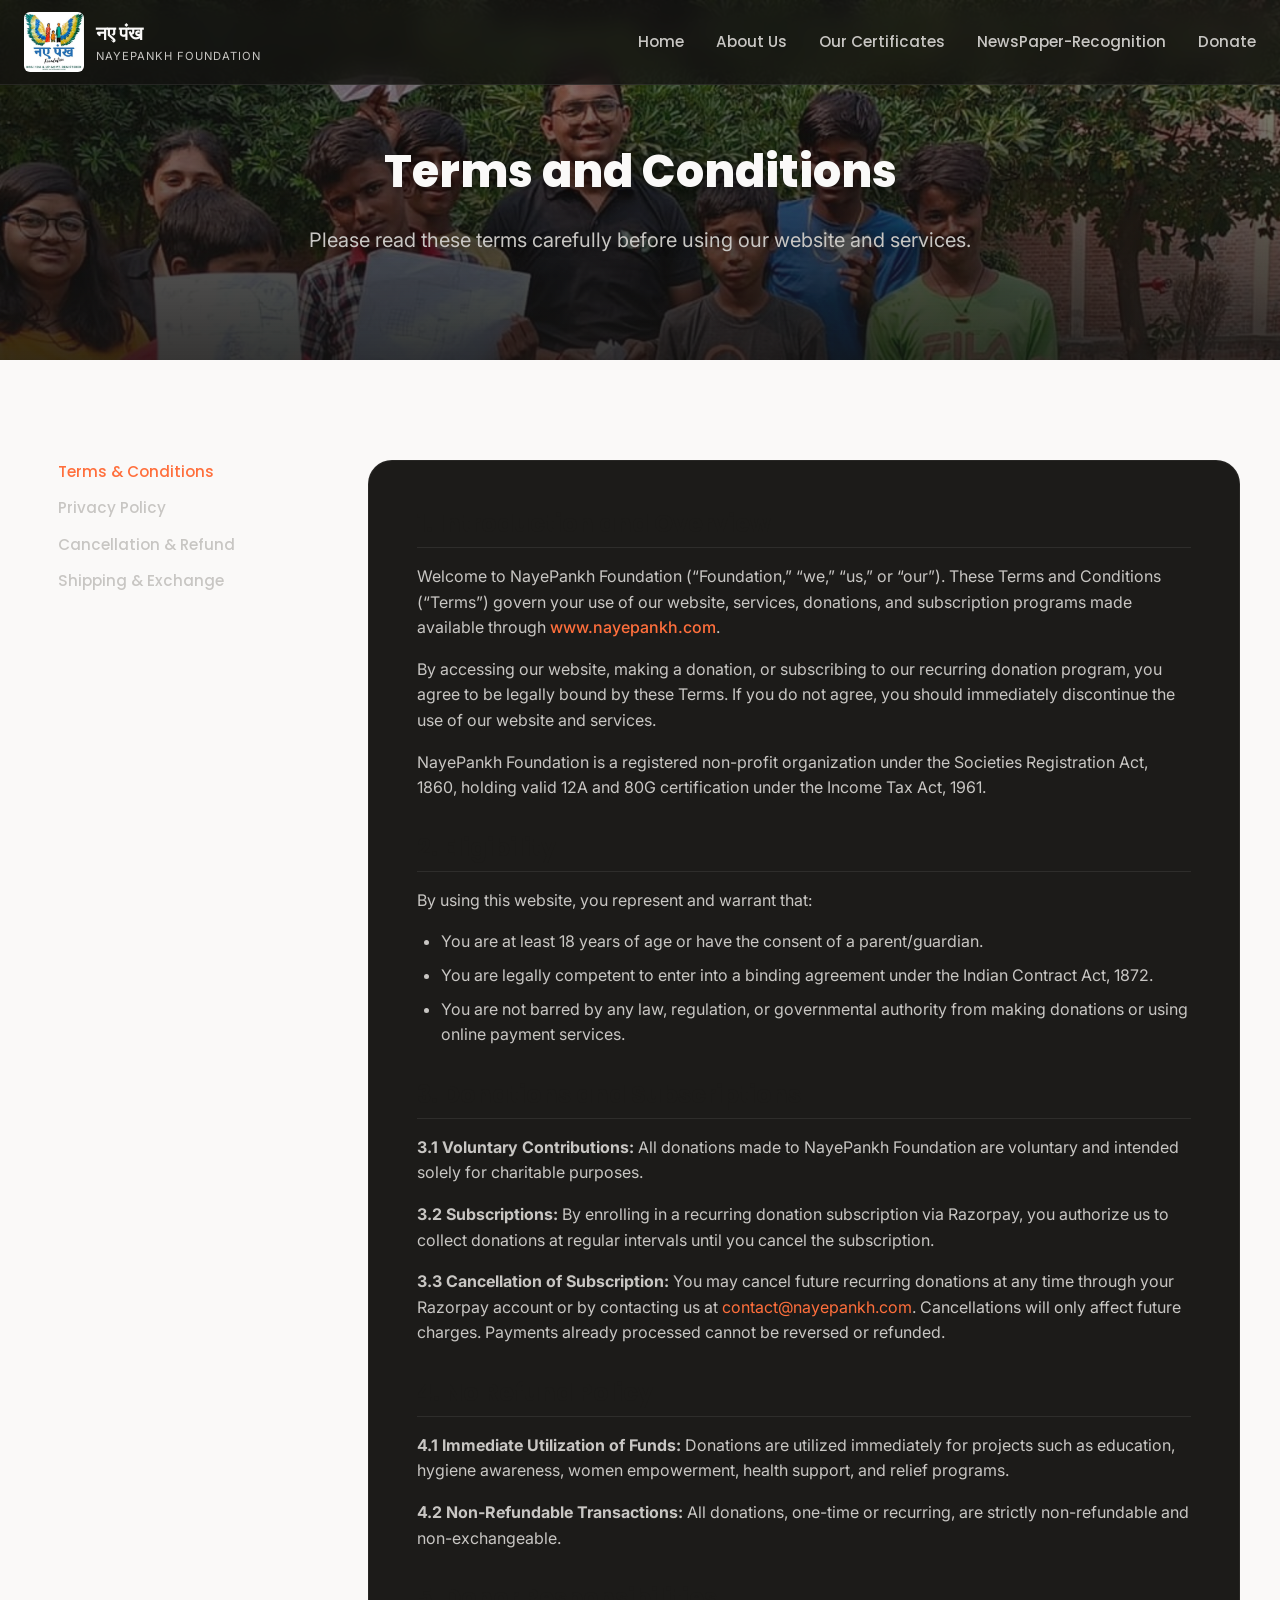
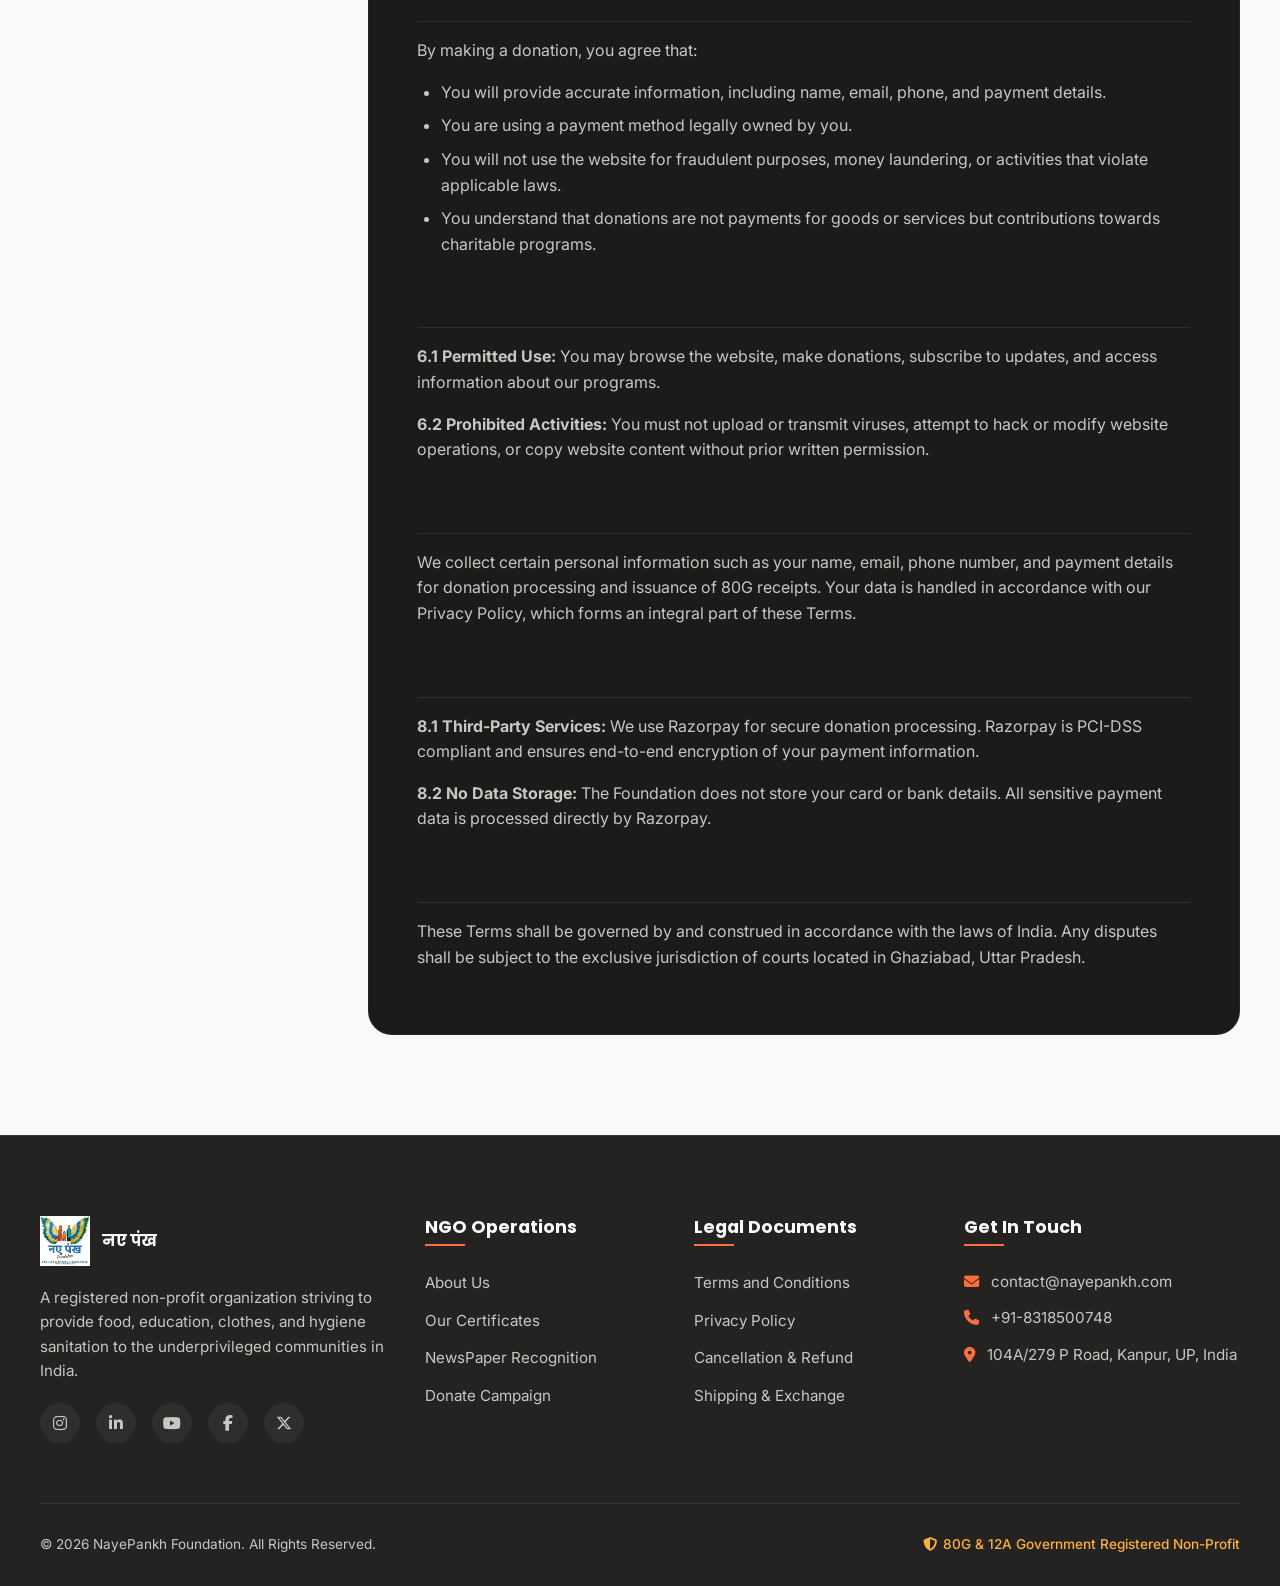
<file: terms-and-conditions.html>
<!DOCTYPE html>
<html lang="en">
<head>
  <meta charset="utf-8">
  <meta name="viewport" content="width=device-width, initial-scale=1.0">
  <title>Terms and Conditions | NayePankh Foundation | GOVT. REG. NGO</title>
  <meta name="description" content="Read the Terms and Conditions for using NayePankh Foundation's website, donation portal, and recurring subscriptions.">
  
  <!-- Favicons -->
  <link rel="icon" size="16x16" href="assets/logo-AVLW2LLWZkI8v845.png">
  <link rel="icon" size="32x32" href="assets/logo-AVLW2LLWZkI8v845.png">
  <link rel="icon" size="192x192" href="assets/logo-AVLW2LLWZkI8v845.png">
  <link rel="apple-touch-icon" href="assets/logo-AVLW2LLWZkI8v845.png">
  
  <!-- Stylesheets -->
  <link rel="stylesheet" href="styles.css">
  <link rel="stylesheet" href="https://cdnjs.cloudflare.com/ajax/libs/font-awesome/6.7.2/css/all.min.css">
</head>
<body>

  <!-- Sticky Glassmorphism Header -->
  <header class="main-header" id="header">
    <div class="nav-container">
      <a href="index.html" class="logo-link">
        <img src="assets/logo-AVLW2LLWZkI8v845.png" alt="NayePankh Foundation Logo" class="logo-img">
        <div class="logo-info">
          <span class="logo-title">नए पंख</span>
          <span class="logo-subtitle">NayePankh Foundation</span>
        </div>
      </a>
      
      <button class="mobile-menu-btn" id="mobile-toggle" aria-label="Toggle Navigation Menu">
        <i class="fa-solid fa-bars"></i>
      </button>
      
      <nav>
        <ul class="nav-menu" id="nav-menu">
          <li class="nav-item"><a href="index.html">Home</a></li>
          <li class="nav-item"><a href="about-us.html">About Us</a></li>
          <li class="nav-item"><a href="our-certificates.html">Our Certificates</a></li>
          <li class="nav-item"><a href="newspaper-recognition.html">NewsPaper-Recognition</a></li>
          <li class="nav-item"><a href="donate.html">Donate</a></li>
        </ul>
      </nav>
    </div>
  </header>

  <!-- Hero Section -->
  <section class="hero-banner" style="background-image: url('assets/whatsapp-image-2023-02-05-at-9.13.06-am-mp8eQ9De2eHjvE3j.jpeg'); min-height: 40vh; padding: 140px 24px 60px;">
    <div class="hero-overlay"></div>
    <div class="hero-content">
      <h1 class="hero-title" style="font-size: 2.8rem;">Terms and Conditions</h1>
      <p class="hero-subtitle">Please read these terms carefully before using our website and services.</p>
    </div>
  </section>

  <!-- Legal Policy Sidebar Layout -->
  <section class="section section-light">
    <div class="section-container">
      <div class="legal-layout">
        
        <!-- Sidebar Navigation -->
        <aside class="legal-sidebar">
          <ul class="legal-menu">
            <li class="legal-menu-item active"><a href="terms-and-conditions.html">Terms & Conditions</a></li>
            <li class="legal-menu-item"><a href="privacy-policy.html">Privacy Policy</a></li>
            <li class="legal-menu-item"><a href="cancellation-and-refund.html">Cancellation & Refund</a></li>
            <li class="legal-menu-item"><a href="shipping-and-exchange-policy.html">Shipping & Exchange</a></li>
          </ul>
        </aside>

        <!-- Main Content -->
        <article class="legal-content">
          <h2>1. Introduction and Overview</h2>
          <p>Welcome to NayePankh Foundation (“Foundation,” “we,” “us,” or “our”). These Terms and Conditions (“Terms”) govern your use of our website, services, donations, and subscription programs made available through <a href="index.html" style="color: var(--primary); font-weight: 500;">www.nayepankh.com</a>.</p>
          <p>By accessing our website, making a donation, or subscribing to our recurring donation program, you agree to be legally bound by these Terms. If you do not agree, you should immediately discontinue the use of our website and services.</p>
          <p>NayePankh Foundation is a registered non-profit organization under the Societies Registration Act, 1860, holding valid 12A and 80G certification under the Income Tax Act, 1961.</p>

          <h2>2. Eligibility</h2>
          <p>By using this website, you represent and warrant that:</p>
          <ul>
            <li>You are at least 18 years of age or have the consent of a parent/guardian.</li>
            <li>You are legally competent to enter into a binding agreement under the Indian Contract Act, 1872.</li>
            <li>You are not barred by any law, regulation, or governmental authority from making donations or using online payment services.</li>
          </ul>

          <h2>3. Donations and Subscriptions</h2>
          <p><strong>3.1 Voluntary Contributions:</strong> All donations made to NayePankh Foundation are voluntary and intended solely for charitable purposes.</p>
          <p><strong>3.2 Subscriptions:</strong> By enrolling in a recurring donation subscription via Razorpay, you authorize us to collect donations at regular intervals until you cancel the subscription.</p>
          <p><strong>3.3 Cancellation of Subscription:</strong> You may cancel future recurring donations at any time through your Razorpay account or by contacting us at <a href="mailto:contact@nayepankh.com" style="color: var(--primary);">contact@nayepankh.com</a>. Cancellations will only affect future charges. Payments already processed cannot be reversed or refunded.</p>

          <h2>4. No Refund Policy</h2>
          <p><strong>4.1 Immediate Utilization of Funds:</strong> Donations are utilized immediately for projects such as education, hygiene awareness, women empowerment, health support, and relief programs.</p>
          <p><strong>4.2 Non-Refundable Transactions:</strong> All donations, one-time or recurring, are strictly non-refundable and non-exchangeable.</p>

          <h2>5. Donor Responsibilities</h2>
          <p>By making a donation, you agree that:</p>
          <ul>
            <li>You will provide accurate information, including name, email, phone, and payment details.</li>
            <li>You are using a payment method legally owned by you.</li>
            <li>You will not use the website for fraudulent purposes, money laundering, or activities that violate applicable laws.</li>
            <li>You understand that donations are not payments for goods or services but contributions towards charitable programs.</li>
          </ul>

          <h2>6. Website Use</h2>
          <p><strong>6.1 Permitted Use:</strong> You may browse the website, make donations, subscribe to updates, and access information about our programs.</p>
          <p><strong>6.2 Prohibited Activities:</strong> You must not upload or transmit viruses, attempt to hack or modify website operations, or copy website content without prior written permission.</p>

          <h2>7. Privacy and Data Protection</h2>
          <p>We collect certain personal information such as your name, email, phone number, and payment details for donation processing and issuance of 80G receipts. Your data is handled in accordance with our Privacy Policy, which forms an integral part of these Terms.</p>

          <h2>8. Payment Gateway</h2>
          <p><strong>8.1 Third-Party Services:</strong> We use Razorpay for secure donation processing. Razorpay is PCI-DSS compliant and ensures end-to-end encryption of your payment information.</p>
          <p><strong>8.2 No Data Storage:</strong> The Foundation does not store your card or bank details. All sensitive payment data is processed directly by Razorpay.</p>

          <h2>9. Governing Law and Jurisdiction</h2>
          <p>These Terms shall be governed by and construed in accordance with the laws of India. Any disputes shall be subject to the exclusive jurisdiction of courts located in Ghaziabad, Uttar Pradesh.</p>
        </article>

      </div>
    </div>
  </section>

  <!-- Premium Footer -->
  <footer class="main-footer">
    <div class="footer-top">
      <div class="footer-brand">
        <div class="footer-brand-logo">
          <img src="assets/logo-AVLW2LLWZkI8v845.png" alt="NayePankh Foundation Logo">
          <h4 style="margin: 0; padding: 0; border: none;"> नए पंख</h4>
        </div>
        <p>A registered non-profit organization striving to provide food, education, clothes, and hygiene sanitation to the underprivileged communities in India.</p>
        <div class="footer-socials">
          <a href="http://www.instagram.com/nayepankhfoundation" class="footer-social-icon instagram" aria-label="Instagram"><i class="fa-brands fa-instagram"></i></a>
          <a href="https://www.linkedin.com/company/nayepankh" class="footer-social-icon linkedin" aria-label="LinkedIn"><i class="fa-brands fa-linkedin-in"></i></a>
          <a href="https://www.youtube.com/@nayepankhfoundation" class="footer-social-icon youtube" aria-label="YouTube"><i class="fa-brands fa-youtube"></i></a>
          <a href="http://www.facebook.com/nayepankhfoundation" class="footer-social-icon facebook" aria-label="Facebook"><i class="fa-brands fa-facebook-f"></i></a>
          <a href="https://twitter.com/nayepankh"
          class="footer-social-icon twitter" aria-label="X">
          <i class="fa-brands fa-x-twitter"></i></a>
        </div>
      </div>
      
      <div class="footer-column">
        <h4>NGO Operations</h4>
        <ul class="footer-links">
          <li><a href="about-us.html">About Us</a></li>
          <li><a href="our-certificates.html">Our Certificates</a></li>
          <li><a href="newspaper-recognition.html">NewsPaper Recognition</a></li>
          <li><a href="donate.html">Donate Campaign</a></li>
        </ul>
      </div>

      <div class="footer-column">
        <h4>Legal Documents</h4>
        <ul class="footer-links">
          <li><a href="terms-and-conditions.html">Terms and Conditions</a></li>
          <li><a href="privacy-policy.html">Privacy Policy</a></li>
          <li><a href="cancellation-and-refund.html">Cancellation & Refund</a></li>
          <li><a href="shipping-and-exchange-policy.html">Shipping & Exchange</a></li>
        </ul>
      </div>

      <div class="footer-column">
        <h4>Get In Touch</h4>
        <ul class="footer-links" style="color: var(--text-light-muted); font-size: 0.95rem;">
          <li><i class="fa-solid fa-envelope" style="color: var(--primary); margin-right: 8px;"></i> <a href="mailto:contact@nayepankh.com">contact@nayepankh.com</a></li>
          <li><i class="fa-solid fa-phone" style="color: var(--primary); margin-right: 8px;"></i> +91-8318500748</li>
          <li><i class="fa-solid fa-location-dot" style="color: var(--primary); margin-right: 8px;"></i> 104A/279 P Road, Kanpur, UP, India</li>
        </ul>
      </div>
    </div>
    
    <div class="footer-bottom">
      <div class="footer-copyright">
        &copy; 2026 NayePankh Foundation. All Rights Reserved.
      </div>
      <div class="footer-tax-info">
        <i class="fa-solid fa-shield-halved"></i> 80G & 12A Government Registered Non-Profit
      </div>
    </div>
  </footer>

  <script>
    // Header transparency on scroll
    window.addEventListener('scroll', () => {
      const header = document.getElementById('header');
      if (window.scrollY > 50) {
        header.classList.add('scrolled');
      } else {
        header.classList.remove('scrolled');
      }
    });

    // Mobile Navigation Toggle
    const mobileToggle = document.getElementById('mobile-toggle');
    const navMenu = document.getElementById('nav-menu');
    mobileToggle.addEventListener('click', () => {
      if (navMenu.style.display === 'flex') {
        navMenu.style.display = 'none';
      } else {
        navMenu.style.display = 'flex';
        navMenu.style.flexDirection = 'column';
        navMenu.style.position = 'absolute';
        navMenu.style.top = '100%';
        navMenu.style.left = '0';
        navMenu.style.width = '100%';
        navMenu.style.background = 'rgba(19, 18, 17, 0.95)';
        navMenu.style.padding = '20px';
        navMenu.style.borderBottom = '1px solid rgba(255,255,255,0.08)';
      }
    });
  </script>
</body>
</html>
</file>
<file: styles.css>
/* -------------------------------------------------------------
   NayePankh Foundation - Unified Design System & Modern CSS
   ------------------------------------------------------------- */

/* Import Premium Fonts */
@import url('https://fonts.googleapis.com/css2?family=Poppins:wght@400;500;600;700&family=Inter:wght@400;500;600&display=swap');

:root {
  /* Color System */
  --bg-dark: #131211;
  --bg-dark-card: #1c1b19;
  --bg-dark-accent: #252321;
  
  --bg-light: #FAF9F8;
  --bg-light-card: #ffffff;
  --bg-light-accent: #f2f1ef;
  
  --primary: #ff6f3c;
  --primary-hover: #ff5316;
  --primary-glow: rgba(255, 111, 60, 0.35);
  --primary-gradient: linear-gradient(135deg, #ff8c5a 0%, #ff5316 100%);
  
  --secondary: #ffb037;
  --secondary-gradient: linear-gradient(135deg, #ffc266 0%, #ff9e0a 100%);
  
  --text-light: #faf9f8;
  --text-light-muted: #c8c6c3;
  --text-dark: #1c1b19;
  --text-dark-muted: #5e5c59;
  
  /* Borders & Shadows */
  --radius-sm: 6px;
  --radius-md: 12px;
  --radius-lg: 24px;
  --radius-full: 9999px;
  
  --shadow-sm: 0 2px 8px rgba(0, 0, 0, 0.08);
  --shadow-md: 0 8px 24px rgba(0, 0, 0, 0.12);
  --shadow-lg: 0 16px 40px rgba(0, 0, 0, 0.16);
  --shadow-glow: 0 0 20px var(--primary-glow);
  
  /* Transitions */
  --transition-fast: 0.2s cubic-bezier(0.4, 0, 0.2, 1);
  --transition-normal: 0.3s cubic-bezier(0.4, 0, 0.2, 1);
  --transition-slow: 0.5s cubic-bezier(0.4, 0, 0.2, 1);
}

/* Reset and Global Styles */
* {
  box-sizing: border-box;
  margin: 0;
  padding: 0;
}

html {
  scroll-behavior: smooth;
  font-size: 16px;
}

body {
  font-family: 'Inter', sans-serif;
  background-color: var(--bg-dark);
  color: var(--text-light);
  line-height: 1.6;
  overflow-x: hidden;
}

h1, h2, h3, h4, h5, h6 {
  font-family: 'Poppins', sans-serif;
  font-weight: 700;
  line-height: 1.25;
  color: var(--text-light);
}

a {
  text-decoration: none;
  color: inherit;
  transition: var(--transition-fast);
}

img {
  max-width: 100%;
  height: auto;
  display: block;
}

/* -------------------------------------------------------------
   Common Layout Components
   ------------------------------------------------------------- */

/* Header / Navigation */
.main-header {
  position: fixed;
  top: 0;
  left: 0;
  width: 100%;
  z-index: 1000;
  backdrop-filter: blur(12px);
  -webkit-backdrop-filter: blur(12px);
  background: rgba(19, 18, 17, 0.75);
  border-bottom: 1px solid rgba(255, 255, 255, 0.08);
  transition: var(--transition-normal);
}

.main-header.scrolled {
  background: rgba(19, 18, 17, 0.92);
  box-shadow: var(--shadow-md);
}

.nav-container {
  max-width: 1280px;
  margin: 0 auto;
  padding: 12px 24px;
  display: flex;
  justify-content: space-between;
  align-items: center;
}

.logo-link {
  display: flex;
  align-items: center;
  gap: 12px;
}

.logo-img {
  height: 60px;
  width: 60px;
  object-fit: contain;
  background: transparent;
  border-radius: var(--radius-sm);
  border: none;
  outline: none;
  transition: var(--transition-fast);
}

.logo-img:hover {
  box-shadow: 0 0 12px var(--primary-glow);
  transform: scale(1.05);
}

.logo-info {
  display: flex;
  flex-direction: column;
}

.logo-title {
  font-size: 1.2rem;
  font-weight: 700;
  color: var(--text-light);
}

.logo-subtitle {
  font-size: 0.7rem;
  color: var(--text-light-muted);
  text-transform: uppercase;
  letter-spacing: 1px;
}

.nav-menu {
  display: flex;
  align-items: center;
  list-style: none;
  gap: 32px;
}

.nav-item a {
  font-family: 'Poppins', sans-serif;
  font-weight: 500;
  font-size: 0.95rem;
  color: var(--text-light-muted);
  position: relative;
  padding: 8px 0;
}

.nav-item a:hover, .nav-item.active a {
  color: var(--text-light);
}

.nav-item a::after {
  content: '';
  position: absolute;
  bottom: 0;
  left: 0;
  width: 0;
  height: 2px;
  background-color: var(--primary);
  transition: var(--transition-fast);
}

.nav-item a:hover::after, .nav-item.active a::after {
  width: 100%;
}

.mobile-menu-btn {
  display: none;
  background: none;
  border: none;
  color: var(--text-light);
  font-size: 1.5rem;
  cursor: pointer;
}

/* Buttons */
.btn {
  display: inline-flex;
  align-items: center;
  justify-content: center;
  font-family: 'Poppins', sans-serif;
  font-weight: 600;
  padding: 12px 28px;
  border-radius: var(--radius-full);
  font-size: 0.95rem;
  cursor: pointer;
  border: none;
  transition: var(--transition-normal);
  gap: 8px;
}

.btn-primary {
  background: var(--primary-gradient);
  color: var(--text-light);
  box-shadow: 0 4px 14px rgba(255, 111, 60, 0.4);
}

.btn-primary:hover {
  transform: translateY(-2px);
  box-shadow: 0 6px 20px rgba(255, 111, 60, 0.6);
  background: linear-gradient(135deg, #ff9b70 0%, #ff3b00 100%);
}

.btn-secondary {
  background: rgba(255, 255, 255, 0.08);
  border: 1px solid rgba(255, 255, 255, 0.15);
  color: var(--text-light);
}

.btn-secondary:hover {
  background: rgba(255, 255, 255, 0.15);
  transform: translateY(-2px);
}

.btn-light {
  background: var(--bg-light-card);
  color: var(--text-dark);
  box-shadow: var(--shadow-sm);
}

.btn-light:hover {
  background: var(--bg-light-accent);
  transform: translateY(-2px);
  box-shadow: var(--shadow-md);
}

/* Sections */
.section {
  padding: 100px 24px;
}

.section-dark {
  background-color: var(--bg-dark);
}

.section-dark-alt {
  background-color: var(--bg-dark-accent);
}

.section-light {
  background-color: var(--bg-light);
  color: var(--text-dark);
}

.section-light h1, .section-light h2, .section-light h3, .section-light h4 {
  color: var(--text-dark);
}

.section-container {
  max-width: 1200px;
  margin: 0 auto;
}

.section-header {
  text-align: center;
  margin-bottom: 60px;
}

.section-subtitle {
  text-transform: uppercase;
  color: var(--primary);
  font-size: 0.9rem;
  letter-spacing: 2px;
  margin-bottom: 8px;
  font-family: 'Poppins', sans-serif;
  font-weight: 600;
}

.section-title {
  font-size: 2.2rem;
  margin-bottom: 16px;
}

.section-description {
  max-width: 600px;
  margin: 0 auto;
  color: var(--text-light-muted);
  font-size: 1.05rem;
}

.section-light .section-description {
  color: var(--text-dark-muted);
}

/* Forms */
.form-group {
  margin-bottom: 24px;
}

.form-label {
  display: block;
  font-family: 'Poppins', sans-serif;
  font-weight: 500;
  font-size: 0.9rem;
  margin-bottom: 8px;
}

.form-control {
  width: 100%;
  padding: 14px 18px;
  border-radius: var(--radius-md);
  border: 1px solid rgba(255, 255, 255, 0.15);
  background: rgba(255, 255, 255, 0.05);
  color: var(--text-light);
  font-family: inherit;
  font-size: 1rem;
  transition: var(--transition-fast);
}

.form-control:focus {
  outline: none;
  border-color: var(--primary);
  background: rgba(255, 255, 255, 0.08);
  box-shadow: 0 0 0 3px var(--primary-glow);
}

.section-light .form-control {
  border: 1px solid rgba(0, 0, 0, 0.15);
  background: var(--bg-light-card);
  color: var(--text-dark);
}

.section-light .form-control:focus {
  border-color: var(--primary);
  background: var(--bg-light-card);
}

/* -------------------------------------------------------------
   Page Specific Components
   ------------------------------------------------------------- */

/* Hero Banner */
.hero-banner {
  position: relative;
  min-height: 100vh;
  display: flex;
  align-items: center;
  justify-content: center;
  background-size: cover;
  background-position: center;
  background-attachment: fixed;
  padding: 120px 24px 80px;
}

.hero-overlay {
  position: absolute;
  top: 0;
  left: 0;
  width: 100%;
  height: 100%;
  background: linear-gradient(rgba(19, 18, 17, 0.45) 0%, rgba(19, 18, 17, 0.85) 100%);
  z-index: 1;
}

.hero-content {
  position: relative;
  z-index: 2;
  max-width: 800px;
  text-align: center;
  color: var(--text-light);
}

.hero-badge {
  display: inline-block;
  background: rgba(255, 111, 60, 0.15);
  border: 1px solid rgba(255, 111, 60, 0.3);
  padding: 6px 16px;
  border-radius: var(--radius-full);
  font-size: 0.85rem;
  font-weight: 600;
  text-transform: uppercase;
  letter-spacing: 1px;
  color: var(--primary);
  margin-bottom: 24px;
}

.hero-title {
  font-size: 3.5rem;
  font-weight: 800;
  margin-bottom: 24px;
  text-shadow: 0 4px 12px rgba(0, 0, 0, 0.4);
}

.hero-subtitle {
  font-size: 1.25rem;
  margin-bottom: 40px;
  color: var(--text-light-muted);
  text-shadow: 0 2px 8px rgba(0, 0, 0, 0.4);
}

.hero-actions {
  display: flex;
  gap: 16px;
  justify-content: center;
}

/* Grid & Cards */
.split-layout {
  display: grid;
  grid-template-columns: 1fr 1fr;
  gap: 60px;
  align-items: center;
}

.about-image-wrapper {
  position: relative;
  border-radius: var(--radius-lg);
  overflow: hidden;
  box-shadow: var(--shadow-lg);
}

.about-image {
  width: 100%;
  transition: var(--transition-slow);
}

.about-image-wrapper:hover .about-image {
  transform: scale(1.05);
}

.about-details {
  display: flex;
  flex-direction: column;
  gap: 24px;
}

.about-text {
  font-size: 1.1rem;
  color: var(--text-light-muted);
}

.section-light .about-text {
  color: var(--text-dark-muted);
}

.about-buttons {
  display: flex;
  gap: 16px;
  margin-top: 12px;
}

/* Carousel/Slideshow styles */
.carousel-section {
  position: relative;
  background-size: cover;
  background-position: center;
  padding: 100px 24px;
}

.carousel-overlay {
  position: absolute;
  top: 0;
  left: 0;
  width: 100%;
  height: 100%;
  background: rgba(19, 18, 17, 0.75);
  z-index: 1;
}

.carousel-container {
  position: relative;
  z-index: 2;
  max-width: 1000px;
  margin: 0 auto;
}

.carousel-slide {
  background: #fff;
  color: var(--text-dark);
  border-radius: var(--radius-lg);
  overflow: hidden;
  box-shadow: var(--shadow-lg);
  display: flex;
  align-items: center;
  min-height: 450px;
  transition: all 0.5s ease;
}

.carousel-slide:hover {
  transform: translateY(-4px);
  box-shadow: 0 20px 50px rgba(0, 0, 0, 0.2);
}

.carousel-img-side {
  flex: 0 0 50%;
  min-height: 320px;
  background-size: cover;
  background-position: center;
}

.carousel-content-side {
  flex: 1.2;
  padding: 48px;
  display: flex;
  flex-direction: column;
  justify-content: center;
  text-align: center;
}

.carousel-quote {
  font-size: 1.3rem;
  font-style: italic;
  margin-bottom: 24px;
  position: relative;
  line-height: 1.6;
  text-align: center;
}

.carousel-quote::before {
  content: '“';
  font-family: 'Poppins', sans-serif;
  font-size: 5rem;
  color: rgba(255, 111, 60, 0.15);
  position: absolute;
  top: -45px;
  left: -20px;
}

.carousel-author {
  font-weight: 600;
  color: var(--primary);
  font-family: 'Poppins', sans-serif;
}

.carousel-nav {
  display: flex;
  justify-content: center;
  gap: 12px;
  margin-top: 32px;
}

.carousel-dot {
  width: 12px;
  height: 12px;
  border-radius: var(--radius-full);
  background: rgba(255, 255, 255, 0.3);
  border: none;
  cursor: pointer;
  transition: var(--transition-fast);
}

.carousel-dot.active {
  background: var(--primary);
  width: 28px;
}

/* Testimonials / Quotes */
.testimonial-card {
  background: var(--bg-dark-card);
  padding: 48px;
  border-radius: var(--radius-lg);
  border: 1px solid rgba(255, 255, 255, 0.05);
  text-align: center;
  max-width: 800px;
  margin: 0 auto;
  box-shadow: var(--shadow-md);
}

.testimonial-quote {
  font-size: 1.6rem;
  font-weight: 500;
  margin-bottom: 24px;
  color: var(--text-light);
  line-height: 1.4;
}

.testimonial-author {
  font-family: 'Poppins', sans-serif;
  font-weight: 600;
  color: var(--primary);
  text-transform: uppercase;
  letter-spacing: 1px;
}

.testimonial-role {
  font-size: 0.85rem;
  color: var(--text-light-muted);
  margin-top: 4px;
}

/* Certificate & Newspaper Grids */
.portfolio-grid {
  display: grid;
  grid-template-columns: repeat(auto-fit, minmax(320px, 1fr));
  gap: 32px;
  justify-items: center;
}

.portfolio-item {
  width: 100%;
  max-width: 320px;
  border-radius: var(--radius-md);
  overflow: hidden;
  box-shadow: var(--shadow-md);
  background: var(--bg-dark-card);
  border: 1px solid rgba(255, 255, 255, 0.05);
  transition: var(--transition-normal);
  cursor: pointer;
}

/* When the last row has fewer than 3 items, center the entire grid content. */
.portfolio-grid.center-last-row {
  justify-content: center;
}

@media (min-width: 960px) {
  .portfolio-grid.center-last-row.remainder-1 .portfolio-item:last-child {
    grid-column: 2;
  }
  .portfolio-grid.center-last-row.remainder-2 .portfolio-item:nth-last-child(2) {
    grid-column: 2;
  }
  .portfolio-grid.center-last-row.remainder-2 .portfolio-item:last-child {
    grid-column: 3;
  }
}

.portfolio-item:hover {
  transform: translateY(-8px);
  box-shadow: var(--shadow-lg);
  border-color: rgba(255, 111, 60, 0.25);
}

.portfolio-img-wrapper {
  position: relative;
  overflow: hidden;
  aspect-ratio: 4/5;
  background: #fff;
}

.portfolio-img {
  width: 100%;
  height: 100%;
  object-fit: contain;
  padding: 16px;
  transition: var(--transition-slow);
}

.portfolio-item:hover .portfolio-img {
  transform: scale(1.03);
}

.portfolio-info {
  padding: 20px;
}

.portfolio-title {
  font-size: 1.1rem;
  margin-bottom: 8px;
  font-weight: 600;
}

.portfolio-category {
  font-size: 0.85rem;
  color: var(--primary);
  font-weight: 500;
  text-transform: uppercase;
}

/* Donation Cards on Donate page */
.donation-grid {
  display: grid;
  grid-template-columns: repeat(auto-fit, minmax(300px, 1fr));
  gap: 32px;
  margin-top: 48px;
}

.donation-card {
  background: var(--bg-dark-card);
  border-radius: var(--radius-lg);
  padding: 40px;
  border: 1px solid rgba(255, 255, 255, 0.05);
  text-align: center;
  transition: var(--transition-normal);
  display: flex;
  flex-direction: column;
}

.donation-card:hover {
  transform: translateY(-8px);
  border-color: rgba(255, 111, 60, 0.3);
  box-shadow: var(--shadow-lg);
}

.donation-amount {
  font-size: 2.5rem;
  font-weight: 700;
  color: var(--primary);
  margin: 16px 0;
  font-family: 'Poppins', sans-serif;
}

.donation-impact {
  font-size: 1.1rem;
  font-weight: 600;
  margin-bottom: 24px;
}

.donation-features {
  list-style: none;
  margin-bottom: 32px;
  display: flex;
  flex-direction: column;
  gap: 12px;
  color: var(--text-light-muted);
  flex-grow: 1;
}

/* Contact Details */
.contact-grid {
  display: grid;
  grid-template-columns: 1.2fr 1fr;
  gap: 60px;
}

.contact-info-panel {
  display: flex;
  flex-direction: column;
  gap: 40px;
}

.contact-card {
  background: var(--bg-dark-card);
  border-radius: var(--radius-md);
  padding: 24px;
  border: 1px solid rgba(255, 255, 255, 0.05);
  display: flex;
  align-items: flex-start;
  gap: 16px;
}

.contact-icon {
  font-size: 1.5rem;
  color: var(--primary);
  background: rgba(255, 111, 60, 0.1);
  padding: 12px;
  border-radius: var(--radius-sm);
  display: flex;
  align-items: center;
  justify-content: center;
}

.contact-details-text h4 {
  font-size: 1rem;
  margin-bottom: 4px;
}

.contact-details-text p {
  color: var(--text-light-muted);
  font-size: 0.95rem;
}

/* -------------------------------------------------------------
   Legal Policies Components
   ------------------------------------------------------------- */
.legal-layout {
  display: grid;
  grid-template-columns: 280px 1fr;
  gap: 48px;
}

.legal-sidebar {
  position: sticky;
  top: 100px;
  height: fit-content;
}

.legal-menu {
  list-style: none;
  display: flex;
  flex-direction: column;
  gap: 12px;
  border-left: 2px solid rgba(255, 255, 255, 0.08);
  padding-left: 16px;
}

.legal-menu-item a {
  color: var(--text-light-muted);
  font-weight: 500;
  display: block;
  font-family: 'Poppins', sans-serif;
  font-size: 0.95rem;
}

.legal-menu-item.active a, .legal-menu-item a:hover {
  color: var(--primary);
}

.legal-content {
  background: var(--bg-dark-card);
  border-radius: var(--radius-lg);
  padding: 48px;
  border: 1px solid rgba(255, 255, 255, 0.05);
}

.legal-content h2 {
  font-size: 1.5rem;
  margin: 32px 0 16px;
  border-bottom: 1px solid rgba(255, 255, 255, 0.08);
  padding-bottom: 8px;
}

.legal-content h2:first-of-type {
  margin-top: 0;
}

.legal-content p {
  color: var(--text-light-muted);
  margin-bottom: 16px;
  font-size: 1rem;
}

.legal-content ul, .legal-content ol {
  margin-left: 24px;
  margin-bottom: 24px;
  color: var(--text-light-muted);
}

.legal-content li {
  margin-bottom: 8px;
}

/* Footer styles */
.main-footer {
  background-color: var(--bg-dark-accent);
  border-top: 1px solid rgba(255, 255, 255, 0.08);
  padding: 80px 24px 30px;
}

.footer-top {
  max-width: 1200px;
  margin: 0 auto 60px;
  display: grid;
  grid-template-columns: 1.5fr 1fr 1fr 1.2fr;
  gap: 40px;
}

.footer-brand {
  display: flex;
  flex-direction: column;
  gap: 20px;
}

.footer-brand-logo {
  display: flex;
  align-items: center;
  gap: 12px;
}

.footer-brand-logo img {
  height: 50px;
}

.footer-brand p {
  color: var(--text-light-muted);
  font-size: 0.95rem;
}

.footer-column h4 {
  font-size: 1.1rem;
  margin-bottom: 24px;
  position: relative;
  padding-bottom: 8px;
}

.footer-column h4::after {
  content: '';
  position: absolute;
  bottom: 0;
  left: 0;
  width: 40px;
  height: 2px;
  background-color: var(--primary);
}

.footer-links {
  list-style: none;
  display: flex;
  flex-direction: column;
  gap: 12px;
}

.footer-links a {
  color: var(--text-light-muted);
  font-size: 0.95rem;
}

.footer-links a:hover {
  color: var(--primary);
  padding-left: 4px;
}

.footer-socials {
  display: flex;
  gap: 16px;
}

.footer-social-icon {
  display: inline-flex;
  align-items: center;
  justify-content: center;
  width: 40px;
  height: 40px;
  border-radius: var(--radius-full);
  background: rgba(255, 255, 255, 0.05);
  color: var(--text-light-muted);
  transition: var(--transition-normal);
}

.footer-social-icon:hover {
  color: var(--text-light);
  transform: translateY(-2px);
}

/* Hover Accent Colors for Social Networks */
.footer-social-icon.instagram:hover { background: #e1306c; }
.footer-social-icon.linkedin:hover { background: #0077b5; }
.footer-social-icon.youtube:hover { background: #ff0000; }
.footer-social-icon.facebook:hover { background: #1877f2; }
.footer-social-icon.twitter:hover { background: #1da1f2; }

.footer-bottom {
  border-top: 1px solid rgba(255, 255, 255, 0.08);
  max-width: 1200px;
  margin: 0 auto;
  padding-top: 30px;
  display: flex;
  justify-content: space-between;
  align-items: center;
  flex-wrap: wrap;
  gap: 20px;
}

.footer-copyright {
  font-size: 0.85rem;
  color: var(--text-light-muted);
}

.footer-tax-info {
  font-size: 0.85rem;
  color: var(--secondary);
  font-weight: 500;
  display: flex;
  align-items: center;
  gap: 6px;
}

/* -------------------------------------------------------------
   Responsive Media Queries
   ------------------------------------------------------------- */
@media (max-width: 1024px) {
  .nav-menu {
    gap: 20px;
  }
  
  .split-layout, .contact-grid {
    gap: 40px;
  }
  
  .hero-title {
    font-size: 2.8rem;
  }
  
  .legal-layout {
    grid-template-columns: 1fr;
  }
  
  .legal-sidebar {
    position: static;
    margin-bottom: 24px;
  }
  
  .legal-menu {
    flex-direction: row;
    flex-wrap: wrap;
    border-left: none;
    border-bottom: 2px solid rgba(255, 255, 255, 0.08);
    padding-left: 0;
    padding-bottom: 12px;
    gap: 20px;
  }
}

@media (max-width: 768px) {
  .nav-menu {
    display: none; /* Mobile navigation would normally hook to toggle drawer */
  }
  
  .mobile-menu-btn {
    display: block;
  }
  
  .split-layout, .contact-grid {
    grid-template-columns: 1fr;
  }
  
  .about-image-wrapper {
    order: -1;
  }
   
  .carousel-slide {
    flex-direction: column;
  }

  .carousel-img-side {
    width: 100%;
    min-height: 250px;
    flex: none;
    display: block;
    background-size: cover;
    background-position: center;
  }

  .carousel-content-side {
    padding: 32px;
  }
  
  .footer-top {
    grid-template-columns: 1fr 1fr;
  }
  
  .hero-title {
    font-size: 2.2rem;
  }
  
  .hero-subtitle {
    font-size: 1.1rem;
  }
}

@media (max-width: 480px) {
  .footer-top {
    grid-template-columns: 1fr;
  }
  
  .hero-actions {
    flex-direction: column;
  }
  
  .btn {
    width: 100%;
  }
  
  .footer-bottom {
    flex-direction: column;
    text-align: center;
  }
}
</file>
